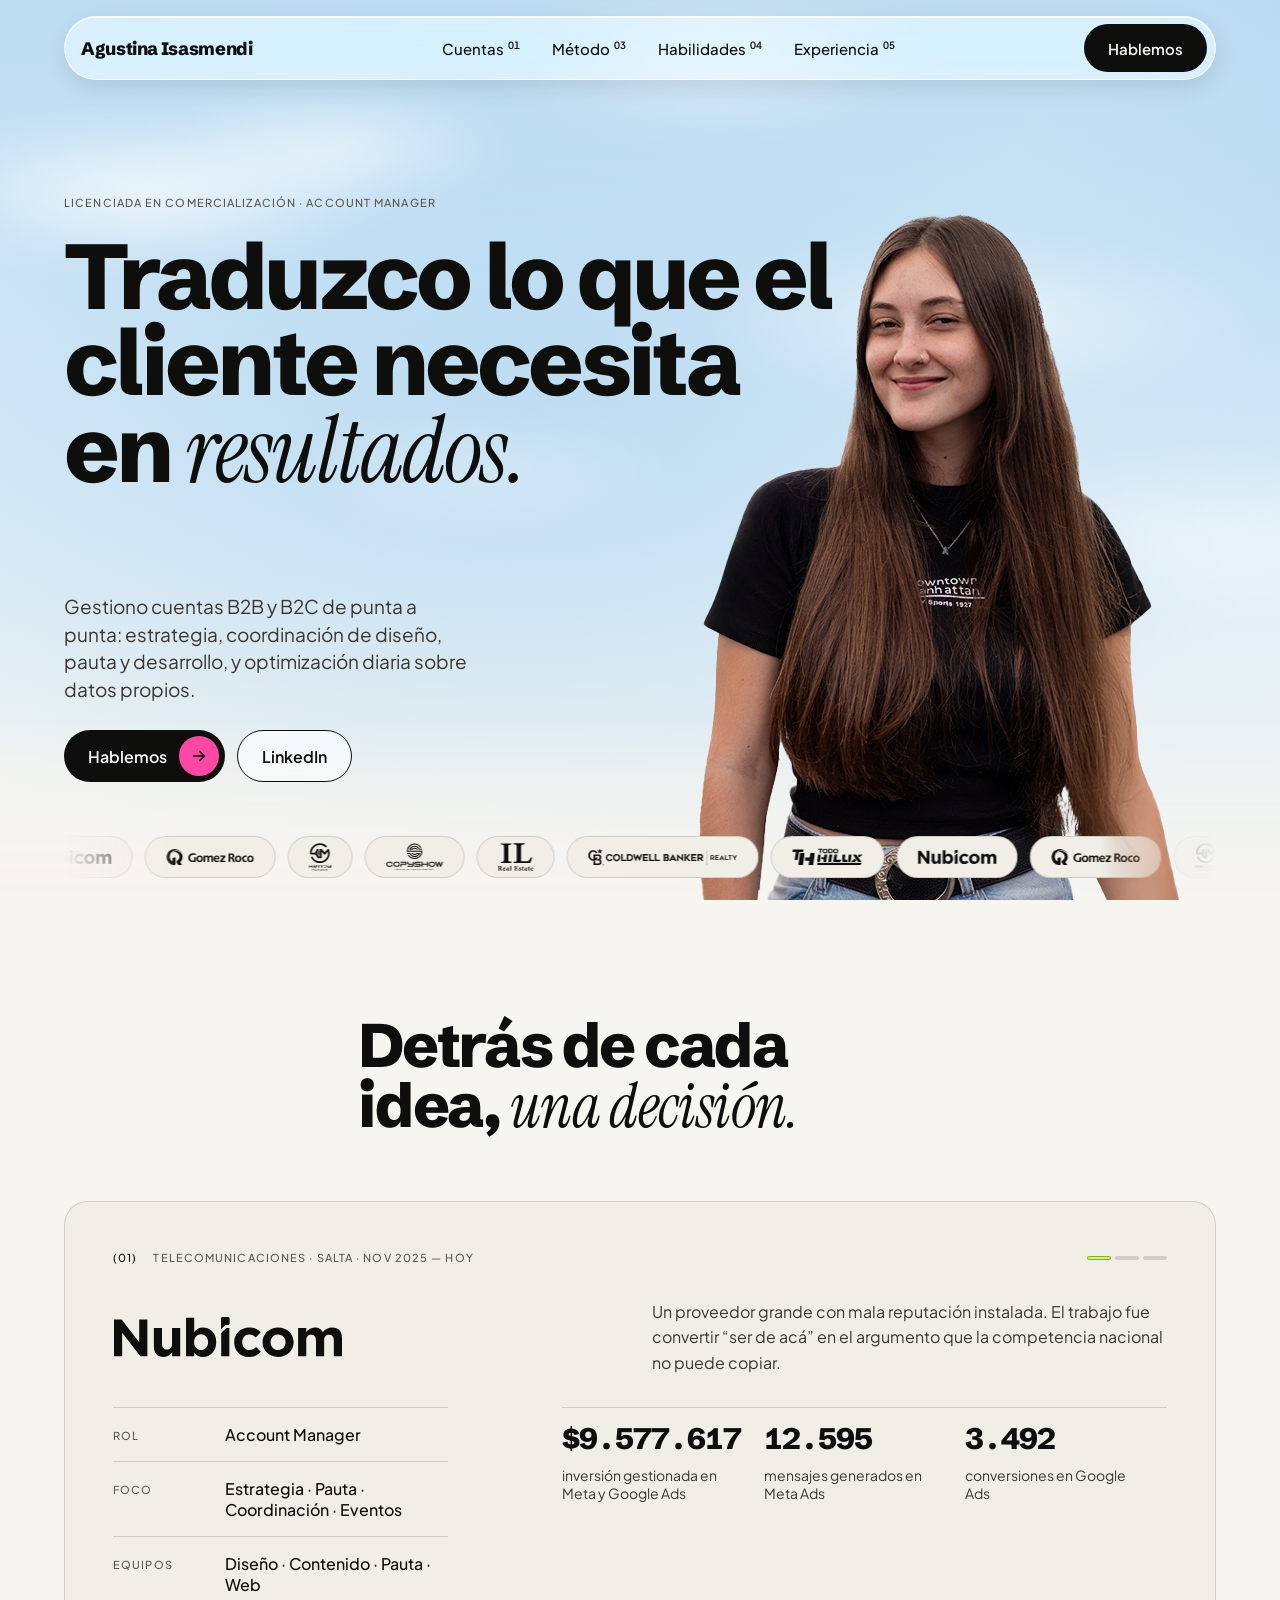
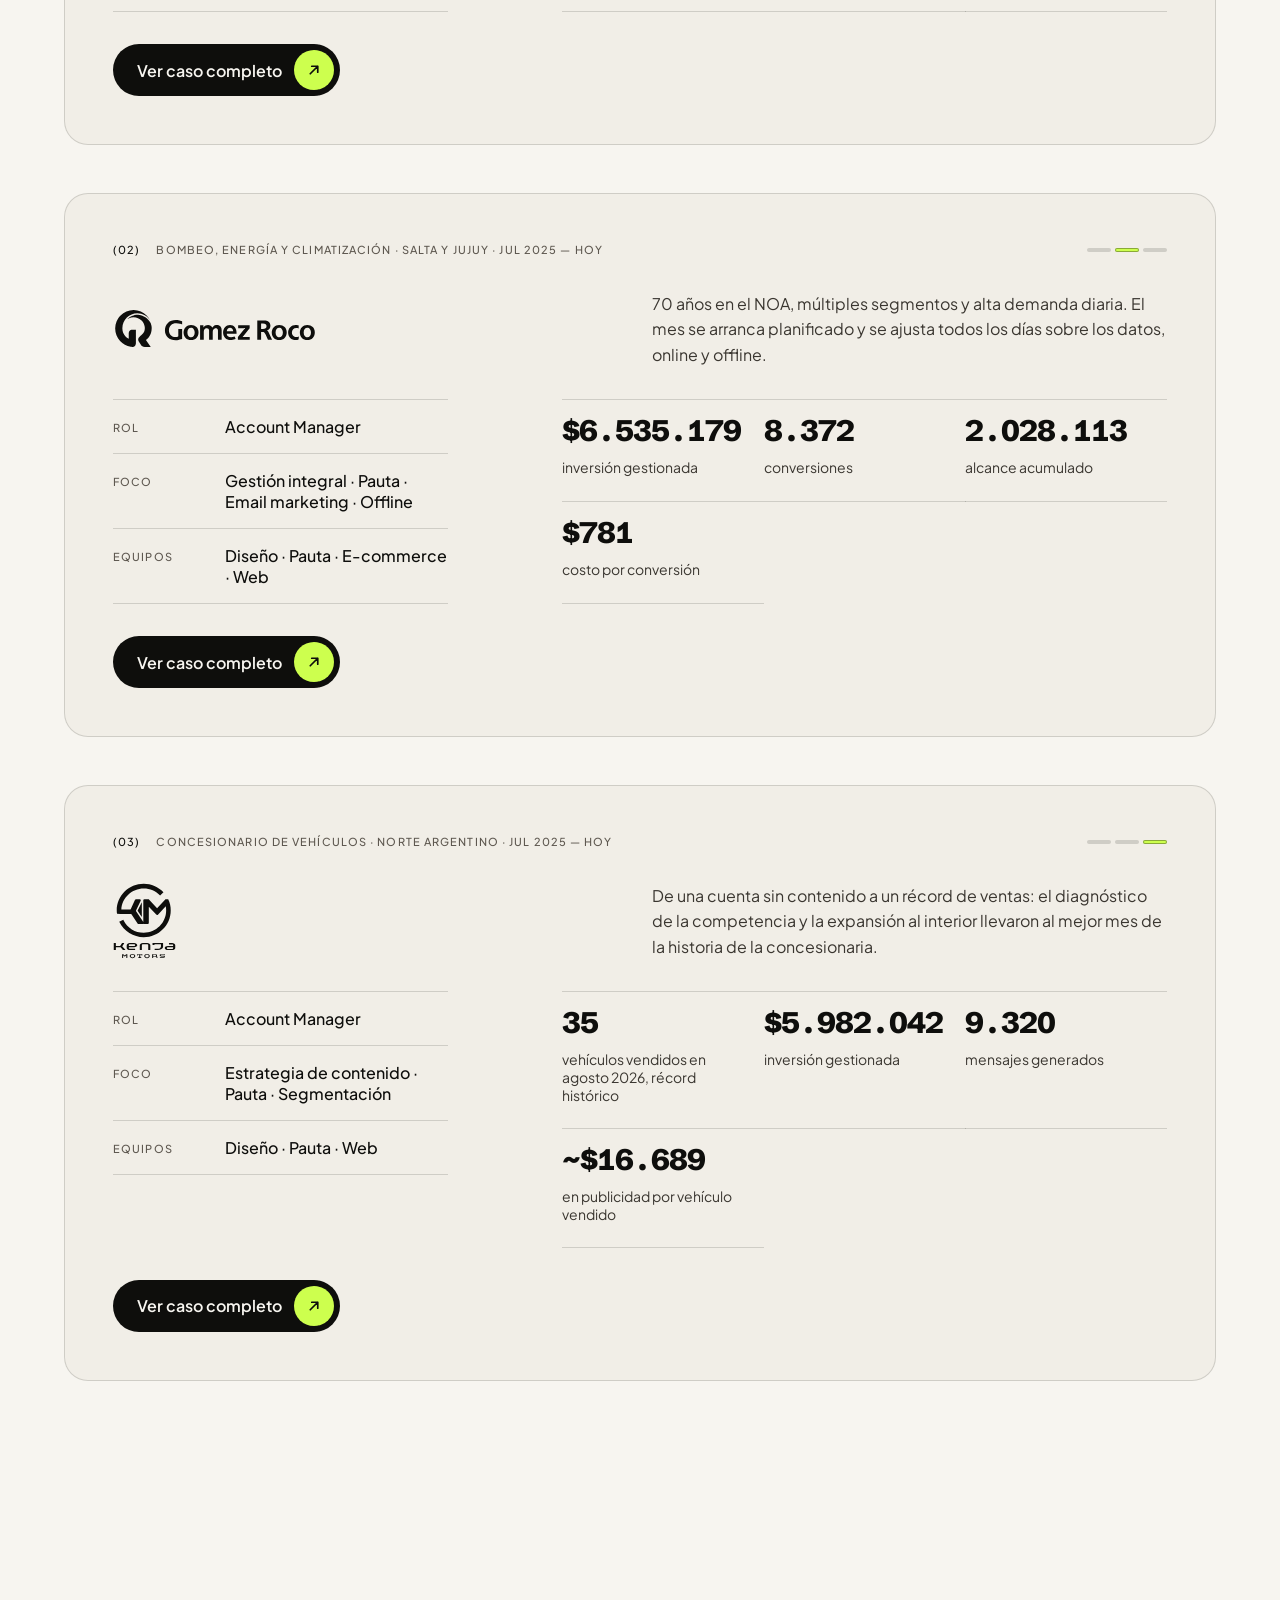
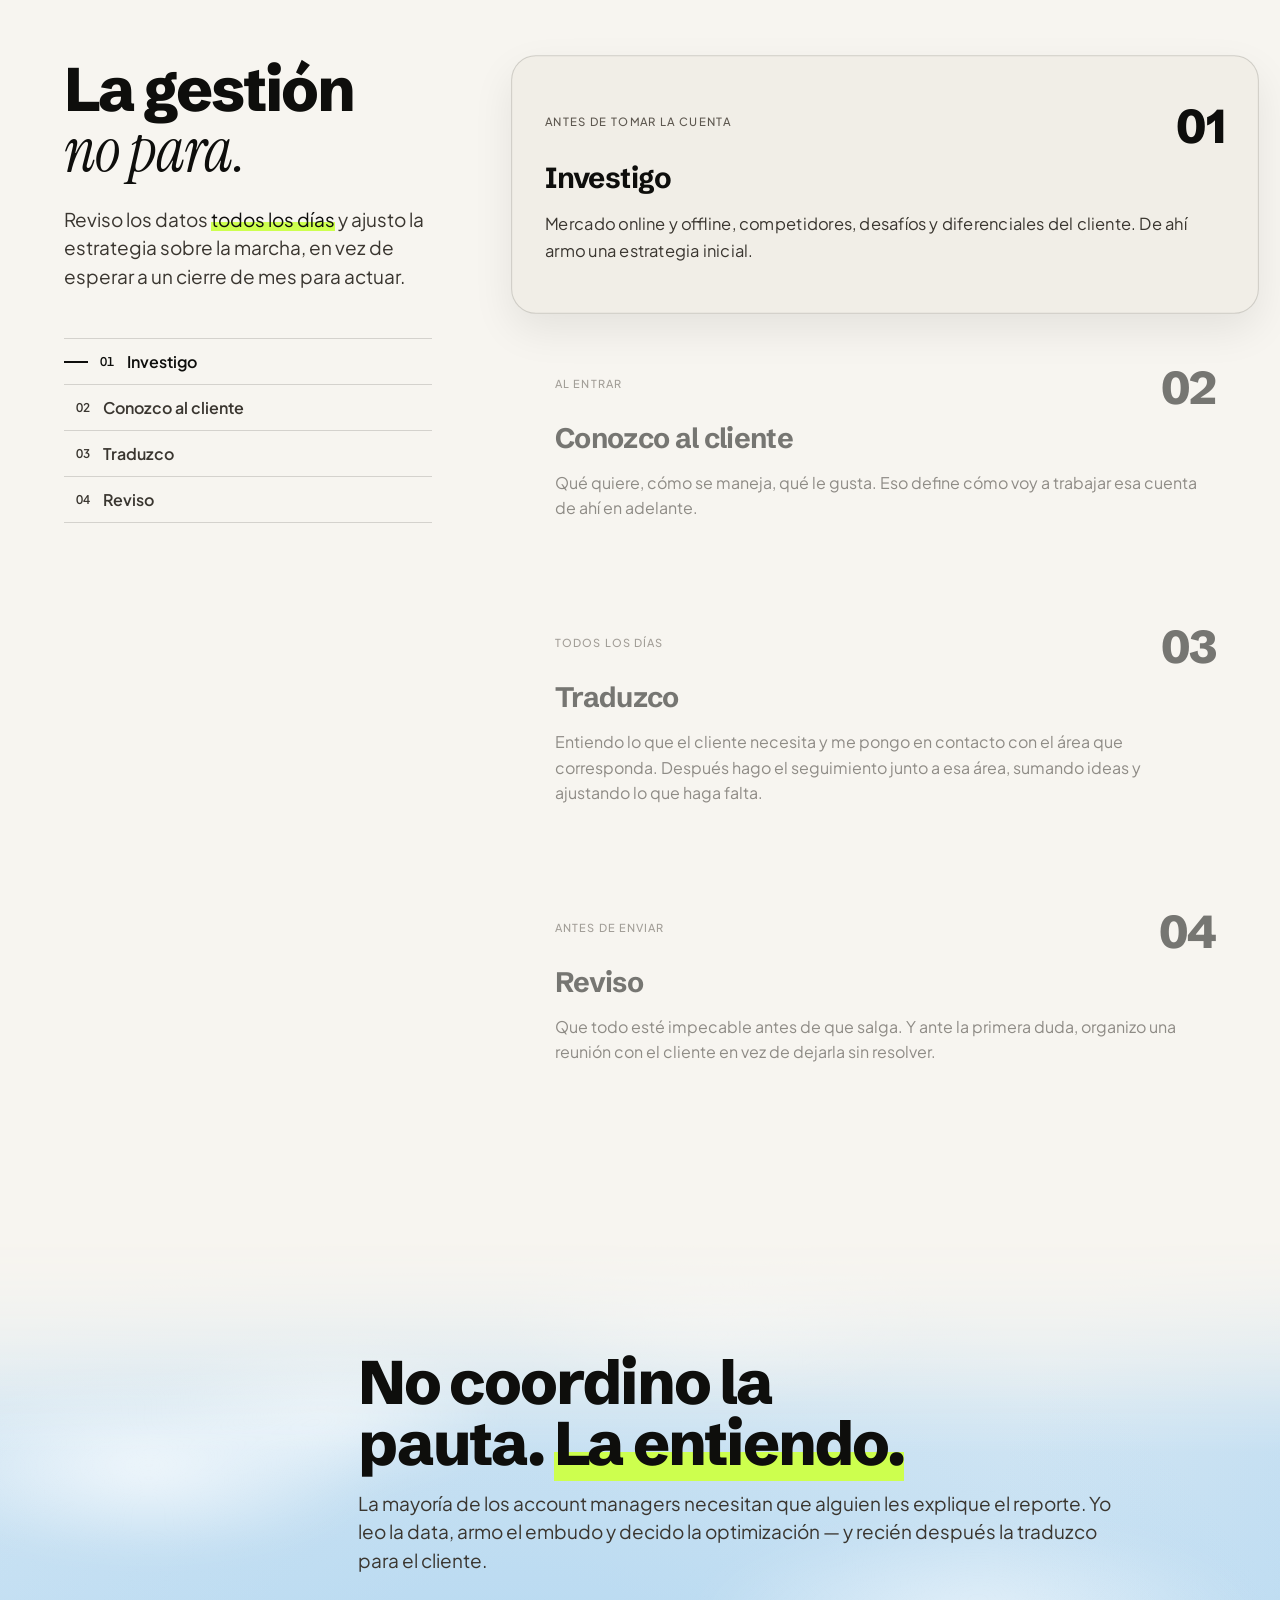
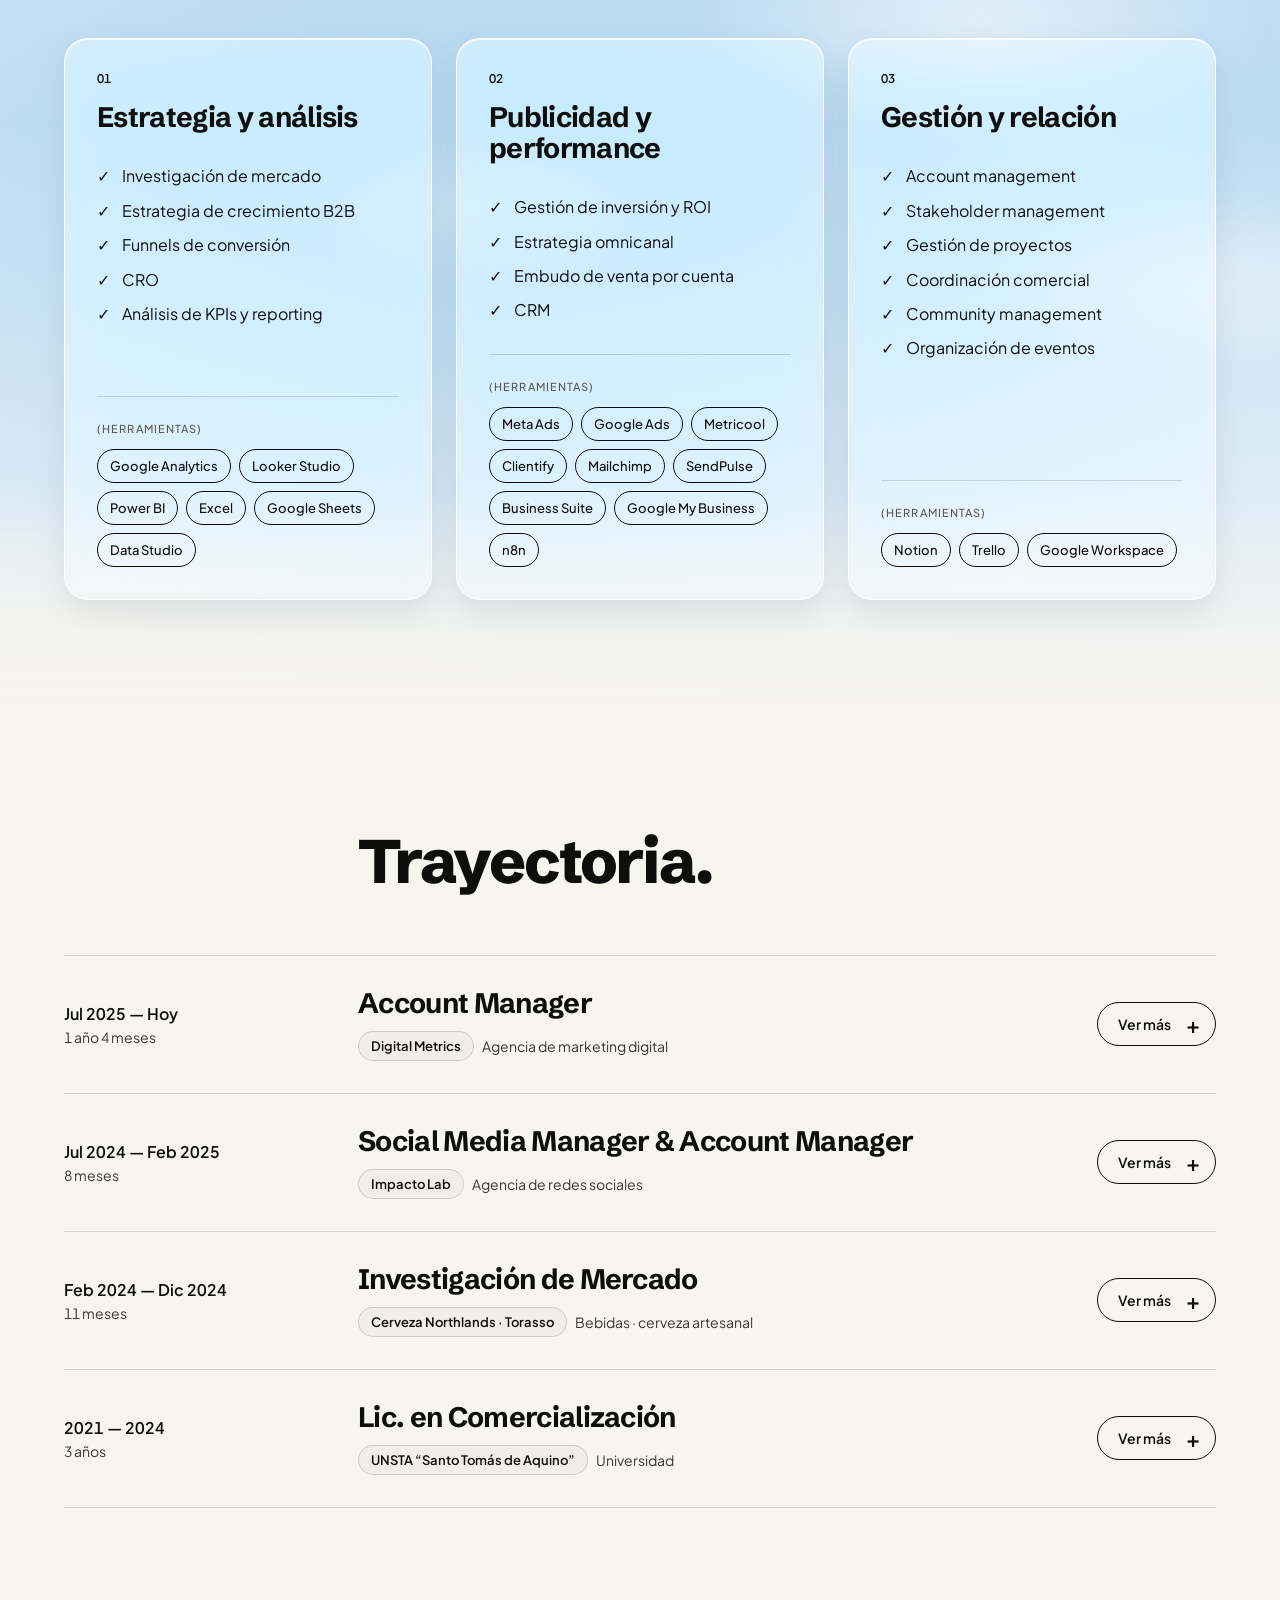
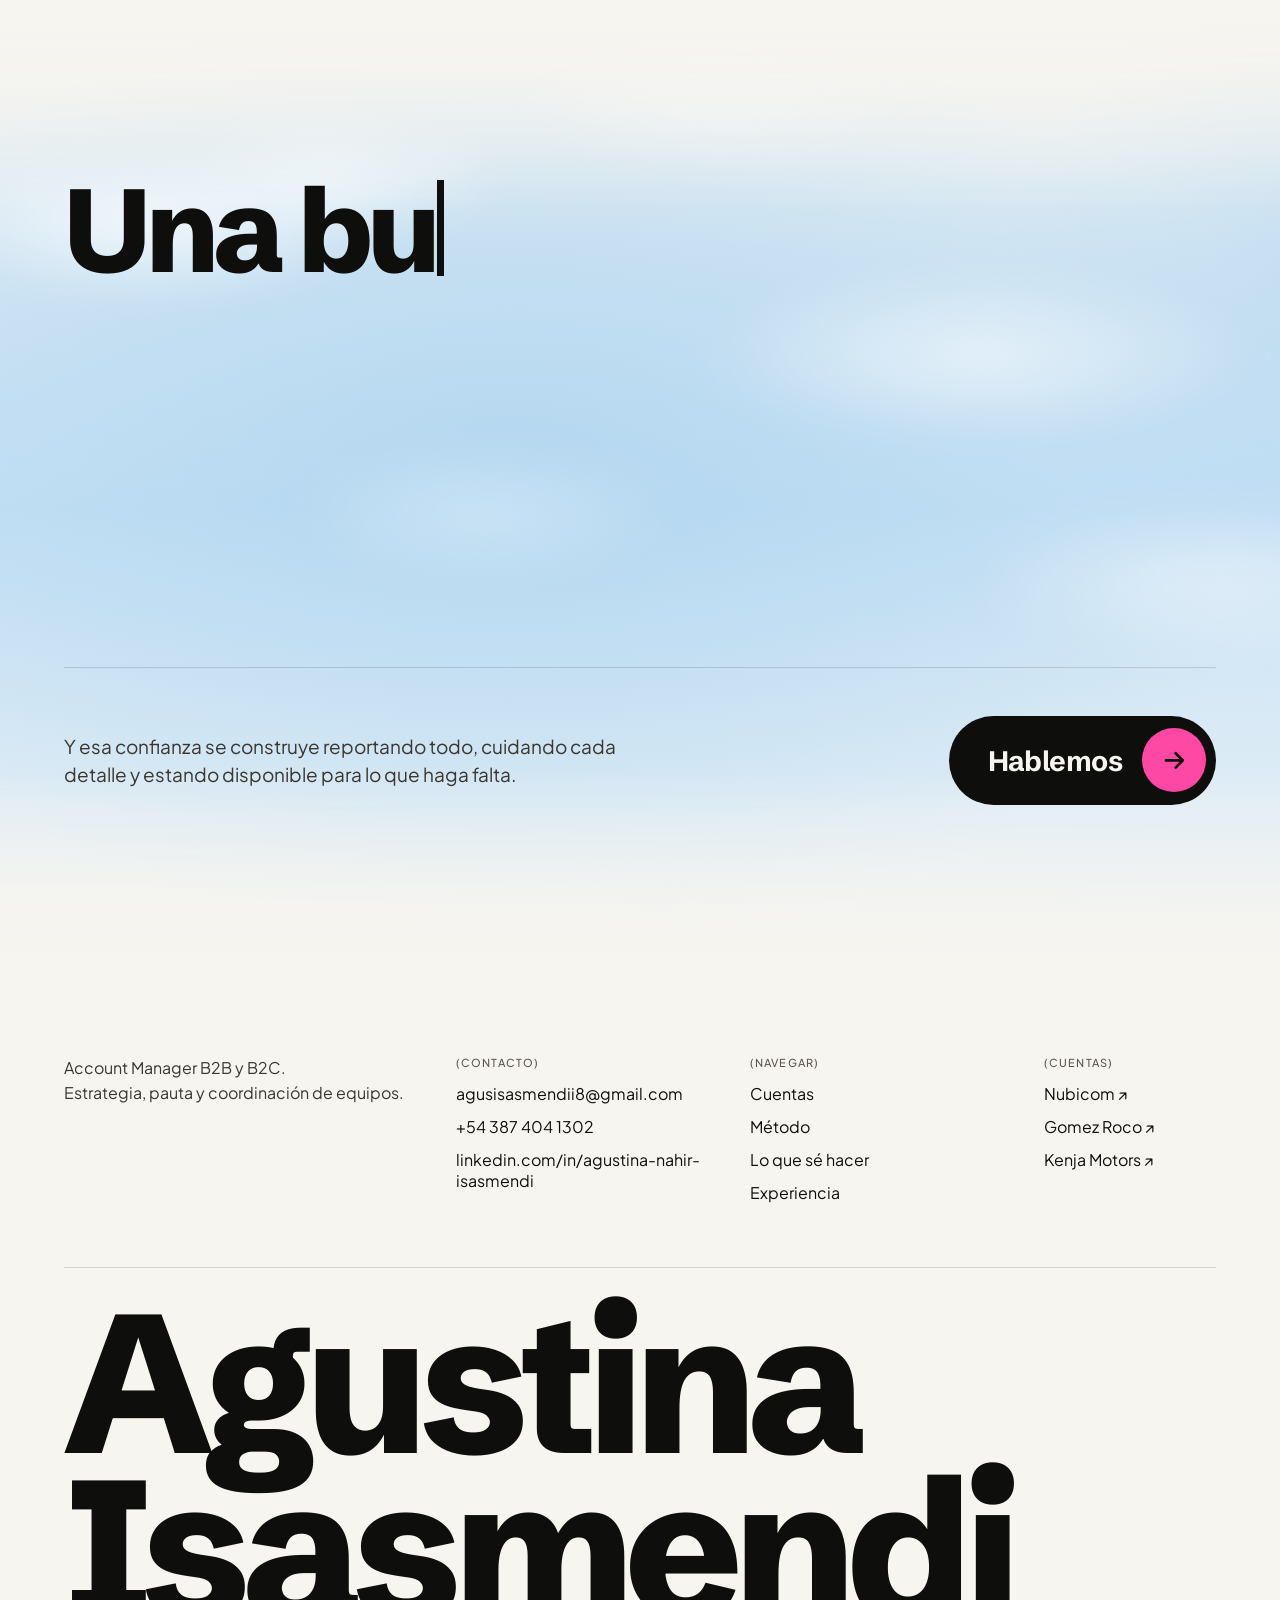
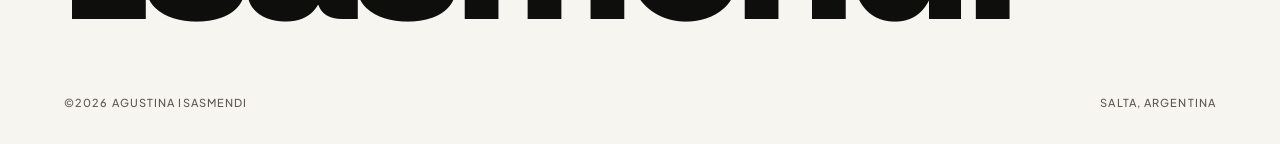
<file: index.html>
<!DOCTYPE html>
<html lang="es-AR">
<head>
<meta charset="utf-8">
<meta name="viewport" content="width=device-width, initial-scale=1">
<title>Agustina Isasmendi — Account Manager</title>
<meta name="description" content="Account Manager B2B y B2C en Salta. Traduzco lo que el cliente necesita en resultados.">
<link rel="canonical" href="https://www.agusisas.lat/">
<meta name="theme-color" content="#F7F5F0">
<link rel="icon" href="favicon.ico" sizes="any">
<link rel="icon" href="favicon.svg" type="image/svg+xml">
<link rel="apple-touch-icon" href="icons/apple-touch-icon.png">
<link rel="manifest" href="site.webmanifest">
<meta property="og:type" content="website">
<meta property="og:site_name" content="Agustina Isasmendi">
<meta property="og:locale" content="es_AR">
<meta property="og:url" content="https://www.agusisas.lat/">
<meta property="og:title" content="Agustina Isasmendi — Account Manager B2B y B2C">
<meta property="og:description" content="Gestión de cuentas B2B y B2C de punta a punta: estrategia, coordinación de diseño, pauta y desarrollo, y optimización diaria sobre datos.">
<meta property="og:image" content="https://www.agusisas.lat/og/home.png">
<meta property="og:image:type" content="image/png">
<meta property="og:image:width" content="1200">
<meta property="og:image:height" content="630">
<meta property="og:image:alt" content="Agustina Isasmendi, Account Manager, con el titular “Traduzco lo que el cliente necesita en resultados”">
<meta name="twitter:card" content="summary_large_image">
<meta name="twitter:title" content="Agustina Isasmendi — Account Manager B2B y B2C">
<meta name="twitter:description" content="Gestión de cuentas B2B y B2C de punta a punta: estrategia, coordinación de diseño, pauta y desarrollo, y optimización diaria sobre datos.">
<meta name="twitter:image" content="https://www.agusisas.lat/og/home.png">
<link rel="stylesheet" href="https://api.fontshare.com/v2/css?f[]=cabinet-grotesk@700,800&amp;f[]=general-sans@400,500,600&amp;f[]=zodiak@401&amp;display=swap">
<link rel="stylesheet" href="https://fonts.googleapis.com/css2?family=Schibsted+Grotesk:wght@700;800&amp;family=Plus+Jakarta+Sans:wght@400;500;600&amp;family=Instrument+Serif:ital@1&amp;display=swap">
<link rel="stylesheet" href="css/styles.css">
<link rel="stylesheet" href="css/portfolio.css">
<script src="js/smooth-scroll.js" defer></script>
<script src="js/count-up.js" defer></script>
<script src="js/portfolio.js" defer></script>
</head>
<body>

<header class="site-header">
  <nav class="nav nav--home" aria-label="Principal">
    <a class="nav__brand" href="#inicio" aria-label="Agustina Isasmendi, inicio">
      <span class="nav__name">Agustina Isasmendi</span>
    </a>
    <div class="nav__links">
      <a href="#cuentas">Cuentas<sup>01</sup></a>
      <a href="#metodo">Método<sup>03</sup></a>
      <a href="#habilidades">Habilidades<sup>04</sup></a>
      <a href="#experiencia">Experiencia<sup>05</sup></a>
    </div>
    <a class="btn btn--primary btn--sm" href="#contacto">Hablemos</a>
  </nav>
</header>

<main>
  <!-- 01 — Hero -->
  <section id="inicio" class="hero">
    <div class="sky sky--hero" aria-hidden="true"><div class="sky__light"></div><div class="sky__clouds"></div><div class="sky__clouds sky__clouds--far"></div></div>
    <img class="hero__photo" src="assets/agustina-hero.png" alt="Agustina Isasmendi" width="1080" height="1350" fetchpriority="high">
    <div class="grid hero__grid">
      <div class="hero__head col-1-10">
        <span class="label hero__eyebrow"><span>Licenciada en Comercialización</span><span class="hero__eyebrow-sep" aria-hidden="true"> · </span><span>Account Manager</span></span>
        <h1 class="hero__title">Traduzco lo que el cliente necesita en <em class="accent">resultados.</em></h1>
      </div>
      <div class="hero__intro col-1-6">
        <p class="hero__lead">Gestiono cuentas B2B y B2C de punta a punta: estrategia, coordinación de diseño, pauta y desarrollo, y optimización diaria sobre datos propios.</p>
        <div class="btn-row">
          <a class="btn btn--primary btn--md btn--arrow" href="mailto:agusisasmendii8@gmail.com">Hablemos <span class="btn__arrow" aria-hidden="true"><svg class="btn__icon" viewBox="0 0 24 24"><path d="M5 12h14M13 6l6 6-6 6"/></svg></span></a>
          <a class="btn btn--outline btn--md btn--glass" href="https://www.linkedin.com/in/agustina-nahir-isasmendi" target="_blank" rel="noopener">LinkedIn</a>
        </div>
      </div>
    </div>
    <div class="marquee" data-marquee>
      <div class="marquee__track" data-marquee-track>
        <div class="marquee__set">
          <div class="brand brand--logo"><img class="logo logo--dense" src="assets/logos/nubicom.svg" alt="Nubicom" height="14"></div>
          <div class="brand brand--logo"><img class="logo" src="assets/logos/gomez-roco.svg" alt="Gomez Roco" height="18"></div>
          <div class="brand brand--logo"><img class="logo logo--stacked" src="assets/logos/kenja-motors.svg" alt="Kenja Motors" height="28"></div>
          <div class="brand brand--logo"><img class="logo logo--stacked" src="assets/logos/copyshow.svg" alt="Copyshow" height="28"></div>
          <div class="brand brand--logo"><img class="logo logo--stacked" src="assets/logos/il-real-estate.svg" alt="IL Real Estate" height="28"></div>
          <div class="brand brand--logo"><img class="logo" src="assets/logos/coldwell-banker.svg" alt="Coldwell Banker Realty" height="18"></div>
          <div class="brand brand--logo"><img class="logo" src="assets/logos/todo-hilux.svg" alt="Todo Hilux" height="18"></div>
        </div>
        <!-- La segunda copia del set la agrega portfolio.js para el loop infinito -->
      </div>
    </div>
  </section>

  <!-- 03 — Cuentas -->
  <section id="cuentas" class="section">
    <div class="container">
      <div class="grid section-head">
        <div class="col-4-11 stack gap-16">
          <h2 class="h2">Detrás de cada idea, <em class="accent">una decisión.</em></h2>
        </div>
      </div>

      <div class="stack-item" data-stack>
        <article class="grid account glow" data-glow>
          <div class="col-1-13 account__head">
            <div class="label account__meta"><span>(01)</span><span>Telecomunicaciones · Salta · Nov 2025 — hoy</span></div>
            <div class="pos" role="img" aria-label="Cuenta 1 de 3"><span class="is-current"></span><span></span><span></span></div>
          </div>
          <h3 class="account__name account__logo col-1-7"><img class="logo" src="assets/logos/nubicom.svg" alt="Nubicom" height="44"></h3>
          <p class="body account__desc col-7-13">Un proveedor grande con mala reputación instalada. El trabajo fue convertir “ser de acá” en el argumento que la competencia nacional no puede copiar.</p>
          <dl class="spec col-1-5">
            <div><dt class="label">Rol</dt><dd>Account Manager</dd></div>
            <div><dt class="label">Foco</dt><dd>Estrategia · Pauta · Coordinación · Eventos</dd></div>
            <div><dt class="label">Equipos</dt><dd>Diseño · Contenido · Pauta · Web</dd></div>
          </dl>
          <div class="account__metrics col-6-13">
            <div><span class="account__value">$9.577.617</span><span class="account__label">inversión gestionada en Meta y Google Ads</span></div>
            <div><span class="account__value">12.595</span><span class="account__label">mensajes generados en Meta Ads</span></div>
            <div><span class="account__value">3.492</span><span class="account__label">conversiones en Google Ads</span></div>
          </div>
          <div class="col-1-13"><a class="btn btn--primary btn--md btn--arrow" href="caso-nubicom.html">Ver caso completo <span class="btn__arrow btn__arrow--lime" aria-hidden="true"><svg class="btn__icon" viewBox="0 0 24 24"><path d="M7 17 17 7M9 7h8v8"/></svg></span></a></div>
        </article>
      </div>

      <div id="cuenta-02" class="stack-item" data-stack>
        <article class="grid account glow" data-glow>
          <div class="col-1-13 account__head">
            <div class="label account__meta"><span>(02)</span><span>Bombeo, energía y climatización · Salta y Jujuy · Jul 2025 — hoy</span></div>
            <div class="pos" role="img" aria-label="Cuenta 2 de 3"><span></span><span class="is-current"></span><span></span></div>
          </div>
          <h3 class="account__name account__logo col-1-7"><img class="logo" src="assets/logos/gomez-roco.svg" alt="Gomez Roco" height="44"></h3>
          <p class="body account__desc col-7-13">70 años en el NOA, múltiples segmentos y alta demanda diaria. El mes se arranca planificado y se ajusta todos los días sobre los datos, online y offline.</p>
          <dl class="spec col-1-5">
            <div><dt class="label">Rol</dt><dd>Account Manager</dd></div>
            <div><dt class="label">Foco</dt><dd>Gestión integral · Pauta · Email marketing · Offline</dd></div>
            <div><dt class="label">Equipos</dt><dd>Diseño · Pauta · E-commerce · Web</dd></div>
          </dl>
          <div class="account__metrics col-6-13">
            <div><span class="account__value">$6.535.179</span><span class="account__label">inversión gestionada</span></div>
            <div><span class="account__value">8.372</span><span class="account__label">conversiones</span></div>
            <div><span class="account__value">2.028.113</span><span class="account__label">alcance acumulado</span></div>
            <div><span class="account__value">$781</span><span class="account__label">costo por conversión</span></div>
          </div>
          <div class="col-1-13"><a class="btn btn--primary btn--md btn--arrow" href="caso-gomez-roco.html">Ver caso completo <span class="btn__arrow btn__arrow--lime" aria-hidden="true"><svg class="btn__icon" viewBox="0 0 24 24"><path d="M7 17 17 7M9 7h8v8"/></svg></span></a></div>
        </article>
      </div>

      <div id="cuenta-03" class="stack-item" data-stack>
        <article class="grid account glow" data-glow>
          <div class="col-1-13 account__head">
            <div class="label account__meta"><span>(03)</span><span>Concesionario de vehículos · Norte argentino · Jul 2025 — hoy</span></div>
            <div class="pos" role="img" aria-label="Cuenta 3 de 3"><span></span><span></span><span class="is-current"></span></div>
          </div>
          <h3 class="account__name account__logo col-1-7"><img class="logo logo--stacked" src="assets/logos/kenja-motors.svg" alt="Kenja Motors" height="88"></h3>
          <p class="body account__desc col-7-13">De una cuenta sin contenido a un récord de ventas: el diagnóstico de la competencia y la expansión al interior llevaron al mejor mes de la historia de la concesionaria.</p>
          <dl class="spec col-1-5">
            <div><dt class="label">Rol</dt><dd>Account Manager</dd></div>
            <div><dt class="label">Foco</dt><dd>Estrategia de contenido · Pauta · Segmentación</dd></div>
            <div><dt class="label">Equipos</dt><dd>Diseño · Pauta · Web</dd></div>
          </dl>
          <div class="account__metrics col-6-13">
            <div><span class="account__value">35</span><span class="account__label">vehículos vendidos en agosto 2026, récord histórico</span></div>
            <div><span class="account__value">$5.982.042</span><span class="account__label">inversión gestionada</span></div>
            <div><span class="account__value">9.320</span><span class="account__label">mensajes generados</span></div>
            <div><span class="account__value">~$16.690</span><span class="account__label">en publicidad por vehículo vendido</span></div>
          </div>
          <div class="col-1-13"><a class="btn btn--primary btn--md btn--arrow" href="caso-kenja-motors.html">Ver caso completo <span class="btn__arrow btn__arrow--lime" aria-hidden="true"><svg class="btn__icon" viewBox="0 0 24 24"><path d="M7 17 17 7M9 7h8v8"/></svg></span></a></div>
        </article>
      </div>
    </div>
  </section>

  <!-- 06 — Método -->
  <section id="metodo" class="section">
    <div class="container">
      <div class="grid method">
        <div class="method__intro col-1-5">
          <h2 class="h2">La gestión <em class="accent">no para.</em></h2>
          <p class="lead">Reviso los datos <span class="marker">todos los días</span> y ajusto la estrategia sobre la marcha, en vez de esperar a un cierre de mes para actuar.</p>
          <ol class="method__index wide-only" aria-hidden="true" data-step-index>
            <li class="is-active"><span class="method__bar"></span><span class="index-num">01</span>Investigo</li>
            <li><span class="method__bar"></span><span class="index-num">02</span>Conozco al cliente</li>
            <li><span class="method__bar"></span><span class="index-num">03</span>Traduzco</li>
            <li><span class="method__bar"></span><span class="index-num">04</span>Reviso</li>
          </ol>
        </div>
        <ol class="steps col-6-13">
          <li class="step is-active" data-step>
            <div class="step__top"><span class="label">Antes de tomar la cuenta</span><span class="step__num" aria-hidden="true">01</span></div>
            <h3 class="h3">Investigo</h3>
            <p class="body">Mercado online y offline, competidores, desafíos y diferenciales del cliente. De ahí armo una estrategia inicial.</p>
          </li>
          <li class="step" data-step>
            <div class="step__top"><span class="label">Al entrar</span><span class="step__num" aria-hidden="true">02</span></div>
            <h3 class="h3">Conozco al cliente</h3>
            <p class="body">Qué quiere, cómo se maneja, qué le gusta. Eso define cómo voy a trabajar esa cuenta de ahí en adelante.</p>
          </li>
          <li class="step" data-step>
            <div class="step__top"><span class="label">Todos los días</span><span class="step__num" aria-hidden="true">03</span></div>
            <h3 class="h3">Traduzco</h3>
            <p class="body">Entiendo lo que el cliente necesita y me pongo en contacto con el área que corresponda. Después hago el seguimiento junto a esa área, sumando ideas y ajustando lo que haga falta.</p>
          </li>
          <li class="step" data-step>
            <div class="step__top"><span class="label">Antes de enviar</span><span class="step__num" aria-hidden="true">04</span></div>
            <h3 class="h3">Reviso</h3>
            <p class="body">Que todo esté impecable antes de que salga. Y ante la primera duda, organizo una reunión con el cliente en vez de dejarla sin resolver.</p>
          </li>
        </ol>
      </div>
    </div>
  </section>

  <!-- 07 — Lo que sé hacer -->
  <section id="habilidades" class="section skills-section">
    <div class="sky sky--skills" aria-hidden="true"><div class="sky__light"></div><div class="sky__clouds"></div><div class="sky__clouds sky__clouds--far"></div></div>
    <div class="container section-body">
      <div class="grid" style="align-items:end">
        <div class="col-4-12 stack gap-16">
          <h2 class="h2">No coordino la pauta. <span class="marker">La entiendo.</span></h2>
          <p class="lead">La mayoría de los account managers necesitan que alguien les explique el reporte. Yo leo la data, armo el embudo y decido la optimización — y recién después la traduzco para el cliente.</p>
        </div>
      </div>
      <ul class="skills">
        <li class="skill glow" data-glow>
          <div class="skill__head"><span class="index-num">01</span><h3 class="h3">Estrategia y análisis</h3></div>
          <ul class="skill__items">
            <li>Investigación de mercado</li>
            <li>Estrategia de crecimiento B2B</li>
            <li>Funnels de conversión</li>
            <li>CRO</li>
            <li>Análisis de KPIs y reporting</li>
          </ul>
          <div class="skill__tools">
            <span class="label">(Herramientas)</span>
            <div class="chips"><span class="chip">Google Analytics</span><span class="chip">Looker Studio</span><span class="chip">Power BI</span><span class="chip">Excel</span><span class="chip">Google Sheets</span><span class="chip">Data Studio</span></div>
          </div>
        </li>
        <li class="skill glow" data-glow>
          <div class="skill__head"><span class="index-num">02</span><h3 class="h3">Publicidad y performance</h3></div>
          <ul class="skill__items">
            <li>Gestión de inversión y ROI</li>
            <li>Estrategia omnicanal</li>
            <li>Embudo de venta por cuenta</li>
            <li>CRM</li>
          </ul>
          <div class="skill__tools">
            <span class="label">(Herramientas)</span>
            <div class="chips"><span class="chip">Meta Ads</span><span class="chip">Google Ads</span><span class="chip">Metricool</span><span class="chip">Clientify</span><span class="chip">Mailchimp</span><span class="chip">SendPulse</span><span class="chip">Business Suite</span><span class="chip">Google My Business</span><span class="chip">n8n</span></div>
          </div>
        </li>
        <li class="skill glow" data-glow>
          <div class="skill__head"><span class="index-num">03</span><h3 class="h3">Gestión y relación</h3></div>
          <ul class="skill__items">
            <li>Account management</li>
            <li>Stakeholder management</li>
            <li>Gestión de proyectos</li>
            <li>Coordinación comercial</li>
            <li>Community management</li>
            <li>Organización de eventos</li>
          </ul>
          <div class="skill__tools">
            <span class="label">(Herramientas)</span>
            <div class="chips"><span class="chip">Notion</span><span class="chip">Trello</span><span class="chip">Google Workspace</span></div>
          </div>
        </li>
      </ul>
    </div>
  </section>

  <!-- 08 — Experiencia -->
  <section id="experiencia" class="section">
    <div class="container section-body">
      <div class="grid" style="align-items:end">
        <h2 class="h2 col-4-11">Trayectoria.</h2>
      </div>
      <div class="jobs">
        <details class="job" data-job>
          <summary class="job__summary">
            <span class="job__when"><span class="job__date">Jul 2025 — Hoy</span><span class="job__dur">1 año 4 meses</span></span>
            <span class="job__what"><span class="h3">Account Manager</span><span class="job__co"><span class="job__chip">Digital Metrics</span><span class="job__sector">Agencia de marketing digital</span></span></span>
            <span class="job__more">Ver más <span class="job__plus" aria-hidden="true">+</span></span>
            <span class="job__chev" aria-hidden="true"><span></span></span>
          </summary>
          <div class="job__body" data-job-body>
            <div class="grid job__content">
              <div class="job__place col-1-4"><span class="job__place-label">Ciudad · modalidad</span><span class="job__place-value">Salta Capital · Híbrido</span></div>
              <div class="col-4-11 stack gap-24">
                <p class="body">Dirección estratégica de cuentas B2B, gestión de relación con clientes y coordinación con áreas especializadas. Foco en crecimiento, rentabilidad y eficiencia a través de datos. Diseño de dashboards y seguimiento de proyectos end-to-end.</p>
              </div>
            </div>
          </div>
        </details>
        <details class="job" data-job>
          <summary class="job__summary">
            <span class="job__when"><span class="job__date">Jul 2024 — Feb 2025</span><span class="job__dur">8 meses</span></span>
            <span class="job__what"><span class="h3">Social Media Manager &amp; Account Manager</span><span class="job__co"><span class="job__chip">Impacto Lab</span><span class="job__sector">Agencia de redes sociales</span></span></span>
            <span class="job__more">Ver más <span class="job__plus" aria-hidden="true">+</span></span>
            <span class="job__chev" aria-hidden="true"><span></span></span>
          </summary>
          <div class="job__body" data-job-body>
            <div class="grid job__content">
              <div class="job__place col-1-4"><span class="job__place-label">Ciudad · modalidad</span><span class="job__place-value">San Miguel de Tucumán · Híbrido</span></div>
              <div class="col-4-11 stack gap-24">
                <p class="body">Gestión y planificación estratégica de redes sociales para múltiples marcas. Nexo entre clientes y equipo de diseño, coordinando calendarios, aprobaciones y campañas de storytelling.</p>
              </div>
            </div>
          </div>
        </details>
        <details class="job" data-job>
          <summary class="job__summary">
            <span class="job__when"><span class="job__date">Feb 2024 — Dic 2024</span><span class="job__dur">11 meses</span></span>
            <span class="job__what"><span class="h3">Investigación de Mercado</span><span class="job__co"><span class="job__chip">Cerveza Northlands · Torasso</span><span class="job__sector">Bebidas · cerveza artesanal</span></span></span>
            <span class="job__more">Ver más <span class="job__plus" aria-hidden="true">+</span></span>
            <span class="job__chev" aria-hidden="true"><span></span></span>
          </summary>
          <div class="job__body" data-job-body>
            <div class="grid job__content">
              <div class="job__place col-1-4"><span class="job__place-label">Ciudad · modalidad</span><span class="job__place-value">San Miguel de Tucumán · Presencial</span></div>
              <div class="col-4-11 stack gap-24">
                <p class="body">Dirección estratégica del lanzamiento de una cerveza artesanal con producción industrial: investigación y validación de oportunidad, branding, propuesta de valor y plan de go-to-market.</p>
              </div>
            </div>
          </div>
        </details>
        <details class="job" data-job>
          <summary class="job__summary">
            <span class="job__when"><span class="job__date">2021 — 2024</span><span class="job__dur">3 años</span></span>
            <span class="job__what"><span class="h3">Lic. en Comercialización</span><span class="job__co"><span class="job__chip">UNSTA “Santo Tomás de Aquino”</span><span class="job__sector">Universidad</span></span></span>
            <span class="job__more">Ver más <span class="job__plus" aria-hidden="true">+</span></span>
            <span class="job__chev" aria-hidden="true"><span></span></span>
          </summary>
          <div class="job__body" data-job-body>
            <div class="grid job__content">
              <div class="job__place col-1-4"><span class="job__place-label">Ciudad · modalidad</span><span class="job__place-value">San Miguel de Tucumán · Presencial</span></div>
              <div class="col-4-11 stack gap-24">
                <p class="body">Licenciatura en Comercialización.</p>
              </div>
            </div>
          </div>
        </details>
      </div>
    </div>
  </section>

  <!-- 09 — Cierre -->
  <section id="contacto" class="cta">
    <div class="sky sky--cta" aria-hidden="true"><div class="sky__light"></div><div class="sky__clouds"></div><div class="sky__clouds sky__clouds--far"></div></div>
    <div class="container cta__inner">
      <h2 class="cta__title" aria-label="Una buena cuenta se sostiene en la confianza." data-typer><span aria-hidden="true">Una buena cuenta se sostiene en la <em class="accent">confianza.</em></span></h2>
      <div class="cta__row">
        <p class="lead">Y esa confianza se construye reportando todo, cuidando cada detalle y estando disponible para lo que haga falta.</p>
        <a class="btn btn--primary btn--xl" href="mailto:agusisasmendii8@gmail.com">Hablemos <span class="btn__arrow" aria-hidden="true"><svg class="btn__icon" viewBox="0 0 24 24"><path d="M5 12h14M13 6l6 6-6 6"/></svg></span></a>
      </div>
    </div>
  </section>
</main>

<footer class="site-footer site-footer--home">
  <div class="container">
    <div class="grid footer-cols">
      <p class="body col-1-5">Account Manager B2B y B2C.<br>Estrategia, pauta y coordinación de equipos.</p>
      <div class="footer-col col-5-8">
        <span class="label">(Contacto)</span>
        <a href="mailto:agusisasmendii8@gmail.com">agusisasmendii8@gmail.com</a>
        <a href="tel:+543874041302">+54 387 404 1302</a>
        <a href="https://www.linkedin.com/in/agustina-nahir-isasmendi" target="_blank" rel="noopener">linkedin.com/in/agustina-nahir-isasmendi</a>
      </div>
      <div class="footer-col col-8-11">
        <span class="label">(Navegar)</span>
        <a href="#cuentas">Cuentas</a>
        <a href="#metodo">Método</a>
        <a href="#habilidades">Lo que sé hacer</a>
        <a href="#experiencia">Experiencia</a>
      </div>
      <div class="footer-col col-11-13">
        <span class="label">(Cuentas)</span>
        <a href="caso-nubicom.html">Nubicom ↗</a>
        <a href="caso-gomez-roco.html">Gomez Roco ↗</a>
        <a href="caso-kenja-motors.html">Kenja Motors ↗</a>
      </div>
    </div>
    <div class="site-footer__name" aria-hidden="true">Agustina<br>Isasmendi</div>
    <div class="label site-footer__legal"><span>©2026 Agustina Isasmendi</span><span>Salta, Argentina</span></div>
  </div>
</footer>

</body>
</html>
</file>
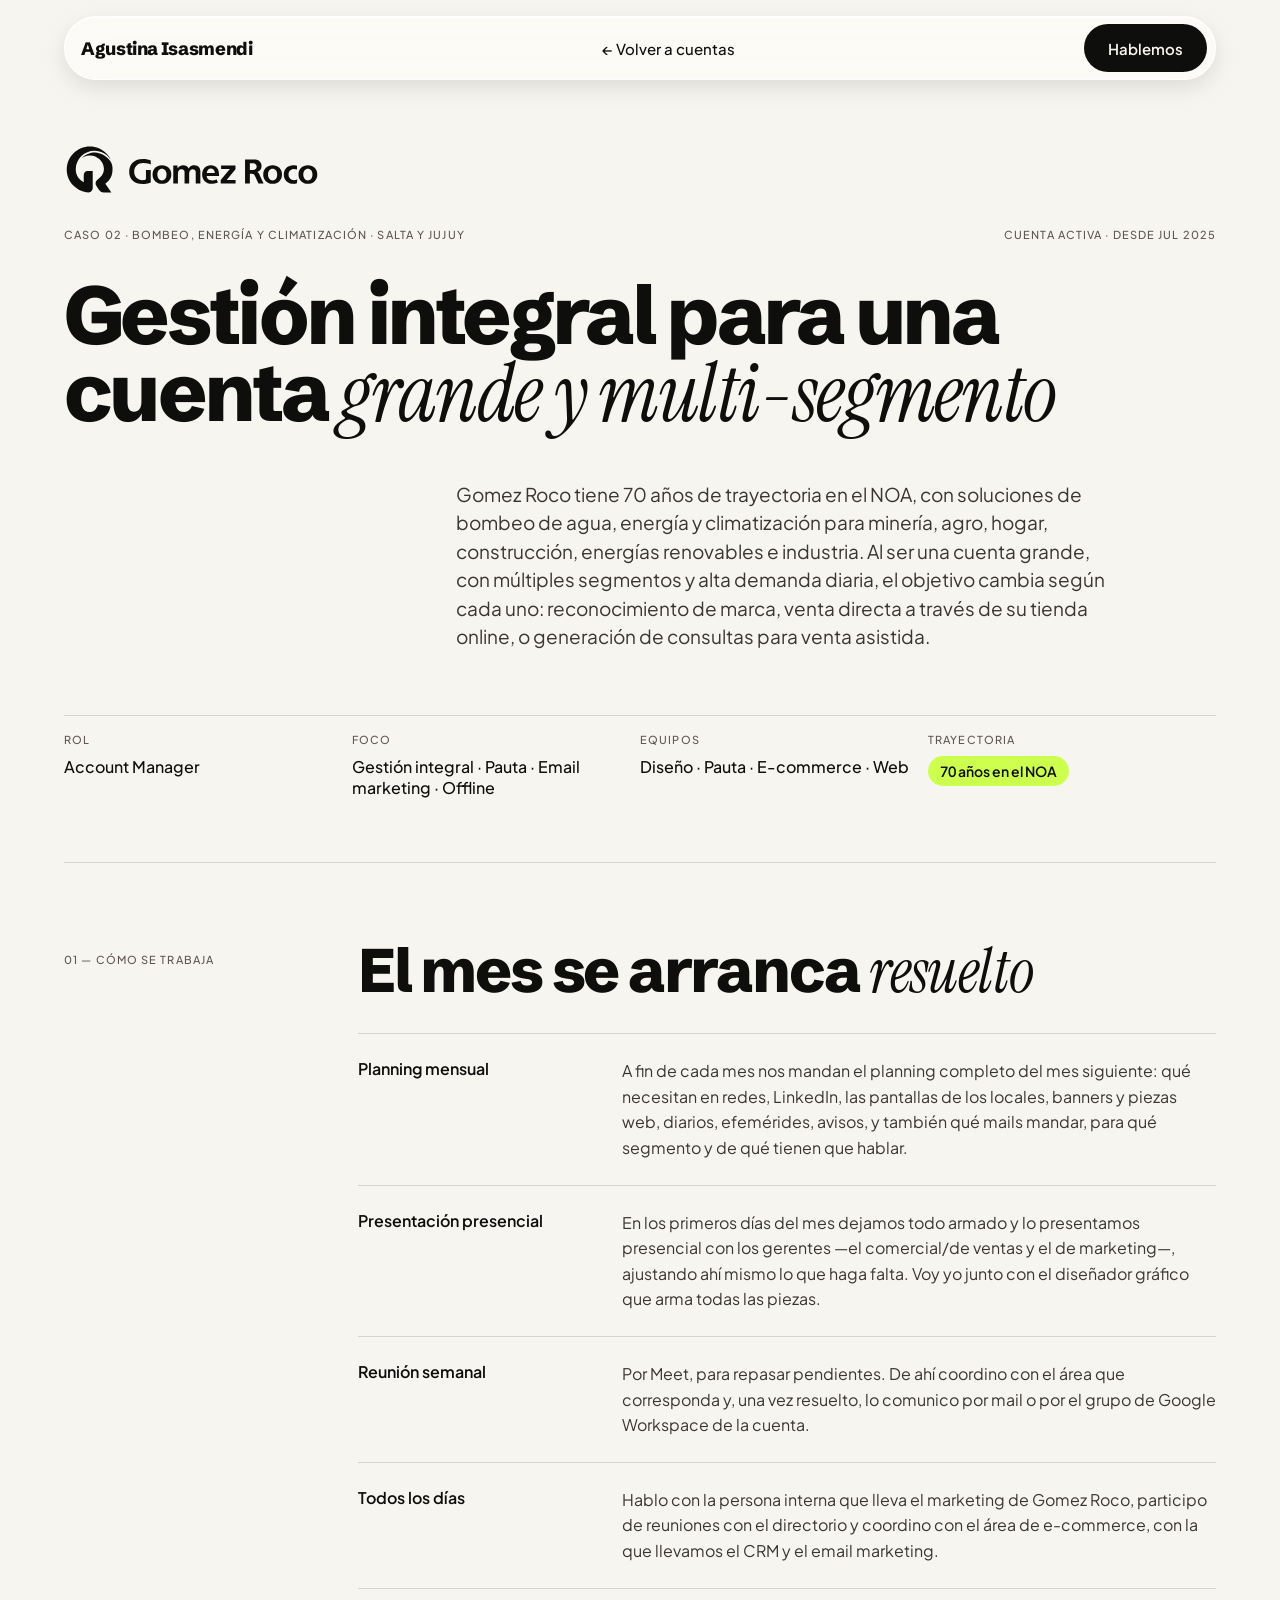
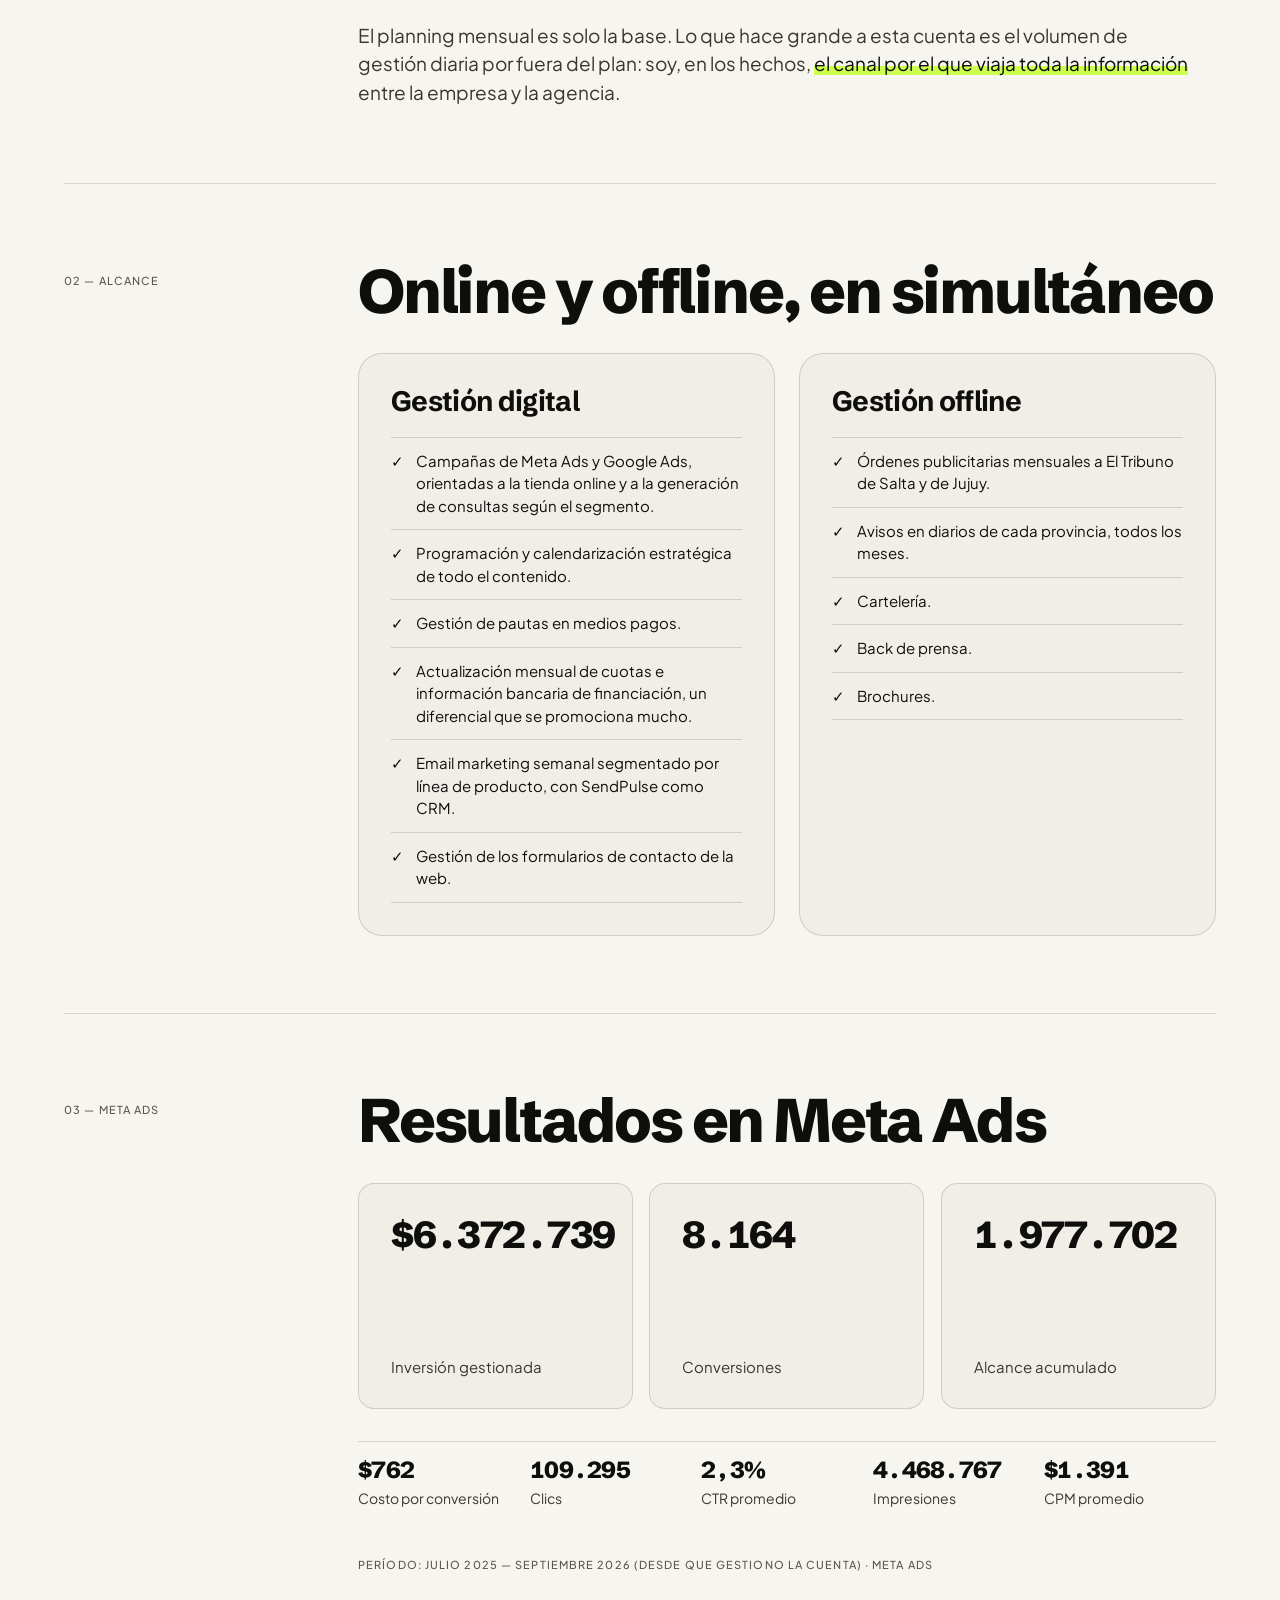
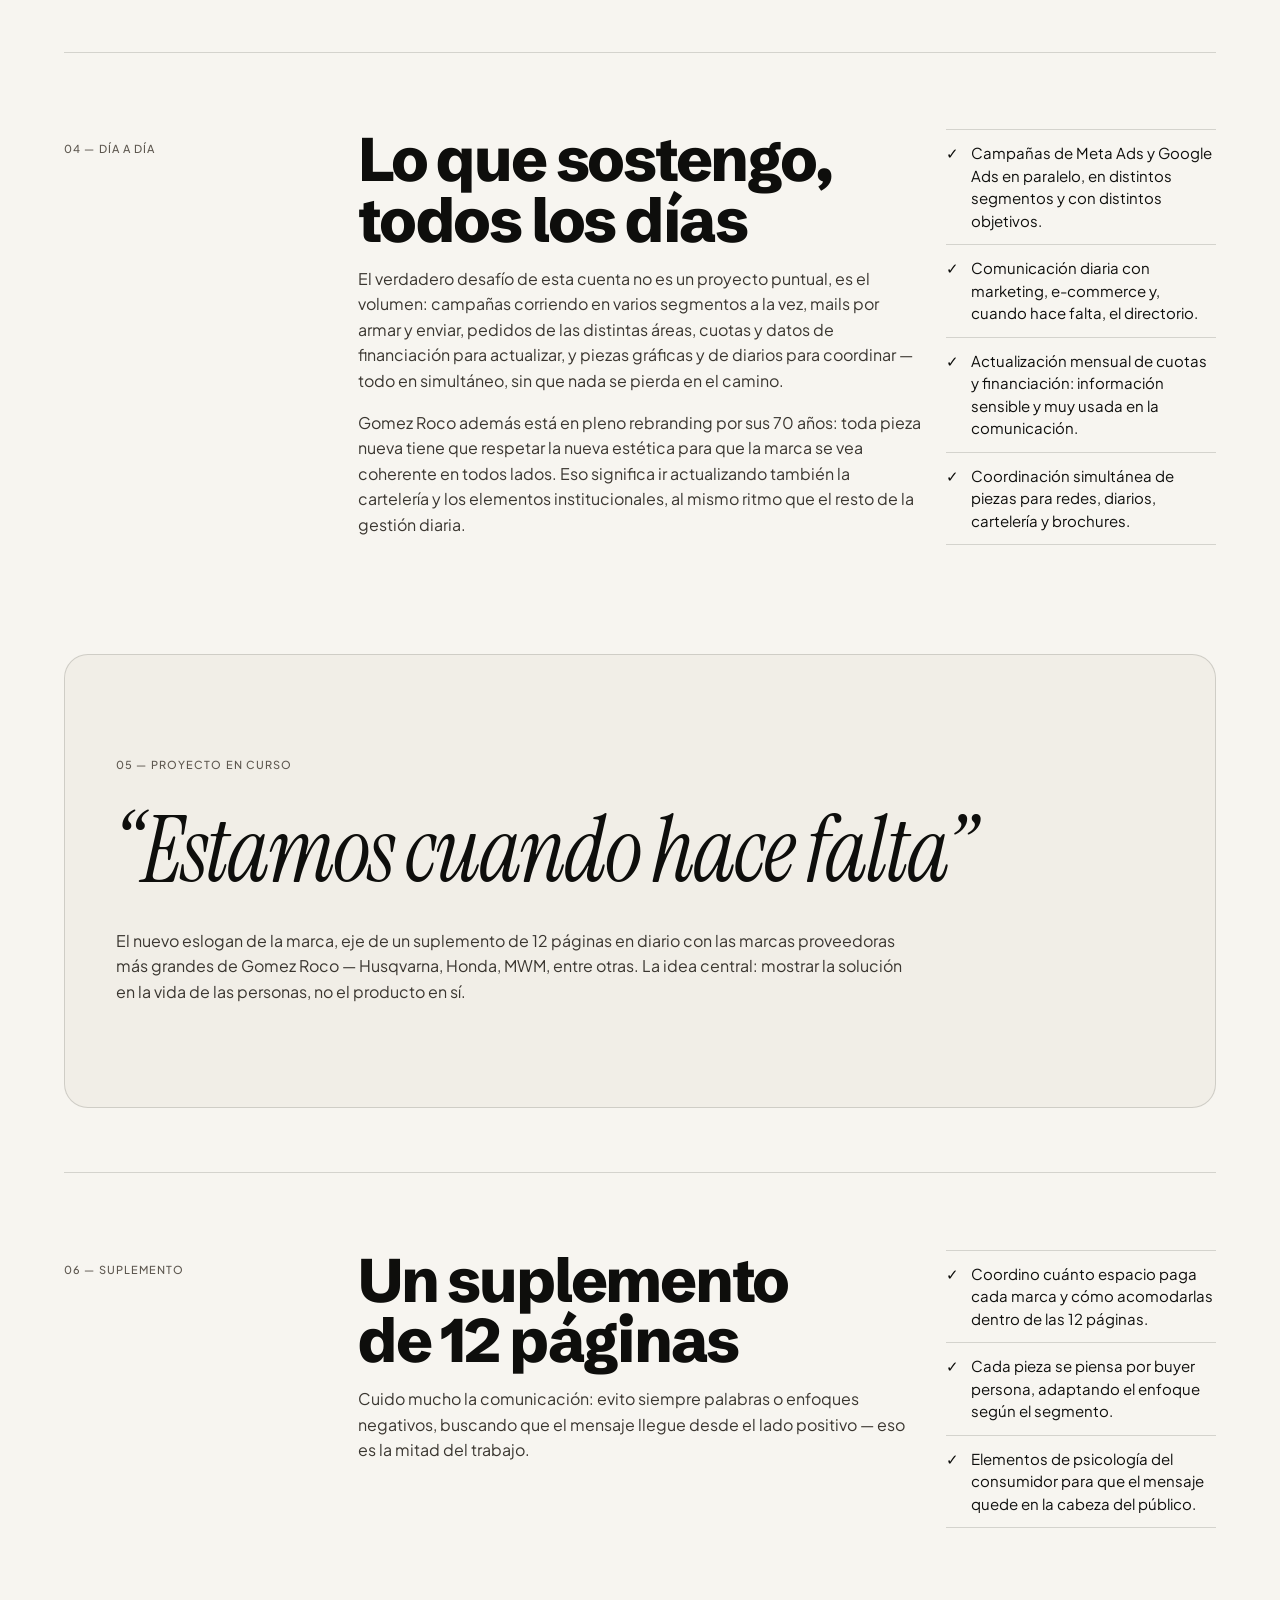
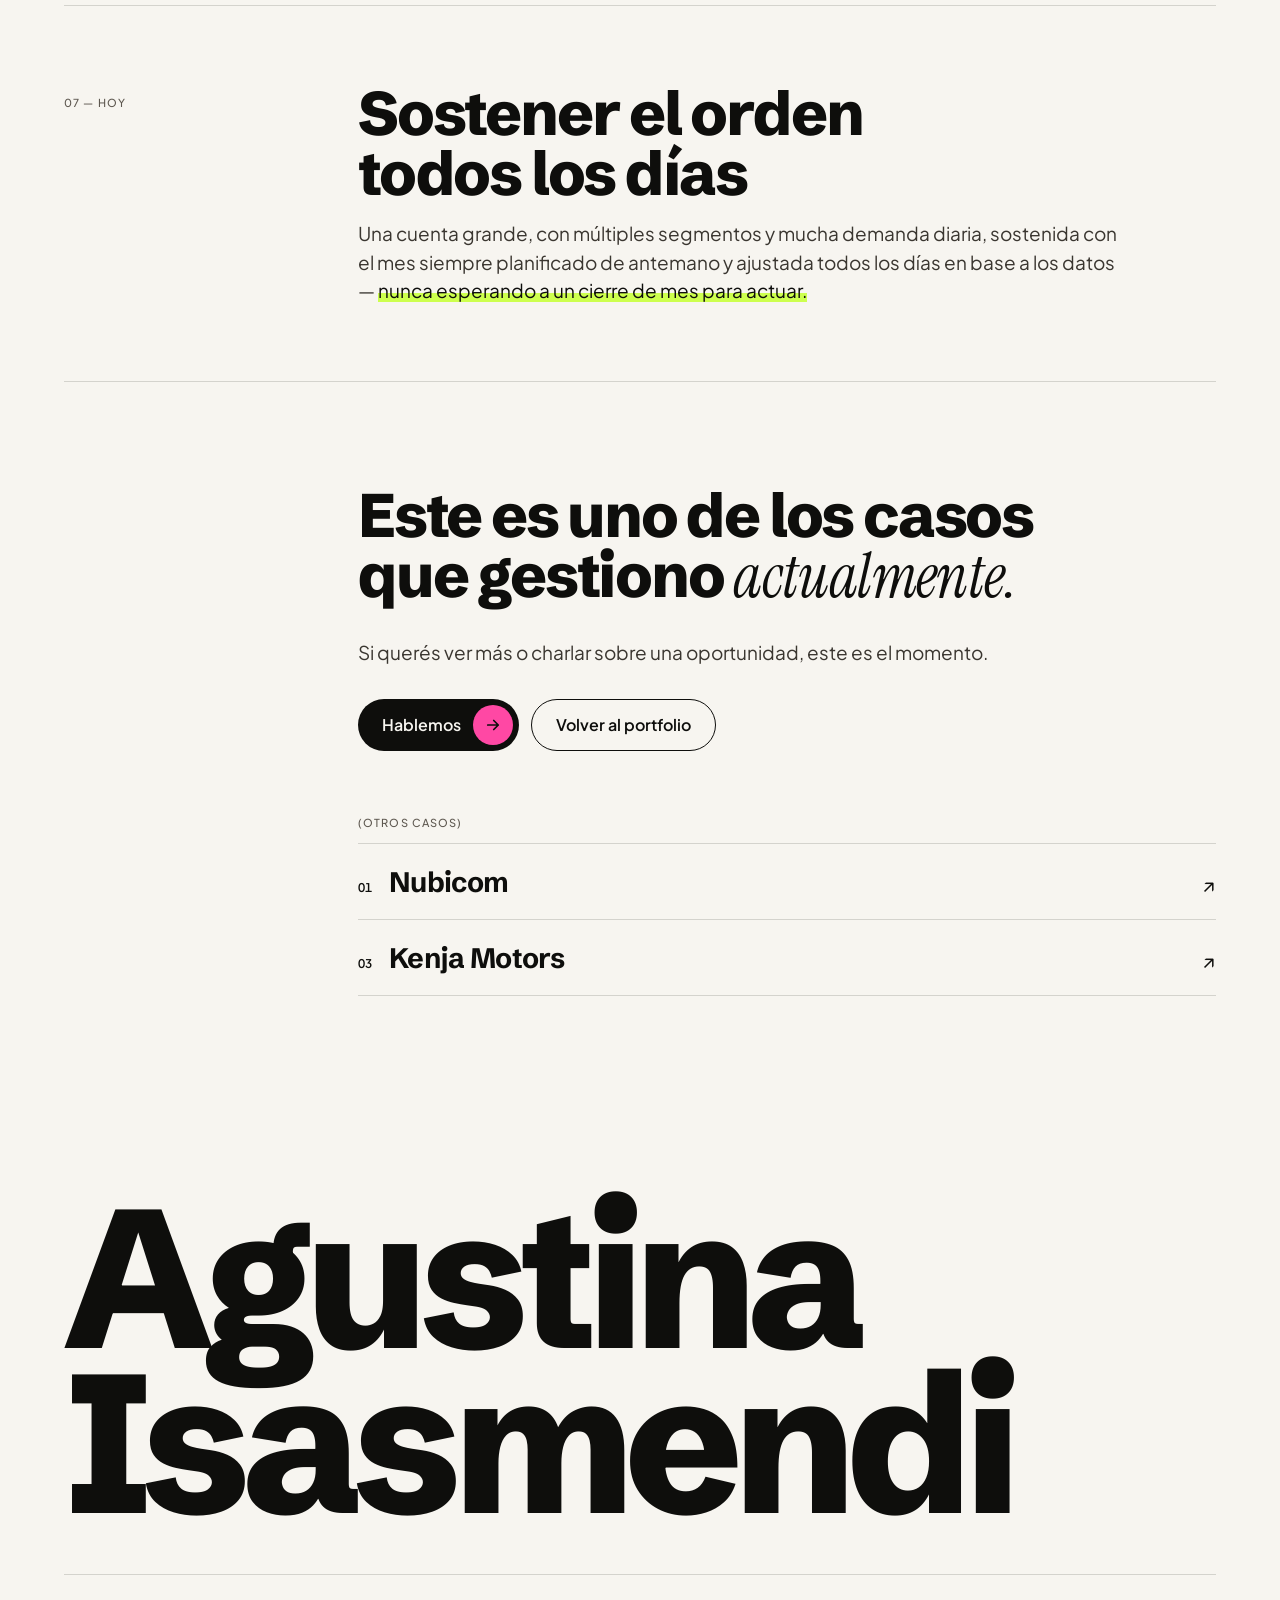
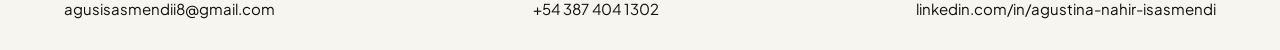
<file: caso-gomez-roco.html>
<!DOCTYPE html>
<html lang="es-AR">
<head>
<meta charset="utf-8">
<meta name="viewport" content="width=device-width, initial-scale=1">
<title>Caso Gomez Roco — Agustina Isasmendi</title>
<meta name="description" content="Gomez Roco: gestión integral online y offline para una cuenta grande y multi-segmento del NOA.">
<link rel="canonical" href="https://www.agusisas.lat/caso-gomez-roco.html">
<meta name="theme-color" content="#F7F5F0">
<link rel="icon" href="favicon.ico" sizes="any">
<link rel="icon" href="favicon.svg" type="image/svg+xml">
<link rel="apple-touch-icon" href="icons/apple-touch-icon.png">
<link rel="manifest" href="site.webmanifest">
<meta property="og:type" content="article">
<meta property="og:site_name" content="Agustina Isasmendi">
<meta property="og:locale" content="es_AR">
<meta property="og:url" content="https://www.agusisas.lat/caso-gomez-roco.html">
<meta property="og:title" content="Caso Gomez Roco — Agustina Isasmendi, Account Manager">
<meta property="og:description" content="Gomez Roco: gestión integral online y offline para una cuenta grande y multi-segmento del NOA.">
<meta property="og:image" content="https://www.agusisas.lat/og/gomez-roco.png">
<meta property="og:image:type" content="image/png">
<meta property="og:image:width" content="1200">
<meta property="og:image:height" content="630">
<meta property="og:image:alt" content="Caso Gomez Roco: gestión integral para una cuenta grande y multi-segmento, por Agustina Isasmendi">
<meta name="twitter:card" content="summary_large_image">
<meta name="twitter:title" content="Caso Gomez Roco — Agustina Isasmendi, Account Manager">
<meta name="twitter:description" content="Gomez Roco: gestión integral online y offline para una cuenta grande y multi-segmento del NOA.">
<meta name="twitter:image" content="https://www.agusisas.lat/og/gomez-roco.png">
<link rel="stylesheet" href="https://api.fontshare.com/v2/css?f[]=cabinet-grotesk@700,800&amp;f[]=general-sans@400,500,600&amp;f[]=zodiak@401&amp;display=swap">
<link rel="stylesheet" href="https://fonts.googleapis.com/css2?family=Schibsted+Grotesk:wght@700;800&amp;family=Plus+Jakarta+Sans:wght@400;500;600&amp;family=Instrument+Serif:ital@1&amp;display=swap">
<link rel="stylesheet" href="css/styles.css">
<script src="js/smooth-scroll.js" defer></script>
<script src="js/count-up.js" defer></script>
</head>
<body>

<header class="site-header">
  <nav class="nav" aria-label="Principal">
    <a class="nav__brand" href="index.html" aria-label="Agustina Isasmendi, inicio">
      <span class="nav__name">Agustina Isasmendi</span>
    </a>
    <a class="nav__back" href="index.html#cuentas">← Volver a cuentas</a>
    <a class="btn btn--primary btn--sm" href="mailto:agusisasmendii8@gmail.com">Hablemos</a>
  </nav>
</header>

<main>
  <section class="case-cover container">
    <div class="grid">
      <div class="col-1-13 case-cover__logo"><img class="logo" src="assets/logos/gomez-roco.svg" alt="Gomez Roco" height="48"></div>
      <div class="col-1-13 case-cover__meta label">
        <span>Caso 02 · Bombeo, energía y climatización · Salta y Jujuy</span>
        <span>Cuenta activa · desde jul 2025</span>
      </div>
      <h1 class="h1 col-1-12">Gestión integral para una cuenta <em class="accent">grande y multi-segmento</em></h1>
      <p class="lead col-5-12 case-cover__lead">Gomez Roco tiene 70 años de trayectoria en el NOA, con soluciones de bombeo de agua, energía y climatización para minería, agro, hogar, construcción, energías renovables e industria. Al ser una cuenta grande, con múltiples segmentos y alta demanda diaria, el objetivo cambia según cada uno: reconocimiento de marca, venta directa a través de su tienda online, o generación de consultas para venta asistida.</p>
      <dl class="facts col-1-13">
        <div class="facts__item"><dt class="label">Rol</dt><dd>Account Manager</dd></div>
        <div class="facts__item"><dt class="label">Foco</dt><dd>Gestión integral · Pauta · Email marketing · Offline</dd></div>
        <div class="facts__item"><dt class="label">Equipos</dt><dd>Diseño · Pauta · E-commerce · Web</dd></div>
        <div class="facts__item"><dt class="label">Trayectoria</dt><dd class="chip-figure">70 años en el NOA</dd></div>
      </dl>
    </div>
  </section>

  <article class="container">
    <section class="grid case-section">
      <span class="label case-section__label col-1-4">01 — Cómo se trabaja</span>
      <div class="col-4-13 stack gap-32">
        <h2 class="h2">El mes se arranca <em class="accent">resuelto</em></h2>
        <div class="rows">
          <div class="rows__item">
            <span class="rows__title">Planning mensual</span>
            <p class="body">A fin de cada mes nos mandan el planning completo del mes siguiente: qué necesitan en redes, LinkedIn, las pantallas de los locales, banners y piezas web, diarios, efemérides, avisos, y también qué mails mandar, para qué segmento y de qué tienen que hablar.</p>
          </div>
          <div class="rows__item">
            <span class="rows__title">Presentación presencial</span>
            <p class="body">En los primeros días del mes dejamos todo armado y lo presentamos presencial con los gerentes —el comercial/de ventas y el de marketing—, ajustando ahí mismo lo que haga falta. Voy yo junto con el diseñador gráfico que arma todas las piezas.</p>
          </div>
          <div class="rows__item">
            <span class="rows__title">Reunión semanal</span>
            <p class="body">Por Meet, para repasar pendientes. De ahí coordino con el área que corresponda y, una vez resuelto, lo comunico por mail o por el grupo de Google Workspace de la cuenta.</p>
          </div>
          <div class="rows__item">
            <span class="rows__title">Todos los días</span>
            <p class="body">Hablo con la persona interna que lleva el marketing de Gomez Roco, participo de reuniones con el directorio y coordino con el área de e-commerce, con la que llevamos el CRM y el email marketing.</p>
          </div>
        </div>
        <p class="lead">El planning mensual es solo la base. Lo que hace grande a esta cuenta es el volumen de gestión diaria por fuera del plan: soy, en los hechos, <span class="marker">el canal por el que viaja toda la información</span> entre la empresa y la agencia.</p>
      </div>
    </section>

    <section class="grid case-section">
      <span class="label case-section__label col-1-4">02 — Alcance</span>
      <div class="col-4-13 stack gap-32">
        <h2 class="h2">Online y offline, en simultáneo</h2>
        <div class="card-grid">
          <div class="card">
            <h3 class="h3">Gestión digital</h3>
            <ul class="checklist">
              <li>Campañas de Meta Ads y Google Ads, orientadas a la tienda online y a la generación de consultas según el segmento.</li>
              <li>Programación y calendarización estratégica de todo el contenido.</li>
              <li>Gestión de pautas en medios pagos.</li>
              <li>Actualización mensual de cuotas e información bancaria de financiación, un diferencial que se promociona mucho.</li>
              <li>Email marketing semanal segmentado por línea de producto, con SendPulse como CRM.</li>
              <li>Gestión de los formularios de contacto de la web.</li>
            </ul>
          </div>
          <div class="card">
            <h3 class="h3">Gestión offline</h3>
            <ul class="checklist">
              <li>Órdenes publicitarias mensuales a El Tribuno de Salta y de Jujuy.</li>
              <li>Avisos en diarios de cada provincia, todos los meses.</li>
              <li>Cartelería.</li>
              <li>Back de prensa.</li>
              <li>Brochures.</li>
            </ul>
          </div>
        </div>
      </div>
    </section>

    <section class="grid case-section">
      <span class="label case-section__label col-1-4">03 — Meta Ads</span>
      <div class="col-4-13 stack gap-32">
        <h2 class="h2">Resultados en Meta Ads</h2>
        <div class="metrics">
          <div class="metric"><span class="metric__value">$6.535.179</span><span class="metric__label">Inversión gestionada</span></div>
          <div class="metric"><span class="metric__value">8.372</span><span class="metric__label">Conversiones</span></div>
          <div class="metric"><span class="metric__value">2.028.113</span><span class="metric__label">Alcance acumulado</span></div>
        </div>
        <div class="metrics-minor">
          <div class="metrics-minor__item"><span class="metrics-minor__value">$781</span><span class="metrics-minor__label">Costo por conversión</span></div>
          <div class="metrics-minor__item"><span class="metrics-minor__value">112.081</span><span class="metrics-minor__label">Clics</span></div>
          <div class="metrics-minor__item"><span class="metrics-minor__value">2,4%</span><span class="metrics-minor__label">CTR promedio</span></div>
          <div class="metrics-minor__item"><span class="metrics-minor__value">4.582.675</span><span class="metrics-minor__label">Impresiones</span></div>
          <div class="metrics-minor__item"><span class="metrics-minor__value">$1.426</span><span class="metrics-minor__label">CPM promedio</span></div>
        </div>
        <p class="label source">Período: julio 2025 — septiembre 2026 (desde que gestiono la cuenta) · Meta Ads</p>
      </div>
    </section>

    <section class="grid case-section">
      <span class="label case-section__label col-1-4">04 — Día a día</span>
      <div class="col-4-10 stack gap-16">
        <h2 class="h2">Lo que sostengo, todos los días</h2>
        <p class="body">El verdadero desafío de esta cuenta no es un proyecto puntual, es el volumen: campañas corriendo en varios segmentos a la vez, mails por armar y enviar, pedidos de las distintas áreas, cuotas y datos de financiación para actualizar, y piezas gráficas y de diarios para coordinar — todo en simultáneo, sin que nada se pierda en el camino.</p>
        <p class="body">Gomez Roco además está en pleno rebranding por sus 70 años: toda pieza nueva tiene que respetar la nueva estética para que la marca se vea coherente en todos lados. Eso significa ir actualizando también la cartelería y los elementos institucionales, al mismo ritmo que el resto de la gestión diaria.</p>
      </div>
      <div class="col-10-13 align-end">
        <ul class="checklist">
          <li>Campañas de Meta Ads y Google Ads en paralelo, en distintos segmentos y con distintos objetivos.</li>
          <li>Comunicación diaria con marketing, e-commerce y, cuando hace falta, el directorio.</li>
          <li>Actualización mensual de cuotas y financiación: información sensible y muy usada en la comunicación.</li>
          <li>Coordinación simultánea de piezas para redes, diarios, cartelería y brochures.</li>
        </ul>
      </div>
    </section>

    <section class="quote-block">
      <span class="label">05 — Proyecto en curso</span>
      <p class="quote-block__text">“Estamos cuando hace falta”</p>
      <p class="body">El nuevo eslogan de la marca, eje de un suplemento de 12 páginas en diario con las marcas proveedoras más grandes de Gomez Roco — Husqvarna, Honda, MWM, entre otras. La idea central: mostrar la solución en la vida de las personas, no el producto en sí.</p>
    </section>

    <section class="grid case-section">
      <span class="label case-section__label col-1-4">06 — Suplemento</span>
      <div class="col-4-10 stack gap-16">
        <h2 class="h2">Un suplemento de 12 páginas</h2>
        <p class="body">Cuido mucho la comunicación: evito siempre palabras o enfoques negativos, buscando que el mensaje llegue desde el lado positivo — eso es la mitad del trabajo.</p>
      </div>
      <div class="col-10-13 align-end">
        <ul class="checklist">
          <li>Coordino cuánto espacio paga cada marca y cómo acomodarlas dentro de las 12 páginas.</li>
          <li>Cada pieza se piensa por buyer persona, adaptando el enfoque según el segmento.</li>
          <li>Elementos de psicología del consumidor para que el mensaje quede en la cabeza del público.</li>
        </ul>
      </div>
    </section>

    <section class="grid case-section">
      <span class="label case-section__label col-1-4">07 — Hoy</span>
      <div class="col-4-12 stack gap-16">
        <h2 class="h2">Sostener el orden todos los días</h2>
        <p class="lead">Una cuenta grande, con múltiples segmentos y mucha demanda diaria, sostenida con el mes siempre planificado de antemano y ajustada todos los días en base a los datos — <span class="marker">nunca esperando a un cierre de mes para actuar.</span></p>
      </div>
    </section>

    <section class="grid case-section case-section--close">
      <div class="col-4-13 stack gap-32 close__content">
        <h2 class="h2 close__title">Este es uno de los casos que gestiono <em class="accent">actualmente.</em></h2>
        <p class="lead">Si querés ver más o charlar sobre una oportunidad, este es el momento.</p>
        <div class="btn-row">
          <a class="btn btn--primary btn--md btn--arrow" href="mailto:agusisasmendii8@gmail.com">Hablemos <span class="btn__arrow" aria-hidden="true"><svg class="btn__icon" viewBox="0 0 24 24"><path d="M5 12h14M13 6l6 6-6 6"/></svg></span></a>
          <a class="btn btn--outline btn--md" href="index.html#cuentas">Volver al portfolio</a>
        </div>
        <nav class="other-cases" aria-label="Otros casos">
          <span class="label">(Otros casos)</span>
          <a class="other-cases__link" href="caso-nubicom.html"><span class="index-num">01</span><span class="other-cases__name">Nubicom</span><span class="other-cases__arrow" aria-hidden="true">↗</span></a>
          <a class="other-cases__link" href="caso-kenja-motors.html"><span class="index-num">03</span><span class="other-cases__name">Kenja Motors</span><span class="other-cases__arrow" aria-hidden="true">↗</span></a>
        </nav>
      </div>
    </section>
  </article>
</main>

<footer class="site-footer">
  <div class="container">
    <div class="site-footer__name" aria-hidden="true">Agustina<br>Isasmendi</div>
    <div class="site-footer__contact">
      <a href="mailto:agusisasmendii8@gmail.com">agusisasmendii8@gmail.com</a>
      <a href="tel:+543874041302">+54 387 404 1302</a>
      <a href="https://www.linkedin.com/in/agustina-nahir-isasmendi" target="_blank" rel="noopener">linkedin.com/in/agustina-nahir-isasmendi</a>
    </div>
  </div>
</footer>

</body>
</html>
</file>
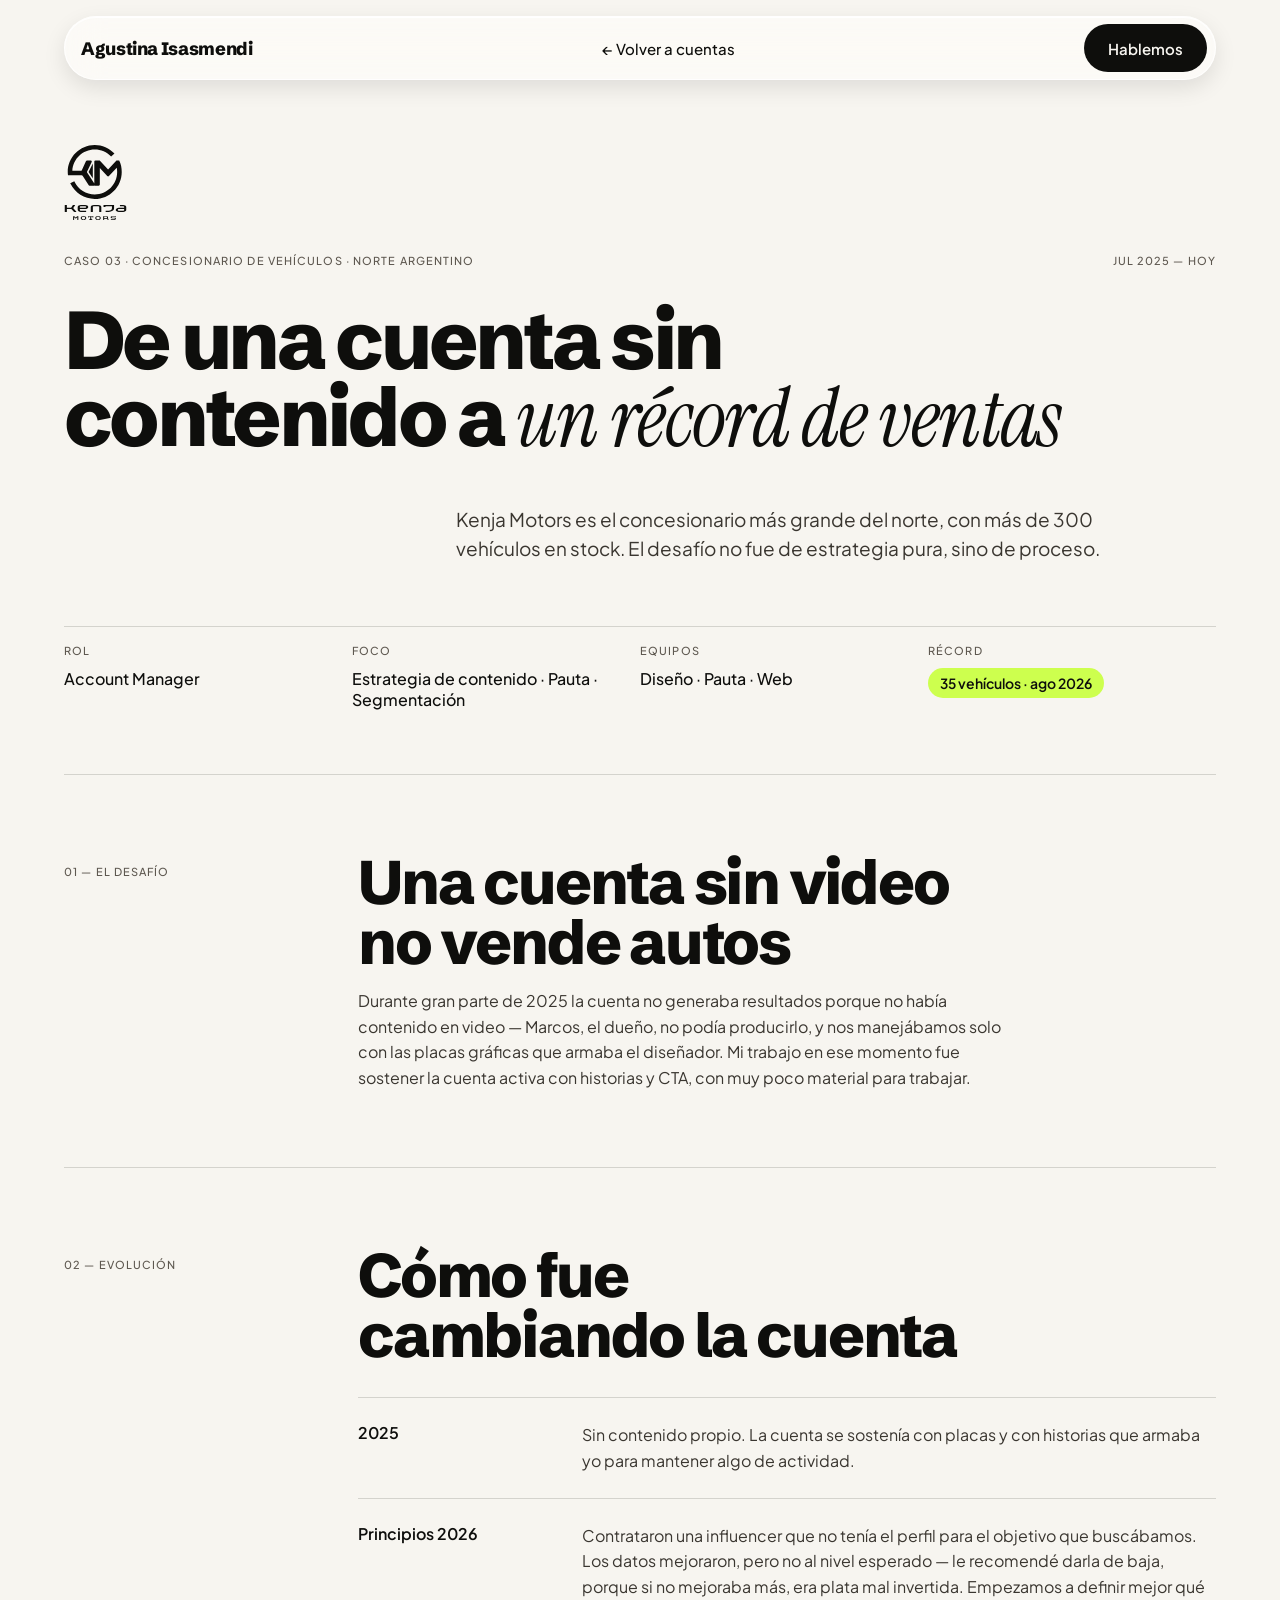
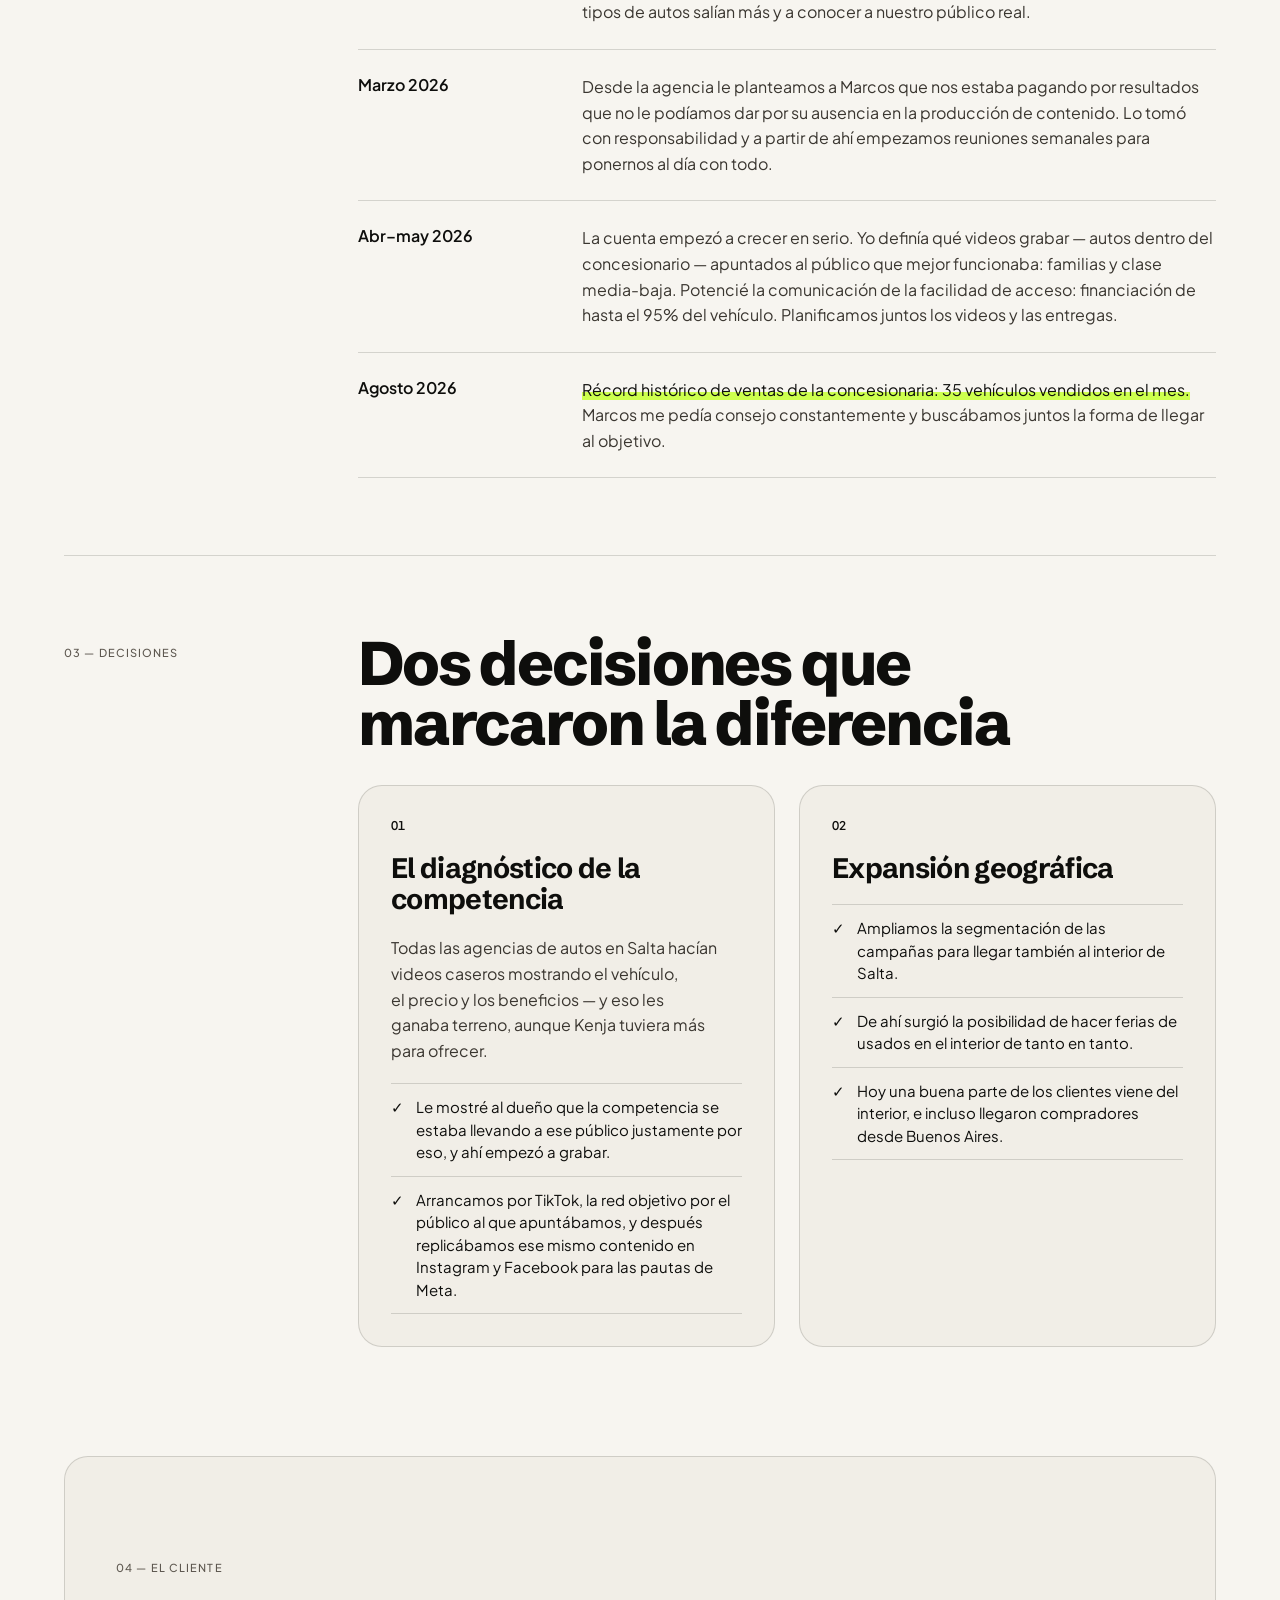
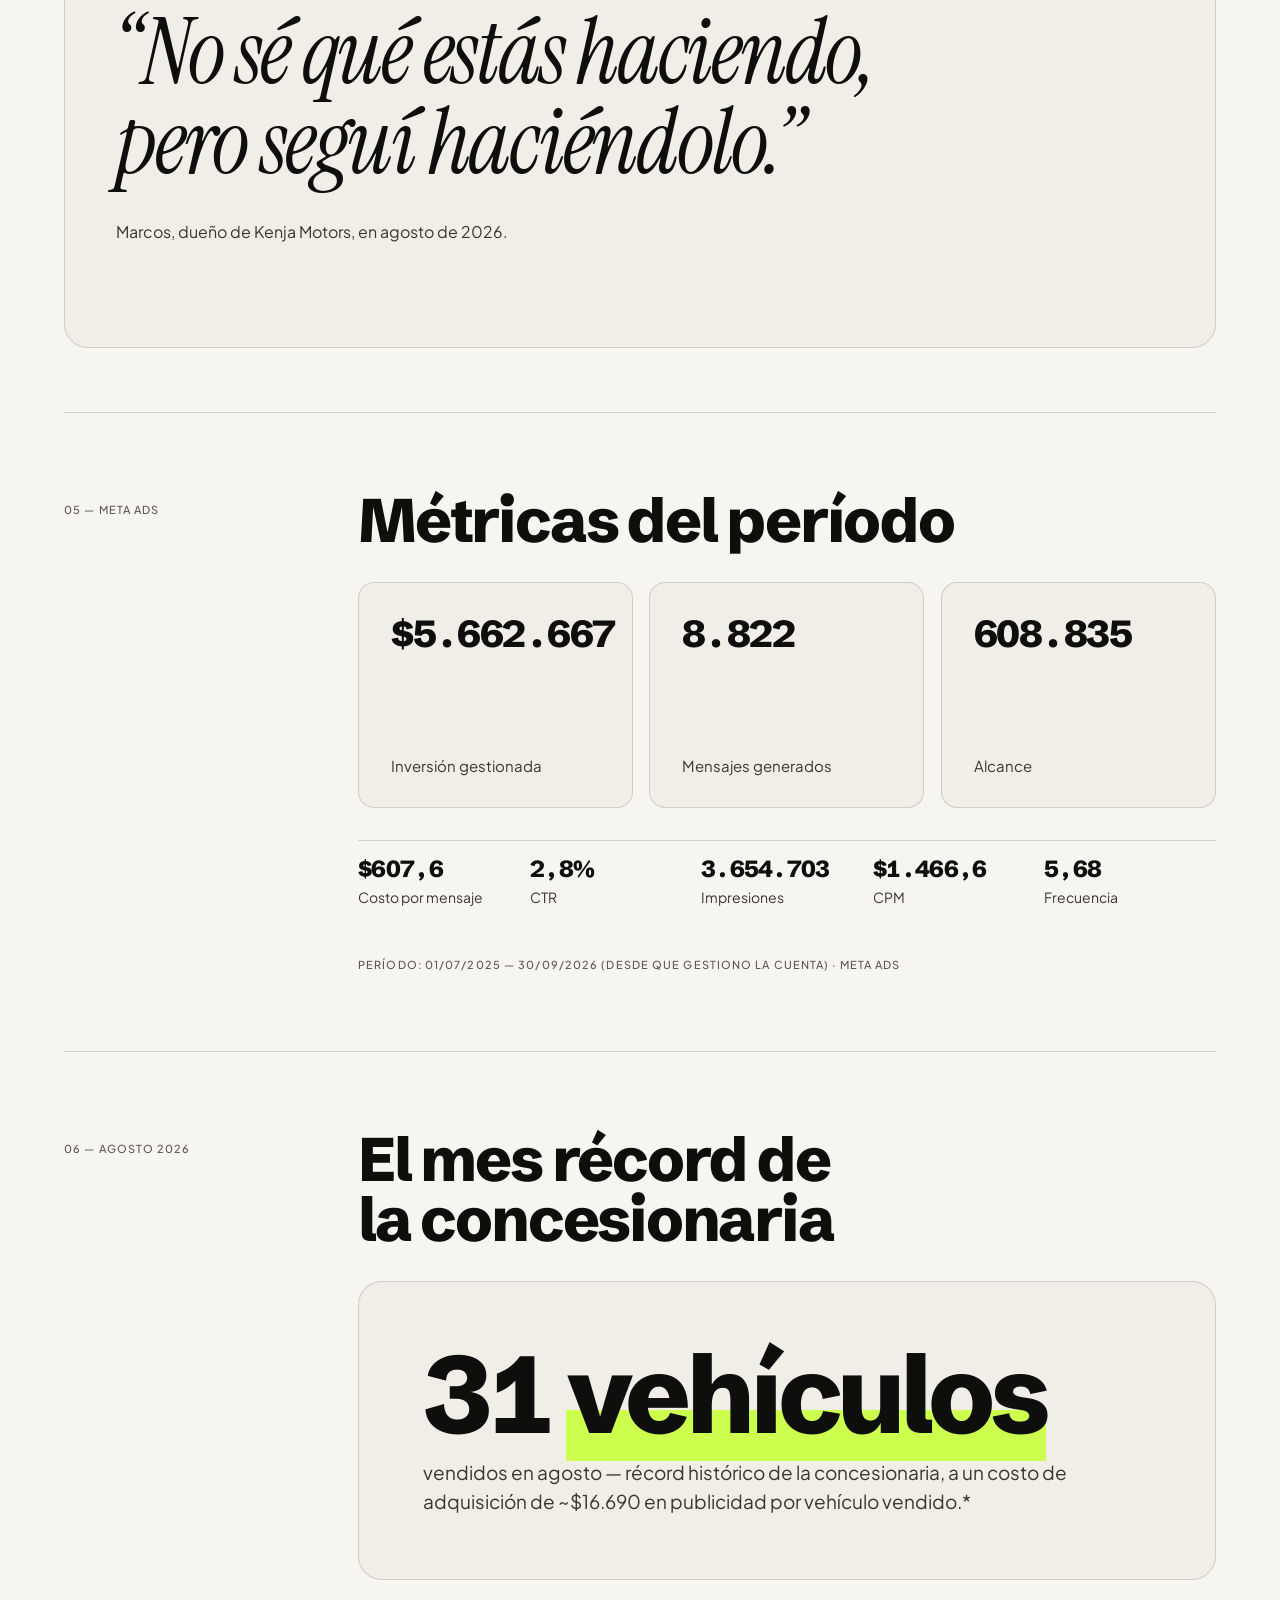
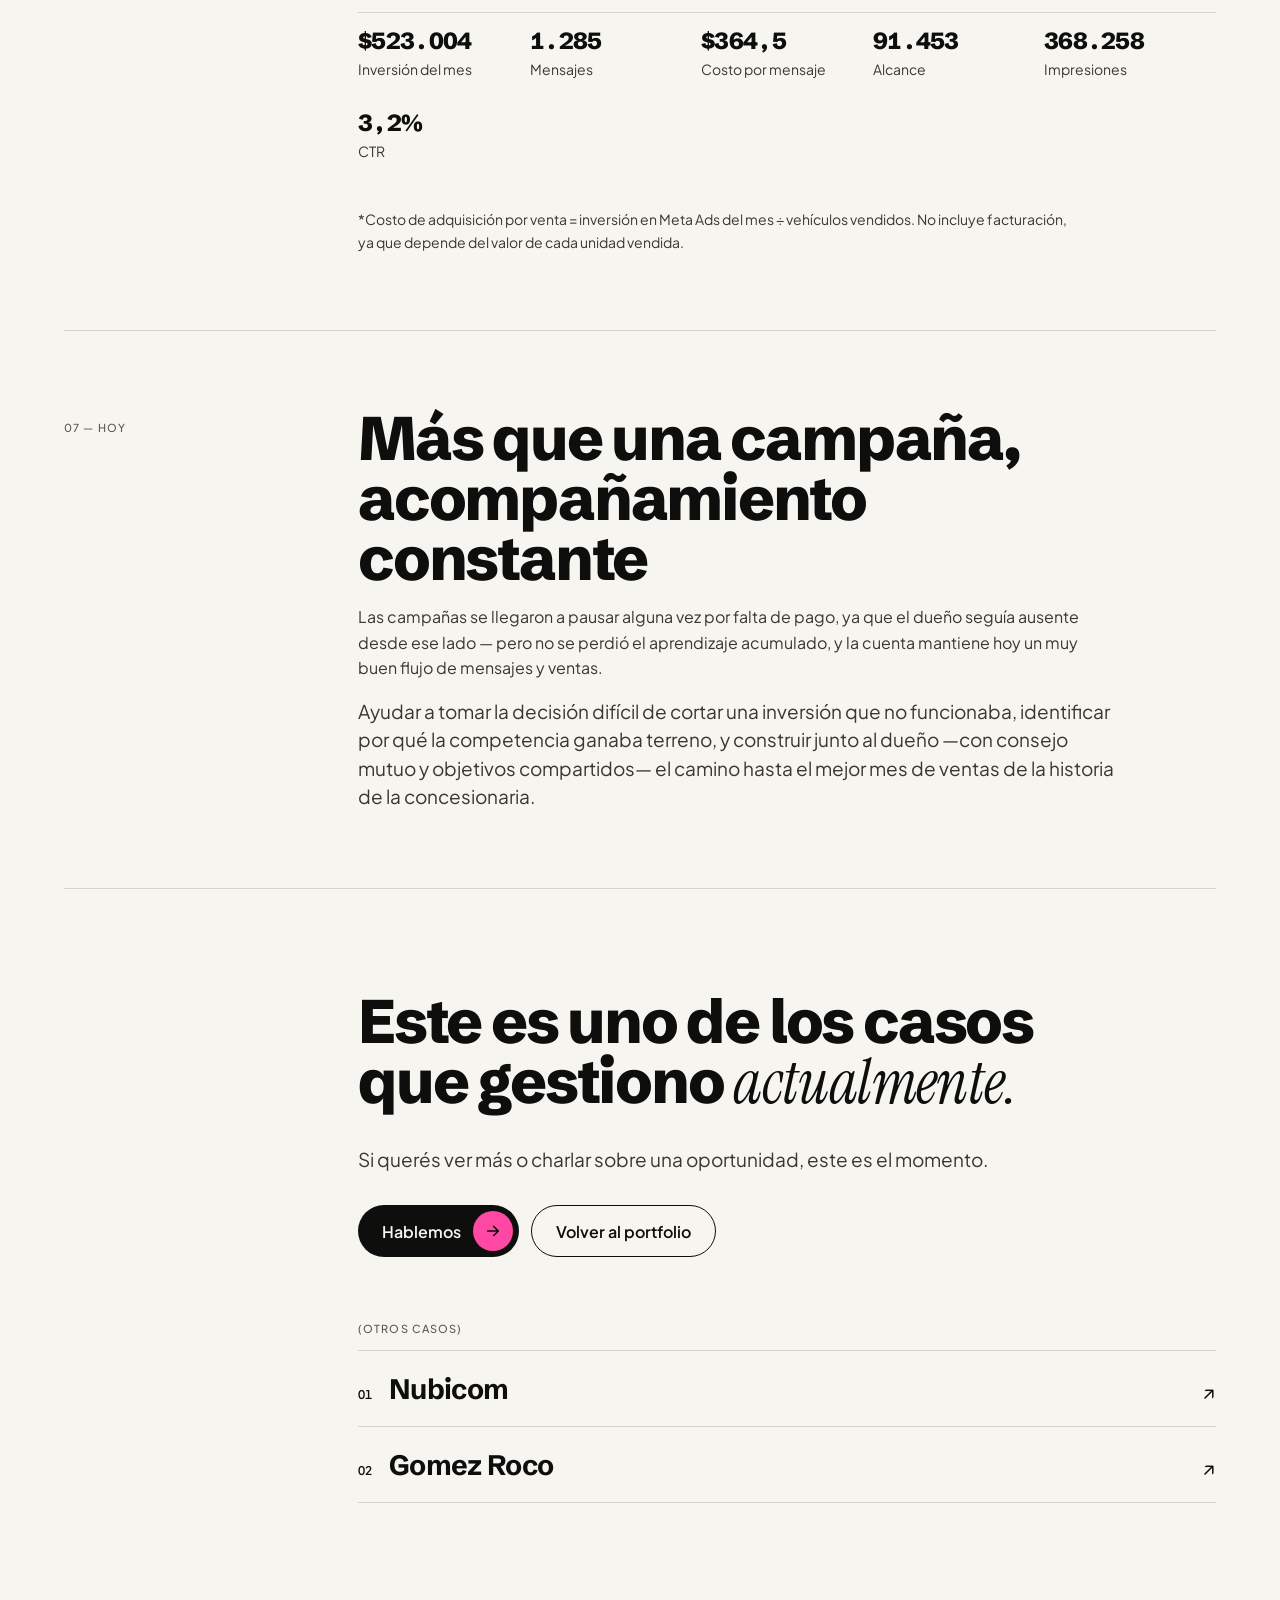
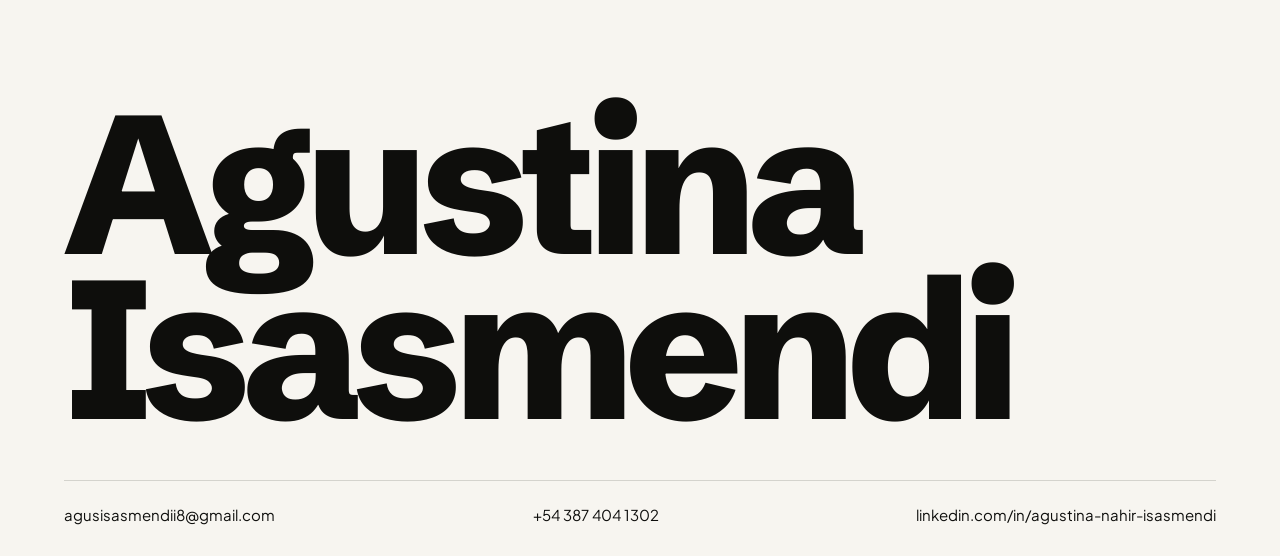
<file: caso-kenja-motors.html>
<!DOCTYPE html>
<html lang="es-AR">
<head>
<meta charset="utf-8">
<meta name="viewport" content="width=device-width, initial-scale=1">
<title>Caso Kenja Motors — Agustina Isasmendi</title>
<meta name="description" content="Kenja Motors: de una cuenta sin contenido a un récord de 35 vehículos vendidos en un mes.">
<link rel="canonical" href="https://www.agusisas.lat/caso-kenja-motors.html">
<meta name="theme-color" content="#F7F5F0">
<link rel="icon" href="favicon.ico" sizes="any">
<link rel="icon" href="favicon.svg" type="image/svg+xml">
<link rel="apple-touch-icon" href="icons/apple-touch-icon.png">
<link rel="manifest" href="site.webmanifest">
<meta property="og:type" content="article">
<meta property="og:site_name" content="Agustina Isasmendi">
<meta property="og:locale" content="es_AR">
<meta property="og:url" content="https://www.agusisas.lat/caso-kenja-motors.html">
<meta property="og:title" content="Caso Kenja Motors — Agustina Isasmendi, Account Manager">
<meta property="og:description" content="Kenja Motors: de una cuenta sin contenido a un récord de 35 vehículos vendidos en un mes.">
<meta property="og:image" content="https://www.agusisas.lat/og/kenja-motors.png">
<meta property="og:image:type" content="image/png">
<meta property="og:image:width" content="1200">
<meta property="og:image:height" content="630">
<meta property="og:image:alt" content="Caso Kenja Motors: de una cuenta sin contenido a un récord de ventas, por Agustina Isasmendi">
<meta name="twitter:card" content="summary_large_image">
<meta name="twitter:title" content="Caso Kenja Motors — Agustina Isasmendi, Account Manager">
<meta name="twitter:description" content="Kenja Motors: de una cuenta sin contenido a un récord de 35 vehículos vendidos en un mes.">
<meta name="twitter:image" content="https://www.agusisas.lat/og/kenja-motors.png">
<link rel="stylesheet" href="https://api.fontshare.com/v2/css?f[]=cabinet-grotesk@700,800&amp;f[]=general-sans@400,500,600&amp;f[]=zodiak@401&amp;display=swap">
<link rel="stylesheet" href="https://fonts.googleapis.com/css2?family=Schibsted+Grotesk:wght@700;800&amp;family=Plus+Jakarta+Sans:wght@400;500;600&amp;family=Instrument+Serif:ital@1&amp;display=swap">
<link rel="stylesheet" href="css/styles.css">
<script src="js/smooth-scroll.js" defer></script>
<script src="js/count-up.js" defer></script>
</head>
<body>

<header class="site-header">
  <nav class="nav" aria-label="Principal">
    <a class="nav__brand" href="index.html" aria-label="Agustina Isasmendi, inicio">
      <span class="nav__name">Agustina Isasmendi</span>
    </a>
    <a class="nav__back" href="index.html#cuentas">← Volver a cuentas</a>
    <a class="btn btn--primary btn--sm" href="mailto:agusisasmendii8@gmail.com">Hablemos</a>
  </nav>
</header>

<main>
  <section class="case-cover container">
    <div class="grid">
      <div class="col-1-13 case-cover__logo"><img class="logo logo--stacked" src="assets/logos/kenja-motors.svg" alt="Kenja Motors" height="80"></div>
      <div class="col-1-13 case-cover__meta label">
        <span>Caso 03 · Concesionario de vehículos · Norte argentino</span>
        <span>Jul 2025 — hoy</span>
      </div>
      <h1 class="h1 col-1-12">De una cuenta sin contenido a <em class="accent">un récord de ventas</em></h1>
      <p class="lead col-5-12 case-cover__lead">Kenja Motors es el concesionario más grande del norte, con más de 300 vehículos en stock. El desafío no fue de estrategia pura, sino de proceso.</p>
      <dl class="facts col-1-13">
        <div class="facts__item"><dt class="label">Rol</dt><dd>Account Manager</dd></div>
        <div class="facts__item"><dt class="label">Foco</dt><dd>Estrategia de contenido · Pauta · Segmentación</dd></div>
        <div class="facts__item"><dt class="label">Equipos</dt><dd>Diseño · Pauta · Web</dd></div>
        <div class="facts__item"><dt class="label">Récord</dt><dd class="chip-figure">35 vehículos · ago 2026</dd></div>
      </dl>
    </div>
  </section>

  <article class="container">
    <section class="grid case-section">
      <span class="label case-section__label col-1-4">01 — El desafío</span>
      <div class="col-4-11 stack gap-16">
        <h2 class="h2">Una cuenta sin video no vende autos</h2>
        <p class="body">Durante gran parte de 2025 la cuenta no generaba resultados porque no había contenido en video — Marcos, el dueño, no podía producirlo, y nos manejábamos solo con las placas gráficas que armaba el diseñador. Mi trabajo en ese momento fue sostener la cuenta activa con historias y CTA, con muy poco material para trabajar.</p>
      </div>
    </section>

    <section class="grid case-section">
      <span class="label case-section__label col-1-4">02 — Evolución</span>
      <div class="col-4-13 stack gap-32">
        <h2 class="h2">Cómo fue cambiando la cuenta</h2>
        <ol class="rows rows--narrow rows--list">
          <li class="rows__item">
            <span class="rows__title">2025</span>
            <p class="body">Sin contenido propio. La cuenta se sostenía con placas y con historias que armaba yo para mantener algo de actividad.</p>
          </li>
          <li class="rows__item">
            <span class="rows__title">Principios 2026</span>
            <p class="body">Contrataron una influencer que no tenía el perfil para el objetivo que buscábamos. Los datos mejoraron, pero no al nivel esperado — le recomendé darla de baja, porque si no mejoraba más, era plata mal invertida. Empezamos a definir mejor qué tipos de autos salían más y a conocer a nuestro público real.</p>
          </li>
          <li class="rows__item">
            <span class="rows__title">Marzo 2026</span>
            <p class="body">Desde la agencia le planteamos a Marcos que nos estaba pagando por resultados que no le podíamos dar por su ausencia en la producción de contenido. Lo tomó con responsabilidad y a partir de ahí empezamos reuniones semanales para ponernos al día con todo.</p>
          </li>
          <li class="rows__item">
            <span class="rows__title">Abr–may 2026</span>
            <p class="body">La cuenta empezó a crecer en serio. Yo definía qué videos grabar — autos dentro del concesionario — apuntados al público que mejor funcionaba: familias y clase media-baja. Potencié la comunicación de la facilidad de acceso: financiación de hasta el 95% del vehículo. Planificamos juntos los videos y las entregas.</p>
          </li>
          <li class="rows__item">
            <span class="rows__title">Agosto 2026</span>
            <p class="body"><span class="marker">Récord histórico de ventas de la concesionaria: 35 vehículos vendidos en el mes.</span> Marcos me pedía consejo constantemente y buscábamos juntos la forma de llegar al objetivo.</p>
          </li>
        </ol>
      </div>
    </section>

    <section class="grid case-section">
      <span class="label case-section__label col-1-4">03 — Decisiones</span>
      <div class="col-4-13 stack gap-32">
        <h2 class="h2">Dos decisiones que marcaron la diferencia</h2>
        <div class="card-grid">
          <div class="card">
            <span class="index-num">01</span>
            <h3 class="h3">El diagnóstico de la competencia</h3>
            <p class="body">Todas las agencias de autos en Salta hacían videos caseros mostrando el vehículo, el precio y los beneficios — y eso les ganaba terreno, aunque Kenja tuviera más para ofrecer.</p>
            <ul class="checklist">
              <li>Le mostré al dueño que la competencia se estaba llevando a ese público justamente por eso, y ahí empezó a grabar.</li>
              <li>Arrancamos por TikTok, la red objetivo por el público al que apuntábamos, y después replicábamos ese mismo contenido en Instagram y Facebook para las pautas de Meta.</li>
            </ul>
          </div>
          <div class="card">
            <span class="index-num">02</span>
            <h3 class="h3">Expansión geográfica</h3>
            <ul class="checklist">
              <li>Ampliamos la segmentación de las campañas para llegar también al interior de Salta.</li>
              <li>De ahí surgió la posibilidad de hacer ferias de usados en el interior de tanto en tanto.</li>
              <li>Hoy una buena parte de los clientes viene del interior, e incluso llegaron compradores desde Buenos Aires.</li>
            </ul>
          </div>
        </div>
      </div>
    </section>

    <section class="quote-block">
      <span class="label">04 — El cliente</span>
      <p class="quote-block__text">“No sé qué estás haciendo, pero seguí haciéndolo.”</p>
      <p class="body">Marcos, dueño de Kenja Motors, en agosto de 2026.</p>
    </section>

    <section class="grid case-section">
      <span class="label case-section__label col-1-4">05 — Meta Ads</span>
      <div class="col-4-13 stack gap-32">
        <h2 class="h2">Métricas del período</h2>
        <div class="metrics">
          <div class="metric"><span class="metric__value">$5.982.042</span><span class="metric__label">Inversión gestionada</span></div>
          <div class="metric"><span class="metric__value">9.320</span><span class="metric__label">Mensajes generados</span></div>
          <div class="metric"><span class="metric__value">643.192</span><span class="metric__label">Alcance</span></div>
        </div>
        <div class="metrics-minor">
          <div class="metrics-minor__item"><span class="metrics-minor__value">$641,9</span><span class="metrics-minor__label">Costo por mensaje</span></div>
          <div class="metrics-minor__item"><span class="metrics-minor__value">3,0%</span><span class="metrics-minor__label">CTR</span></div>
          <div class="metrics-minor__item"><span class="metrics-minor__value">3.860.942</span><span class="metrics-minor__label">Impresiones</span></div>
          <div class="metrics-minor__item"><span class="metrics-minor__value">$1.549,4</span><span class="metrics-minor__label">CPM</span></div>
          <div class="metrics-minor__item"><span class="metrics-minor__value">6,00</span><span class="metrics-minor__label">Frecuencia</span></div>
        </div>
        <p class="label source">Período: 01/07/2025 — 30/09/2026 (desde que gestiono la cuenta) · Meta Ads</p>
      </div>
    </section>

    <section class="grid case-section">
      <span class="label case-section__label col-1-4">06 — Agosto 2026</span>
      <div class="col-4-13 stack gap-32">
        <h2 class="h2">El mes récord de la concesionaria</h2>
        <div class="record">
          <span class="record__value"><span data-count>35</span> <span class="marker">vehículos</span></span>
          <p class="lead">vendidos en agosto — récord histórico de la concesionaria, a un costo de adquisición de ~$16.690 en publicidad por vehículo vendido.*</p>
        </div>
        <div class="metrics-minor">
          <div class="metrics-minor__item"><span class="metrics-minor__value">$584.155</span><span class="metrics-minor__label">Inversión del mes</span></div>
          <div class="metrics-minor__item"><span class="metrics-minor__value">1.435</span><span class="metrics-minor__label">Mensajes</span></div>
          <div class="metrics-minor__item"><span class="metrics-minor__value">$407,1</span><span class="metrics-minor__label">Costo por mensaje</span></div>
          <div class="metrics-minor__item"><span class="metrics-minor__value">102.151</span><span class="metrics-minor__label">Alcance</span></div>
          <div class="metrics-minor__item"><span class="metrics-minor__value">411.337</span><span class="metrics-minor__label">Impresiones</span></div>
          <div class="metrics-minor__item"><span class="metrics-minor__value">3,6%</span><span class="metrics-minor__label">CTR</span></div>
        </div>
        <p class="footnote">*Costo de adquisición por venta = inversión en Meta Ads del mes ÷ vehículos vendidos. No incluye facturación, ya que depende del valor de cada unidad vendida.</p>
      </div>
    </section>

    <section class="grid case-section">
      <span class="label case-section__label col-1-4">07 — Hoy</span>
      <div class="col-4-12 stack gap-16">
        <h2 class="h2">Más que una campaña, acompañamiento constante</h2>
        <p class="body">Las campañas se llegaron a pausar alguna vez por falta de pago, ya que el dueño seguía ausente desde ese lado — pero no se perdió el aprendizaje acumulado, y la cuenta mantiene hoy un muy buen flujo de mensajes y ventas.</p>
        <p class="lead">Ayudar a tomar la decisión difícil de cortar una inversión que no funcionaba, identificar por qué la competencia ganaba terreno, y construir junto al dueño —con consejo mutuo y objetivos compartidos— el camino hasta el mejor mes de ventas de la historia de la concesionaria.</p>
      </div>
    </section>

    <section class="grid case-section case-section--close">
      <div class="col-4-13 stack gap-32 close__content">
        <h2 class="h2 close__title">Este es uno de los casos que gestiono <em class="accent">actualmente.</em></h2>
        <p class="lead">Si querés ver más o charlar sobre una oportunidad, este es el momento.</p>
        <div class="btn-row">
          <a class="btn btn--primary btn--md btn--arrow" href="mailto:agusisasmendii8@gmail.com">Hablemos <span class="btn__arrow" aria-hidden="true"><svg class="btn__icon" viewBox="0 0 24 24"><path d="M5 12h14M13 6l6 6-6 6"/></svg></span></a>
          <a class="btn btn--outline btn--md" href="index.html#cuentas">Volver al portfolio</a>
        </div>
        <nav class="other-cases" aria-label="Otros casos">
          <span class="label">(Otros casos)</span>
          <a class="other-cases__link" href="caso-nubicom.html"><span class="index-num">01</span><span class="other-cases__name">Nubicom</span><span class="other-cases__arrow" aria-hidden="true">↗</span></a>
          <a class="other-cases__link" href="caso-gomez-roco.html"><span class="index-num">02</span><span class="other-cases__name">Gomez Roco</span><span class="other-cases__arrow" aria-hidden="true">↗</span></a>
        </nav>
      </div>
    </section>
  </article>
</main>

<footer class="site-footer">
  <div class="container">
    <div class="site-footer__name" aria-hidden="true">Agustina<br>Isasmendi</div>
    <div class="site-footer__contact">
      <a href="mailto:agusisasmendii8@gmail.com">agusisasmendii8@gmail.com</a>
      <a href="tel:+543874041302">+54 387 404 1302</a>
      <a href="https://www.linkedin.com/in/agustina-nahir-isasmendi" target="_blank" rel="noopener">linkedin.com/in/agustina-nahir-isasmendi</a>
    </div>
  </div>
</footer>

</body>
</html>
</file>
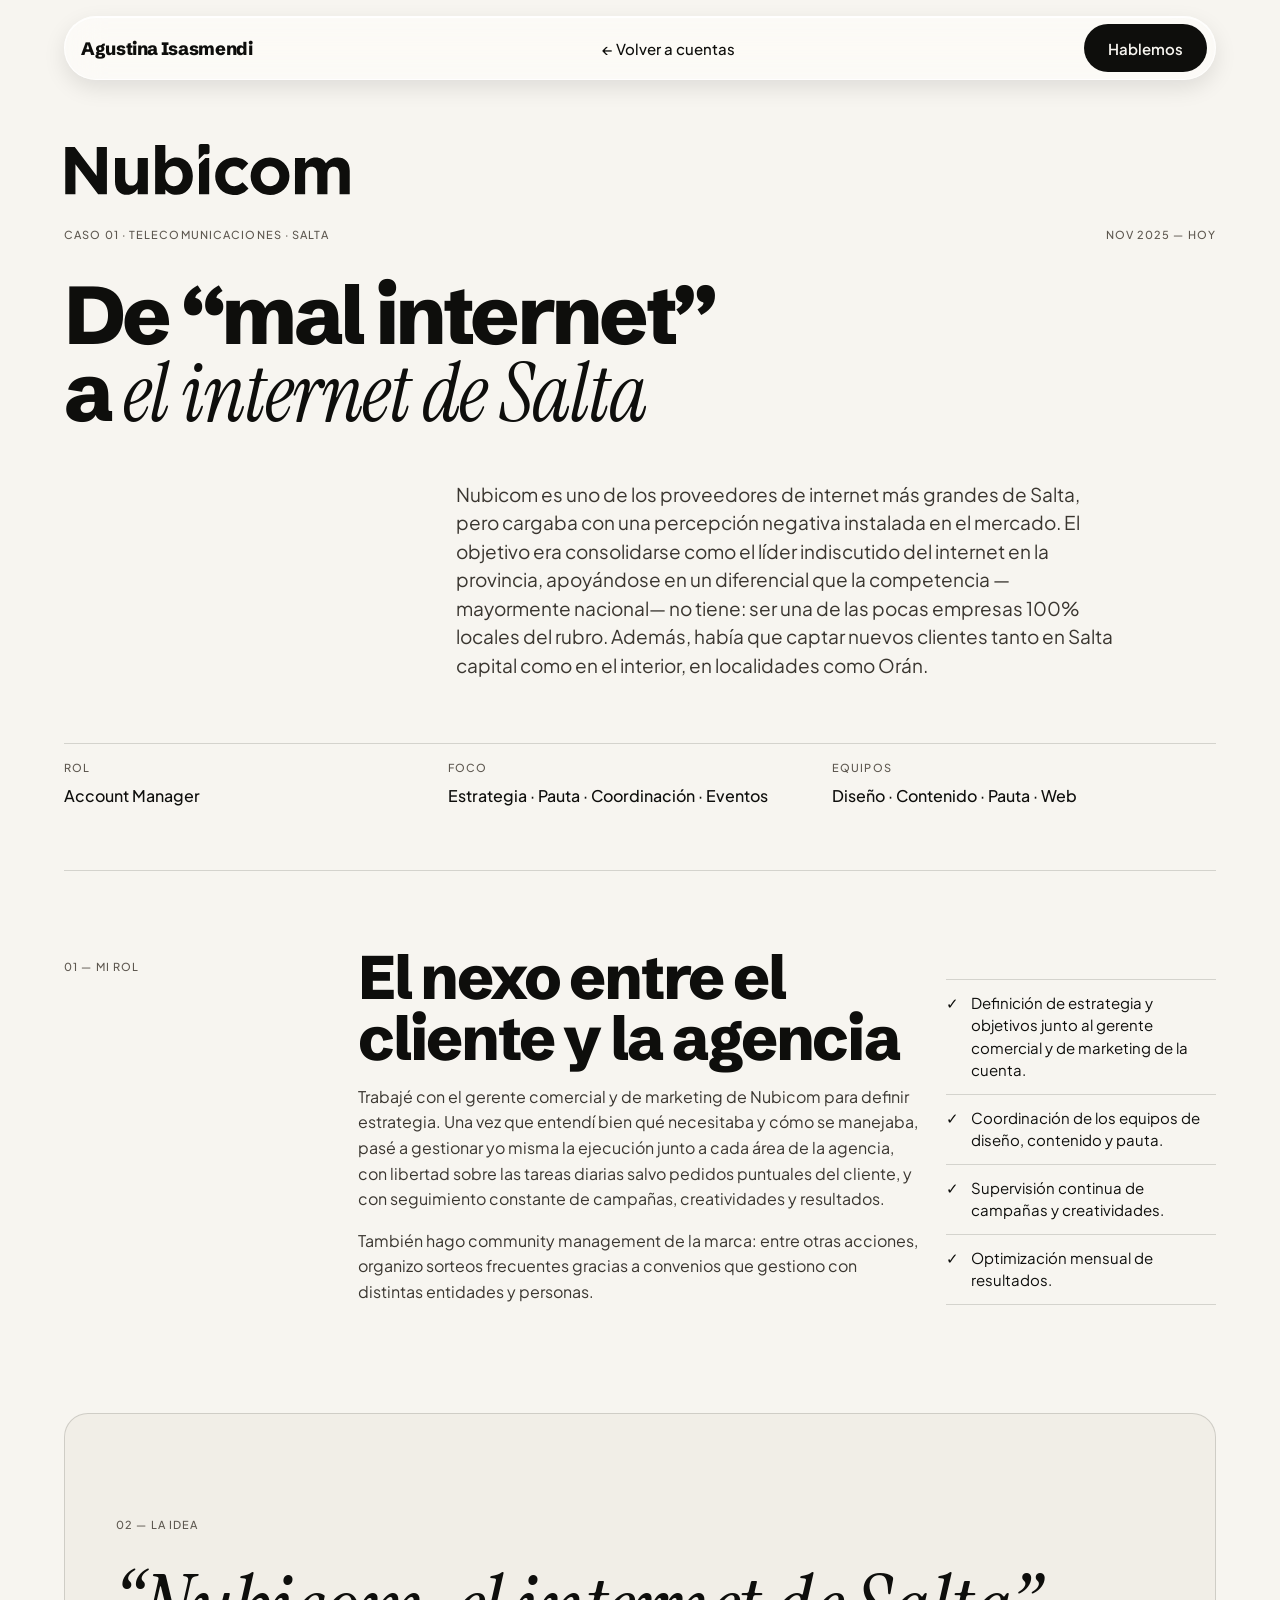
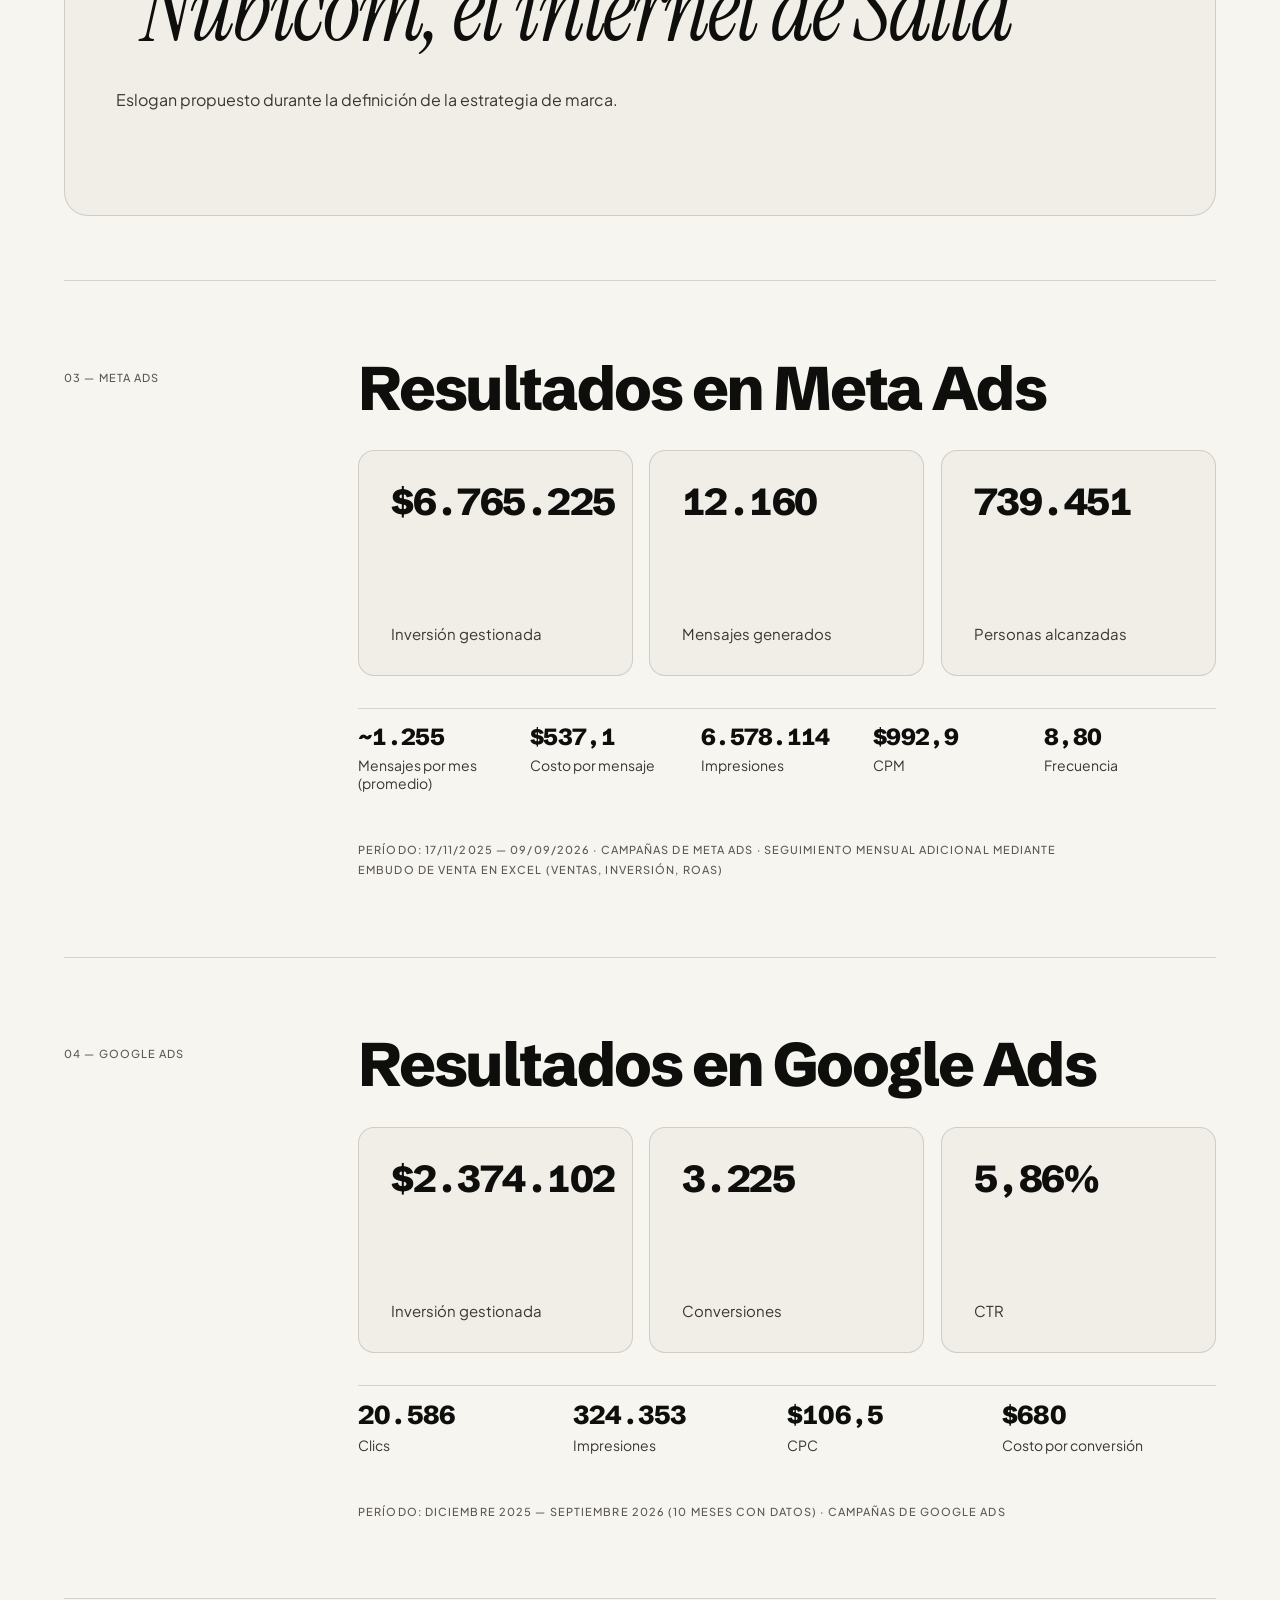
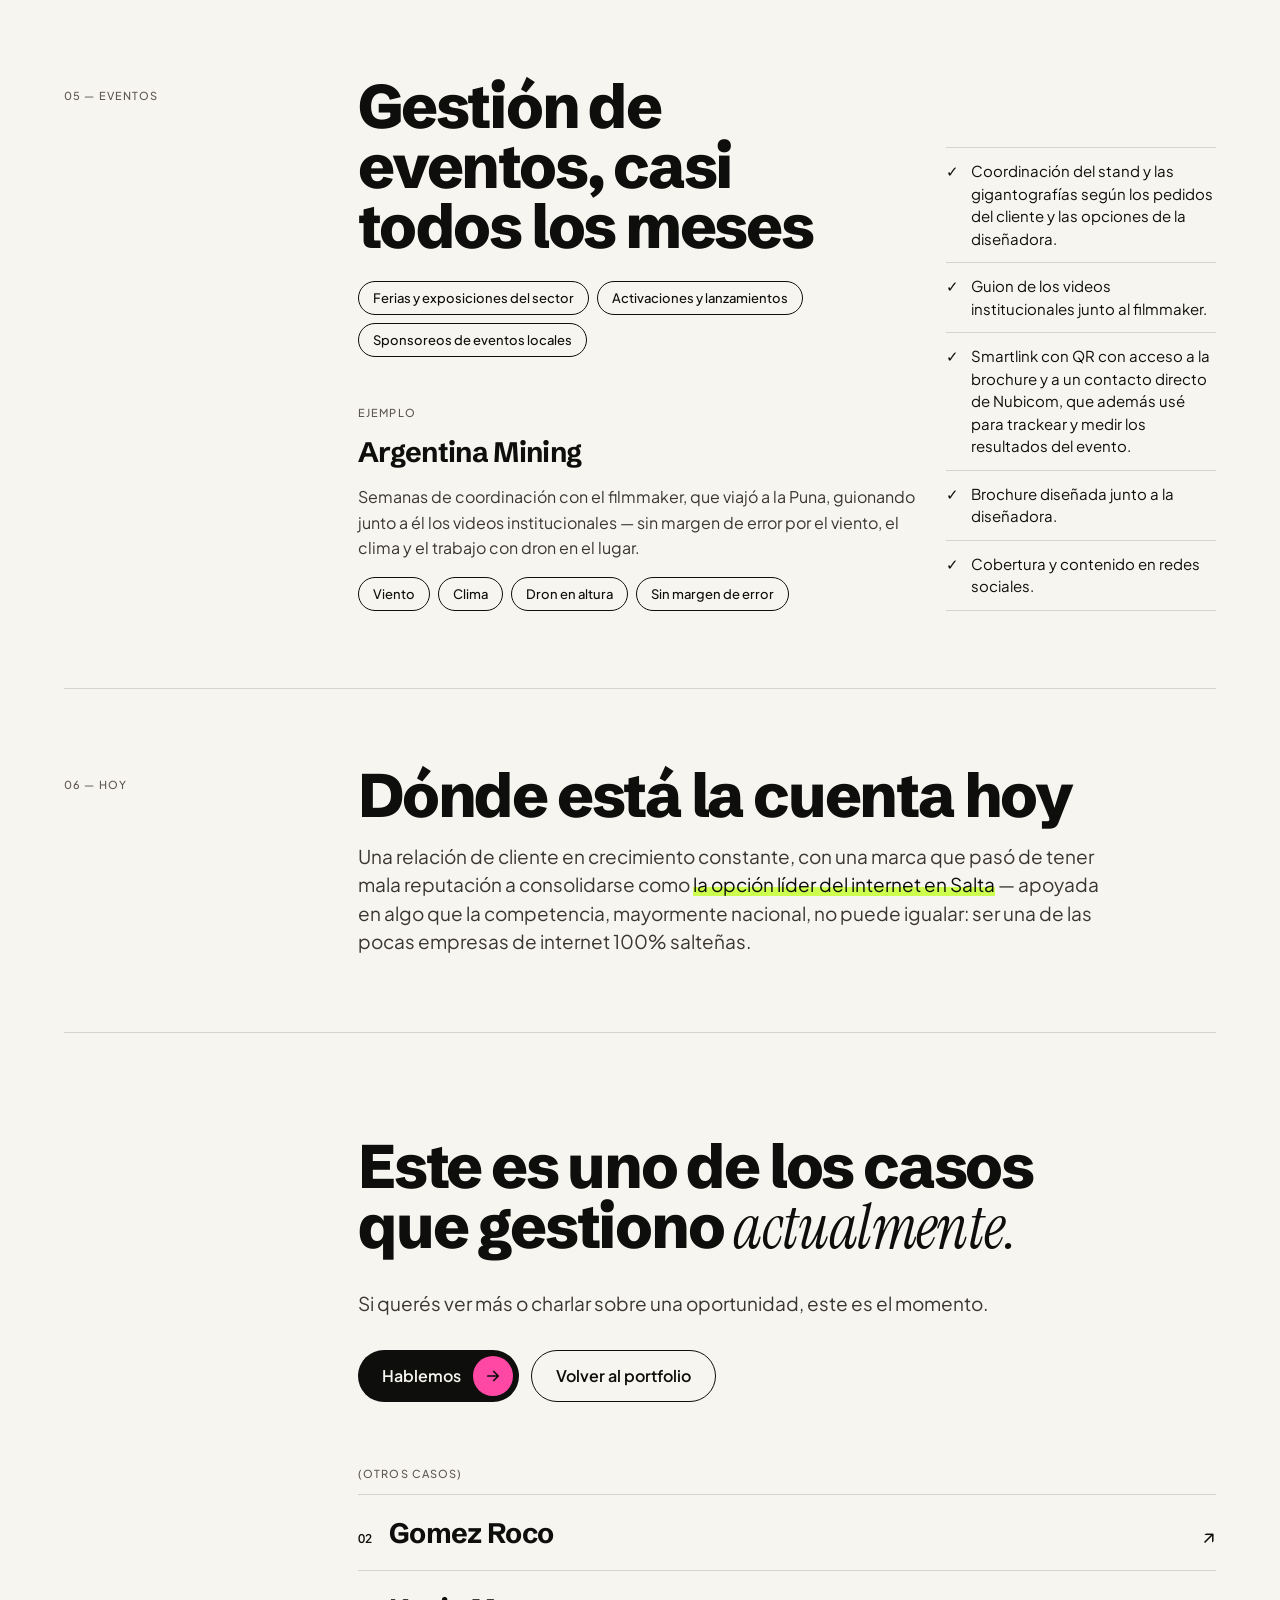
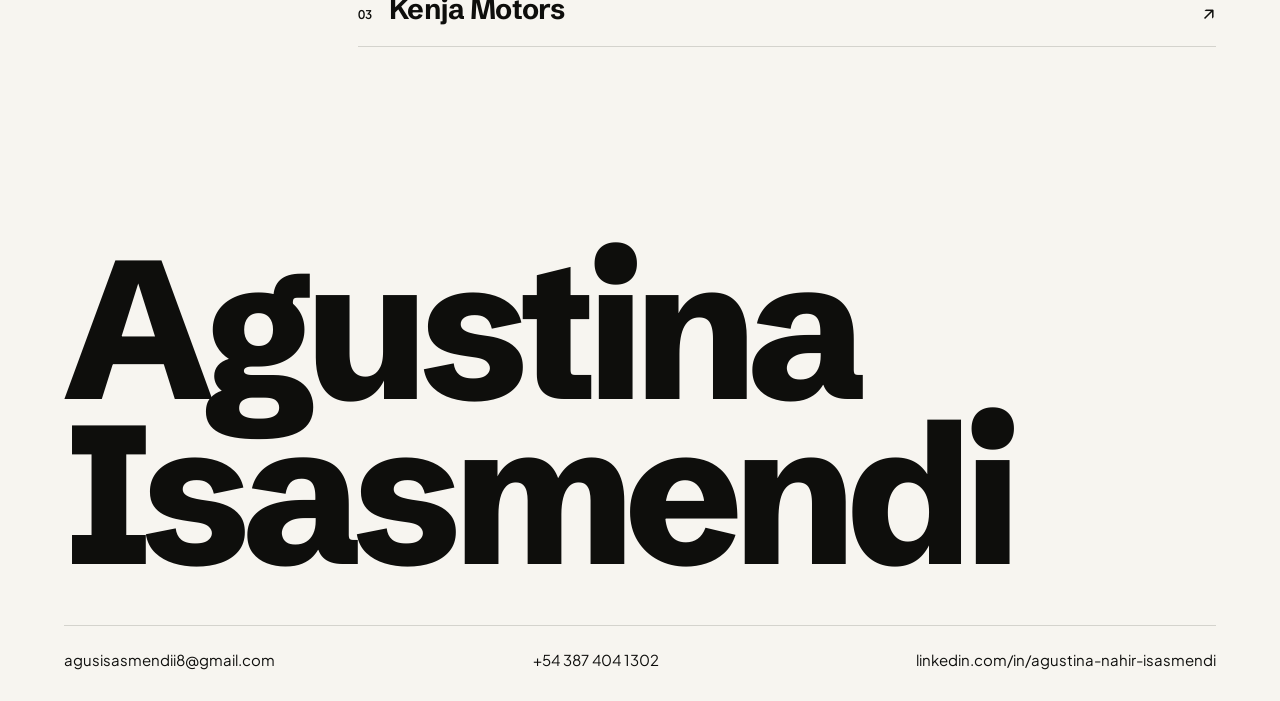
<file: caso-nubicom.html>
<!DOCTYPE html>
<html lang="es-AR">
<head>
<meta charset="utf-8">
<meta name="viewport" content="width=device-width, initial-scale=1">
<title>Caso Nubicom — Agustina Isasmendi</title>
<meta name="description" content="Nubicom: de “mal internet” a el internet de Salta. Estrategia, pauta y eventos para una cuenta de telecomunicaciones.">
<link rel="canonical" href="https://www.agusisas.lat/caso-nubicom.html">
<meta name="theme-color" content="#F7F5F0">
<link rel="icon" href="favicon.ico" sizes="any">
<link rel="icon" href="favicon.svg" type="image/svg+xml">
<link rel="apple-touch-icon" href="icons/apple-touch-icon.png">
<link rel="manifest" href="site.webmanifest">
<meta property="og:type" content="article">
<meta property="og:site_name" content="Agustina Isasmendi">
<meta property="og:locale" content="es_AR">
<meta property="og:url" content="https://www.agusisas.lat/caso-nubicom.html">
<meta property="og:title" content="Caso Nubicom — Agustina Isasmendi, Account Manager">
<meta property="og:description" content="Nubicom: de “mal internet” a el internet de Salta. Estrategia, pauta y eventos para una cuenta de telecomunicaciones.">
<meta property="og:image" content="https://www.agusisas.lat/og/nubicom.png">
<meta property="og:image:type" content="image/png">
<meta property="og:image:width" content="1200">
<meta property="og:image:height" content="630">
<meta property="og:image:alt" content="Caso Nubicom: de “mal internet” a el internet de Salta, por Agustina Isasmendi">
<meta name="twitter:card" content="summary_large_image">
<meta name="twitter:title" content="Caso Nubicom — Agustina Isasmendi, Account Manager">
<meta name="twitter:description" content="Nubicom: de “mal internet” a el internet de Salta. Estrategia, pauta y eventos para una cuenta de telecomunicaciones.">
<meta name="twitter:image" content="https://www.agusisas.lat/og/nubicom.png">
<link rel="stylesheet" href="https://api.fontshare.com/v2/css?f[]=cabinet-grotesk@700,800&amp;f[]=general-sans@400,500,600&amp;f[]=zodiak@401&amp;display=swap">
<link rel="stylesheet" href="https://fonts.googleapis.com/css2?family=Schibsted+Grotesk:wght@700;800&amp;family=Plus+Jakarta+Sans:wght@400;500;600&amp;family=Instrument+Serif:ital@1&amp;display=swap">
<link rel="stylesheet" href="css/styles.css">
<script src="js/smooth-scroll.js" defer></script>
<script src="js/count-up.js" defer></script>
</head>
<body>

<header class="site-header">
  <nav class="nav" aria-label="Principal">
    <a class="nav__brand" href="index.html" aria-label="Agustina Isasmendi, inicio">
      <span class="nav__name">Agustina Isasmendi</span>
    </a>
    <a class="nav__back" href="index.html#cuentas">← Volver a cuentas</a>
    <a class="btn btn--primary btn--sm" href="mailto:agusisasmendii8@gmail.com">Hablemos</a>
  </nav>
</header>

<main>
  <section class="case-cover container">
    <div class="grid">
      <div class="col-1-13 case-cover__logo"><img class="logo" src="assets/logos/nubicom.svg" alt="Nubicom" height="48"></div>
      <div class="col-1-13 case-cover__meta label">
        <span>Caso 01 · Telecomunicaciones · Salta</span>
        <span>Nov 2025 — hoy</span>
      </div>
      <h1 class="h1 col-1-12">De “mal internet” a <em class="accent">el internet de Salta</em></h1>
      <p class="lead col-5-12 case-cover__lead">Nubicom es uno de los proveedores de internet más grandes de Salta, pero cargaba con una percepción negativa instalada en el mercado. El objetivo era consolidarse como el líder indiscutido del internet en la provincia, apoyándose en un diferencial que la competencia —mayormente nacional— no tiene: ser una de las pocas empresas 100% locales del rubro. Además, había que captar nuevos clientes tanto en Salta capital como en el interior, en localidades como Orán.</p>
      <dl class="facts col-1-13">
        <div class="facts__item"><dt class="label">Rol</dt><dd>Account Manager</dd></div>
        <div class="facts__item"><dt class="label">Foco</dt><dd>Estrategia · Pauta · Coordinación · Eventos</dd></div>
        <div class="facts__item"><dt class="label">Equipos</dt><dd>Diseño · Contenido · Pauta · Web</dd></div>
      </dl>
    </div>
  </section>

  <article class="container">
    <section class="grid case-section">
      <span class="label case-section__label col-1-4">01 — Mi rol</span>
      <div class="col-4-10 stack gap-16">
        <h2 class="h2">El nexo entre el cliente y la agencia</h2>
        <p class="body">Trabajé con el gerente comercial y de marketing de Nubicom para definir estrategia. Una vez que entendí bien qué necesitaba y cómo se manejaba, pasé a gestionar yo misma la ejecución junto a cada área de la agencia, con libertad sobre las tareas diarias salvo pedidos puntuales del cliente, y con seguimiento constante de campañas, creatividades y resultados.</p>
        <p class="body">También hago community management de la marca: entre otras acciones, organizo sorteos frecuentes gracias a convenios que gestiono con distintas entidades y personas.</p>
      </div>
      <div class="col-10-13 align-end">
        <ul class="checklist">
          <li>Definición de estrategia y objetivos junto al gerente comercial y de marketing de la cuenta.</li>
          <li>Coordinación de los equipos de diseño, contenido y pauta.</li>
          <li>Supervisión continua de campañas y creatividades.</li>
          <li>Optimización mensual de resultados.</li>
        </ul>
      </div>
    </section>

    <section class="quote-block">
      <span class="label">02 — La idea</span>
      <p class="quote-block__text">“Nubicom, el internet de Salta”</p>
      <p class="body">Eslogan propuesto durante la definición de la estrategia de marca.</p>
    </section>

    <section class="grid case-section">
      <span class="label case-section__label col-1-4">03 — Meta Ads</span>
      <div class="col-4-13 stack gap-32">
        <h2 class="h2">Resultados en Meta Ads</h2>
        <div class="metrics">
          <div class="metric"><span class="metric__value">$7.007.017</span><span class="metric__label">Inversión gestionada</span></div>
          <div class="metric"><span class="metric__value">12.595</span><span class="metric__label">Mensajes generados</span></div>
          <div class="metric"><span class="metric__value">765.895</span><span class="metric__label">Personas alcanzadas</span></div>
        </div>
        <div class="metrics-minor">
          <div class="metrics-minor__item"><span class="metrics-minor__value">~1.300</span><span class="metrics-minor__label">Mensajes por mes (promedio)</span></div>
          <div class="metrics-minor__item"><span class="metrics-minor__value">$556,3</span><span class="metrics-minor__label">Costo por mensaje</span></div>
          <div class="metrics-minor__item"><span class="metrics-minor__value">6.813.360</span><span class="metrics-minor__label">Impresiones</span></div>
          <div class="metrics-minor__item"><span class="metrics-minor__value">$1.028,4</span><span class="metrics-minor__label">CPM</span></div>
          <div class="metrics-minor__item"><span class="metrics-minor__value">9,11</span><span class="metrics-minor__label">Frecuencia</span></div>
        </div>
        <p class="label source">Período: 17/11/2025 — 09/09/2026 · Campañas de Meta Ads · Seguimiento mensual adicional mediante embudo de venta en Excel (ventas, inversión, ROAS)</p>
      </div>
    </section>

    <section class="grid case-section">
      <span class="label case-section__label col-1-4">04 — Google Ads</span>
      <div class="col-4-13 stack gap-32">
        <h2 class="h2">Resultados en Google Ads</h2>
        <div class="metrics">
          <div class="metric"><span class="metric__value">$2.570.600</span><span class="metric__label">Inversión gestionada</span></div>
          <div class="metric"><span class="metric__value">3.492</span><span class="metric__label">Conversiones</span></div>
          <div class="metric"><span class="metric__value">6,35%</span><span class="metric__label">CTR</span></div>
        </div>
        <div class="metrics-minor">
          <div class="metrics-minor__item"><span class="metrics-minor__value">22.291</span><span class="metrics-minor__label">Clics</span></div>
          <div class="metrics-minor__item"><span class="metrics-minor__value">351.213</span><span class="metrics-minor__label">Impresiones</span></div>
          <div class="metrics-minor__item"><span class="metrics-minor__value">$115,3</span><span class="metrics-minor__label">CPC</span></div>
          <div class="metrics-minor__item"><span class="metrics-minor__value">$736</span><span class="metrics-minor__label">Costo por conversión</span></div>
        </div>
        <p class="label source">Período: diciembre 2025 — septiembre 2026 (10 meses con datos) · Campañas de Google Ads</p>
      </div>
    </section>

    <section class="grid case-section">
      <span class="label case-section__label col-1-4">05 — Eventos</span>
      <div class="col-4-10 stack gap-24">
        <h2 class="h2">Gestión de eventos, casi todos los meses</h2>
        <div class="chips">
          <span class="chip">Ferias y exposiciones del sector</span>
          <span class="chip">Activaciones y lanzamientos</span>
          <span class="chip">Sponsoreos de eventos locales</span>
        </div>
        <div class="stack gap-16 case-subblock">
          <span class="label">Ejemplo</span>
          <h3 class="h3">Argentina Mining</h3>
          <p class="body">Semanas de coordinación con el filmmaker, que viajó a la Puna, guionando junto a él los videos institucionales — sin margen de error por el viento, el clima y el trabajo con dron en el lugar.</p>
          <div class="chips">
            <span class="chip">Viento</span>
            <span class="chip">Clima</span>
            <span class="chip">Dron en altura</span>
            <span class="chip">Sin margen de error</span>
          </div>
        </div>
      </div>
      <div class="col-10-13 align-end">
        <ul class="checklist">
          <li>Coordinación del stand y las gigantografías según los pedidos del cliente y las opciones de la diseñadora.</li>
          <li>Guion de los videos institucionales junto al filmmaker.</li>
          <li>Smartlink con QR con acceso a la brochure y a un contacto directo de Nubicom, que además usé para trackear y medir los resultados del evento.</li>
          <li>Brochure diseñada junto a la diseñadora.</li>
          <li>Cobertura y contenido en redes sociales.</li>
        </ul>
      </div>
    </section>

    <section class="grid case-section">
      <span class="label case-section__label col-1-4">06 — Hoy</span>
      <div class="col-4-12 stack gap-16">
        <h2 class="h2">Dónde está la cuenta hoy</h2>
        <p class="lead">Una relación de cliente en crecimiento constante, con una marca que pasó de tener mala reputación a consolidarse como <span class="marker">la opción líder del internet en Salta</span> — apoyada en algo que la competencia, mayormente nacional, no puede igualar: ser una de las pocas empresas de internet 100% salteñas.</p>
      </div>
    </section>

    <section class="grid case-section case-section--close">
      <div class="col-4-13 stack gap-32 close__content">
        <h2 class="h2 close__title">Este es uno de los casos que gestiono <em class="accent">actualmente.</em></h2>
        <p class="lead">Si querés ver más o charlar sobre una oportunidad, este es el momento.</p>
        <div class="btn-row">
          <a class="btn btn--primary btn--md btn--arrow" href="mailto:agusisasmendii8@gmail.com">Hablemos <span class="btn__arrow" aria-hidden="true"><svg class="btn__icon" viewBox="0 0 24 24"><path d="M5 12h14M13 6l6 6-6 6"/></svg></span></a>
          <a class="btn btn--outline btn--md" href="index.html#cuentas">Volver al portfolio</a>
        </div>
        <nav class="other-cases" aria-label="Otros casos">
          <span class="label">(Otros casos)</span>
          <a class="other-cases__link" href="caso-gomez-roco.html"><span class="index-num">02</span><span class="other-cases__name">Gomez Roco</span><span class="other-cases__arrow" aria-hidden="true">↗</span></a>
          <a class="other-cases__link" href="caso-kenja-motors.html"><span class="index-num">03</span><span class="other-cases__name">Kenja Motors</span><span class="other-cases__arrow" aria-hidden="true">↗</span></a>
        </nav>
      </div>
    </section>
  </article>
</main>

<footer class="site-footer">
  <div class="container">
    <div class="site-footer__name" aria-hidden="true">Agustina<br>Isasmendi</div>
    <div class="site-footer__contact">
      <a href="mailto:agusisasmendii8@gmail.com">agusisasmendii8@gmail.com</a>
      <a href="tel:+543874041302">+54 387 404 1302</a>
      <a href="https://www.linkedin.com/in/agustina-nahir-isasmendi" target="_blank" rel="noopener">linkedin.com/in/agustina-nahir-isasmendi</a>
    </div>
  </div>
</footer>

</body>
</html>
</file>
<file: css/styles.css>
/* Portfolio — Agustina Isasmendi
 * Fuentes: Fontshare (Cabinet Grotesk, General Sans, Zodiak). Las etiquetas usan General Sans, la misma del texto.
 * Fallback Google Fonts si Fontshare no carga: Schibsted Grotesk, Plus Jakarta Sans, Instrument Serif. */

:root {
  --paper: #F7F5F0;
  --paper-2: #F1EEE7;
  --paper-3: #E8E4DA;
  --ink: #0E0E0C;
  --ink-2: #3A3630;
  --ink-3: #5E5850;   /* etiquetas: más suave que ink-2, AA en papel, tarjetas y cielo (≥4.9:1) */
  --ink-hover: #2A2824;
  --pink: #FF48A4;
  --lime: #CDFF4E;
  --hairline: rgba(14, 14, 12, .15);

  --font-display: 'Cabinet Grotesk', 'Schibsted Grotesk', sans-serif;
  --font-text: 'General Sans', 'Plus Jakarta Sans', sans-serif;
  --font-serif: 'Zodiak', 'Instrument Serif', serif;
  --font-label: var(--font-text);

  --ease: cubic-bezier(.2, .7, .3, 1);
}

html { scroll-behavior: smooth; overflow-x: clip; }
body {
  margin: 0;
  background: var(--paper);
  color: var(--ink);
  font-family: var(--font-text);
  -webkit-font-smoothing: antialiased;
  overflow-x: clip;
}
a { color: var(--ink); text-underline-offset: 3px; }
a:hover { color: var(--ink-2); }
:focus-visible { outline: 2px solid var(--ink); outline-offset: 3px; border-radius: 8px; }

.container { width: 90%; margin: 0 auto; }

/* ---------- Tipografía ---------- */

.label {
  /* Un solo estilo de eyebrow en todo el sitio, igual en mobile y desktop: chico y liviano */
  font-family: var(--font-label);
  font-weight: 500;
  font-size: 11px;
  line-height: 1.5;
  letter-spacing: .1em;
  text-transform: uppercase;
  color: var(--ink-3);
}
.accent { font-family: var(--font-serif); font-weight: 400; font-style: italic; letter-spacing: -.01em; }
.h1 {
  margin: 0;
  font-family: var(--font-display);
  font-weight: 800;
  font-size: clamp(40px, 6.4vw, 104px);
  letter-spacing: -.045em;
  line-height: .94;
  text-wrap: balance;
}
.h1 .accent { letter-spacing: -.02em; }
.h2 {
  margin: 0;
  font-family: var(--font-display);
  font-weight: 800;
  font-size: clamp(36px, 4.8vw, 68px);
  letter-spacing: -.036em;
  line-height: .98;
  text-wrap: balance;
}
.h3 {
  margin: 0;
  font-family: var(--font-display);
  font-weight: 700;
  font-size: clamp(22px, 2.2vw, 32px);
  letter-spacing: -.024em;
  line-height: 1.1;
}
.lead { margin: 0; font-size: 19px; line-height: 1.5; color: var(--ink-2); max-width: 60ch; text-wrap: pretty; }
.body { margin: 0; font-size: 16px; line-height: 1.6; color: var(--ink-2); max-width: 66ch; text-wrap: pretty; }
.marker { background: linear-gradient(to bottom, transparent 62%, var(--lime) 62%); color: var(--ink); }

/* ---------- Grilla 12 columnas (una sola columna debajo de 900px) ---------- */

.grid { display: grid; grid-template-columns: minmax(0, 1fr); column-gap: 24px; }
@media (min-width: 900px) {
  .grid { grid-template-columns: repeat(12, minmax(0, 1fr)); }
  .col-1-12 { grid-column: 1 / 12; }
  .col-1-13 { grid-column: 1 / 13; }
  .col-1-4 { grid-column: 1 / 4; }
  .col-4-10 { grid-column: 4 / 10; }
  .col-4-11 { grid-column: 4 / 11; }
  .col-4-12 { grid-column: 4 / 12; }
  .col-4-13 { grid-column: 4 / 13; }
  .col-5-12 { grid-column: 5 / 12; }
  .col-10-13 { grid-column: 10 / 13; }
}
.stack { display: flex; flex-direction: column; }
.gap-16 { gap: 16px; }
.gap-24 { gap: 24px; }
.gap-32 { gap: 32px; }

/* ---------- Navbar ---------- */

.site-header {
  position: fixed;
  top: 16px;
  left: 0;
  right: 0;
  z-index: 50;
  display: flex;
  justify-content: center;
  pointer-events: none;
}
.nav {
  pointer-events: auto;
  width: 90%;
  box-sizing: border-box;
  height: 64px;
  display: flex;
  align-items: center;
  justify-content: space-between;
  gap: 16px;
  padding: 0 8px 0 16px;
  background: rgba(255, 255, 255, .5);
  -webkit-backdrop-filter: blur(18px) saturate(180%);
  backdrop-filter: blur(18px) saturate(180%);
  border: 1px solid rgba(255, 255, 255, .8);
  box-shadow: 0 1px 0 rgba(255, 255, 255, .9) inset, 0 8px 22px rgba(14, 14, 12, .1);
  border-radius: 100px;
}
@supports not ((backdrop-filter: blur(1px)) or (-webkit-backdrop-filter: blur(1px))) {
  .nav { background: var(--paper); }
}
.nav__brand { display: flex; align-items: center; gap: 12px; text-decoration: none; color: var(--ink); }
.nav__name {
  font-family: var(--font-display);
  font-weight: 800;
  font-size: 18px;
  letter-spacing: -.02em;
  white-space: nowrap;
}
.nav__back { white-space: nowrap; font-size: 15px; font-weight: 500; text-decoration: none; }
/* Sin monograma, el nombre es la marca: se ve siempre. El link de volver se oculta debajo de 900px. */
/* Mobile: navbar más baja para dejarle lugar al hero */
@media (max-width: 899.98px) {
  .site-header { top: 12px; }
  .nav { height: 56px; padding: 0 6px 0 18px; }
  .nav__back { display: none; }
  .nav__name { font-size: 16px; }
  .nav .btn--sm { height: 44px; font-size: 14px; }
}
/* Celulares angostos: nombre y botón más compactos para que entren los dos en la píldora */
@media (max-width: 399.98px) {
  .nav { padding-left: 16px; gap: 12px; }
  .nav__name { font-size: 15px; }
  .nav .btn--sm { padding: 0 16px; }
}

/* ---------- Botones ---------- */

.btn {
  display: inline-flex;
  flex: none;
  align-items: center;
  box-sizing: border-box;
  border-radius: 100px;
  text-decoration: none;
  font-weight: 600;
  transition: background 300ms var(--ease), color 300ms var(--ease), transform 300ms var(--ease), box-shadow 300ms var(--ease);
}
.btn--primary { background: var(--ink); color: var(--paper); }
.btn--primary:hover {
  background: var(--ink-hover);
  color: var(--paper);
  transform: translateY(-2px);
  box-shadow: 0 10px 24px rgba(14, 14, 12, .2);
}
.btn--outline { border: 1.5px solid var(--ink); color: var(--ink); }
.btn--outline:hover { background: var(--ink); color: var(--paper); transform: translateY(-2px); }
.btn--sm { height: 48px; padding: 0 24px; font-size: 15px; }
.btn--md { height: 52px; padding: 0 24px; font-size: 16px; }
.btn--arrow { gap: 12px; padding: 0 6px 0 24px; }
.btn__arrow {
  width: 40px;
  height: 40px;
  border-radius: 50%;
  background: var(--pink);
  color: var(--ink);
  display: grid;
  place-items: center;
  font-size: 18px;
}
/* Flecha dibujada (no un carácter de texto): mismo trazo en todos los botones, escala con el círculo */
.btn__icon { width: 45%; height: 45%; fill: none; stroke: currentColor; stroke-width: 2.25; stroke-linecap: round; stroke-linejoin: round; }
.btn-row { display: flex; flex-wrap: wrap; gap: 12px; }

/* ---------- Portada ---------- */

.case-cover { padding: calc(96px + 48px) 0 64px; }
.case-cover > .grid { row-gap: 32px; }
.case-cover__meta { display: flex; flex-wrap: wrap; justify-content: space-between; gap: 12px; }
.case-cover__lead { margin-top: 16px; }

.facts {
  margin: 32px 0 0;
  display: grid;
  grid-template-columns: repeat(auto-fit, minmax(min(100%, 200px), 1fr));
  border-top: 1px solid var(--hairline);
}
.facts__item { display: flex; flex-direction: column; gap: 8px; padding: 16px 16px 0 0; align-items: flex-start; }
.facts__item dd { margin: 0; font-size: 16px; font-weight: 500; }
.chip-figure {
  display: inline-flex;
  padding: 6px 12px;
  border-radius: 100px;
  background: var(--lime);
  color: var(--ink);
}
.facts__item dd.chip-figure { font-size: 14px; font-weight: 600; }

/* Chip de contorno (rubros, restricciones) */
.chips { display: flex; flex-wrap: wrap; gap: 8px; }
.chip { padding: 8px 14px; border-radius: 100px; border: 1px solid var(--ink); font-size: 13px; font-weight: 500; }

/* ---------- Secciones del caso ---------- */

.case-section {
  row-gap: 24px;
  padding: clamp(48px, 6vw, 96px) 0;
  border-top: 1px solid var(--hairline);
}
.case-section__label { padding-top: 12px; }
.case-section--close { row-gap: 32px; padding: clamp(64px, 8vw, 128px) 0; }
.align-end { align-self: end; }
.case-subblock { padding-top: 24px; }

/* Filas tipo línea de tiempo */
.rows { display: flex; flex-direction: column; border-bottom: 1px solid var(--hairline); }
.rows__item {
  display: grid;
  grid-template-columns: minmax(0, 1fr);
  column-gap: 24px;
  row-gap: 8px;
  padding: 24px 0;
  border-top: 1px solid var(--hairline);
}
@media (min-width: 900px) {
  .rows__item { grid-template-columns: 240px minmax(0, 1fr); }
  .rows--narrow .rows__item { grid-template-columns: 200px minmax(0, 1fr); }
}
.rows--list { list-style: none; margin: 0; padding: 0; }
.rows__title { font-size: 16px; font-weight: 600; color: var(--ink); }

/* Número de índice en mono (tarjetas, otros casos) */
.index-num { font-family: var(--font-label); font-weight: 600; font-size: 12px; letter-spacing: .04em; font-variant-numeric: tabular-nums; }

/* Dato récord a gran tamaño */
.record {
  background: var(--paper-2);
  border: 1px solid var(--hairline);
  border-radius: 24px;
  padding: clamp(32px, 5vw, 64px);
  display: flex;
  flex-direction: column;
  gap: 16px;
  container-type: inline-size;
}
.record__value {
  font-family: var(--font-display);
  font-weight: 800;
  font-size: clamp(40px, 15cqi, 160px);
  letter-spacing: -.05em;
  line-height: .88;
}
.footnote { margin: 0; font-size: 14px; line-height: 1.6; color: var(--ink-2); max-width: 72ch; }

/* Tarjetas */
.card-grid { display: grid; grid-template-columns: repeat(auto-fit, minmax(min(100%, 320px), 1fr)); gap: 24px; }
.card {
  background: var(--paper-2);
  border: 1px solid var(--hairline);
  border-radius: 24px;
  padding: 32px;
  display: flex;
  flex-direction: column;
  gap: 20px;
}

/* Checklist */
.checklist { list-style: none; margin: 0; padding: 0; display: flex; flex-direction: column; }
.checklist li {
  display: flex;
  gap: 12px;
  padding: 12px 0;
  border-top: 1px solid var(--hairline);
  font-size: 15px;
  line-height: 1.5;
}
.checklist li:last-child { border-bottom: 1px solid var(--hairline); }
/* Tilde decorativo: el texto alternativo vacío evita que el lector de pantalla lo lea. */
.checklist li::before { content: "✓"; content: "✓" / ""; }

/* Métricas */
.metrics { display: grid; grid-template-columns: repeat(auto-fit, minmax(min(100%, 220px), 1fr)); gap: 16px; }
.metric {
  background: var(--paper-2);
  border: 1px solid var(--hairline);
  border-radius: 16px;
  padding: 32px;
  display: flex;
  flex-direction: column;
  gap: 24px;
  justify-content: space-between;
  min-height: 160px;
  /* Las cifras se dimensionan según el ancho de su tarjeta, no de la pantalla: nunca se salen */
  container-type: inline-size;
}
.metric__value {
  font-family: var(--font-display);
  font-weight: 800;
  font-size: clamp(24px, 18cqi, 52px);
  letter-spacing: -.04em;
  line-height: 1;
  white-space: nowrap;
}
.metric__label { font-size: 15px; color: var(--ink-2); }

.metrics-minor {
  display: grid;
  grid-template-columns: repeat(auto-fit, minmax(min(100%, 150px), 1fr));
  border-top: 1px solid var(--hairline);
}
.metrics-minor__item { display: flex; flex-direction: column; gap: 8px; padding: 16px 16px 16px 0; container-type: inline-size; }
.metrics-minor__value {
  font-family: var(--font-display);
  font-weight: 800;
  font-size: clamp(18px, 15cqi, 26px);
  letter-spacing: -.03em;
  line-height: 1;
}
.metrics-minor__label { font-size: 14px; color: var(--ink-2); }
.source { margin: 0; line-height: 1.8; max-width: 90ch; }

/* Bloque de cita */
.quote-block {
  background: var(--paper-2);
  border: 1px solid var(--hairline);
  border-radius: 24px;
  padding: clamp(48px, 8vw, 128px) clamp(24px, 4vw, 64px);
  display: flex;
  flex-direction: column;
  gap: 32px;
  margin: 32px 0 64px;
}
.quote-block__text {
  margin: 0;
  font-family: var(--font-serif);
  font-weight: 400;
  font-style: italic;
  font-size: clamp(40px, 7vw, 112px);
  line-height: 1;
  letter-spacing: -.025em;
  text-wrap: balance;
}

/* Cierre */
.close__content { align-items: flex-start; }
.close__title { max-width: 18ch; }
.other-cases { display: flex; flex-direction: column; width: 100%; margin-top: 32px; }
.other-cases > .label { padding-bottom: 12px; }
.other-cases__link {
  display: flex;
  align-items: baseline;
  gap: 16px;
  padding: 20px 0;
  border-top: 1px solid var(--hairline);
  text-decoration: none;
}
.other-cases__link:last-child { border-bottom: 1px solid var(--hairline); }
.other-cases__name {
  font-family: var(--font-display);
  font-weight: 700;
  font-size: clamp(22px, 2.2vw, 32px);
  letter-spacing: -.024em;
  flex: 1;
}
.other-cases__arrow { font-size: 20px; }

/* ---------- Footer ---------- */

.site-footer { background: var(--paper); padding: clamp(64px, 8vw, 96px) 0 32px; }
.site-footer .container { display: flex; flex-direction: column; gap: 48px; }
.site-footer__name {
  font-family: var(--font-display);
  font-weight: 800;
  font-size: clamp(64px, 15.4vw, 224px);
  letter-spacing: -.055em;
  line-height: .84;
}
.site-footer__contact {
  display: flex;
  flex-wrap: wrap;
  justify-content: space-between;
  gap: 16px;
  border-top: 1px solid var(--hairline);
  padding-top: 24px;
  font-size: 15px;
}
.site-footer__contact a { text-decoration: none; }

/* ---------- Movimiento reducido ---------- */

@media (prefers-reduced-motion: reduce) {
  html { scroll-behavior: auto; }
  *, *::before, *::after { animation: none !important; transition: none !important; }
}

/* ---------- Logos de cuentas (SVG a una tinta, en el color del texto) ---------- */

/* object-fit mantiene la proporción si max-width achica el ancho en pantallas angostas */
.logo { display: block; width: auto; height: var(--logo-h, 32px); max-width: 100%; object-fit: contain; object-position: left center; }
/* Los logos apilados (ícono arriba, nombre abajo) necesitan más alto para pesar lo mismo que los horizontales */
.logo--stacked { --logo-h: 44px; }
/* Marcador de dato faltante: nunca se inventa un dato, se marca en naranja */
.missing {
  display: inline-flex;
  align-items: center;
  background: #FF5A25;
  color: var(--ink);
  font-family: var(--font-label);
  font-weight: 600;
  font-size: 11px;
  letter-spacing: .08em;
  text-transform: uppercase;
  padding: 6px 10px;
  border-radius: 100px;
  line-height: 1;
}
/* Hueco de logo pendiente: rayado + marcador "falta" */
.logo-missing { display: inline-flex; align-items: center; gap: 12px; }
.logo-missing__box {
  width: 40px;
  height: 40px;
  border-radius: 50%;
  background: repeating-linear-gradient(135deg, rgba(14, 14, 12, .1) 0 1px, transparent 1px 6px), var(--paper-3);
}
.case-cover__logo { --logo-h: clamp(40px, 4vw, 56px); }
.case-cover__logo .logo--stacked { --logo-h: clamp(64px, 6vw, 88px); }

/* ---------- Contador animado de cifras ---------- */

.sr-only {
  position: absolute;
  width: 1px;
  height: 1px;
  padding: 0;
  margin: -1px;
  overflow: hidden;
  clip: rect(0, 0, 0, 0);
  white-space: nowrap;
  border: 0;
}
/* Reserva el ancho de la cifra final para que nada se mueva mientras cuenta */
.count { display: inline-block; font-variant-numeric: tabular-nums; }
</file>
<file: css/portfolio.css>
/* Estilos propios de la home del portfolio. Se cargan después de styles.css. */

@keyframes caretBlink { 0%, 45% { opacity: 1; } 55%, 100% { opacity: 0; } }
@keyframes skyShift { 0% { background-position: 0% 0%; } 100% { background-position: 100% 40%; } }
@keyframes cloudDrift { 0% { transform: translate3d(-5%, 0, 0); } 100% { transform: translate3d(5%, -2%, 0); } }
@keyframes cloudDrift2 { 0% { transform: translate3d(4%, 1%, 0); } 100% { transform: translate3d(-6%, -1%, 0); } }

@media (min-width: 900px) {
  .col-1-5 { grid-column: 1 / 5; }
  .col-1-6 { grid-column: 1 / 6; }
  .col-1-7 { grid-column: 1 / 7; }
  .col-1-10 { grid-column: 1 / 10; }
  .col-5-8 { grid-column: 5 / 8; }
  .col-6-13 { grid-column: 6 / 13; }
  .col-7-13 { grid-column: 7 / 13; }
  .col-8-11 { grid-column: 8 / 11; }
  .col-11-13 { grid-column: 11 / 13; }
}
/* Elementos decorativos que solo existen en desktop */
@media (max-width: 899.98px) { .wide-only { display: none !important; } }

.section { padding: clamp(64px, 9vw, 128px) 0; }
.section-head { row-gap: 24px; align-items: end; margin-bottom: 40px; }
.section-body { display: flex; flex-direction: column; gap: 40px; }
@media (min-width: 900px) {
  .section-head { margin-bottom: 64px; }
  .section-body { gap: 64px; }
}

/* ---------- Navbar de la home ---------- */

.nav__links { display: none; gap: 32px; font-size: 15px; font-weight: 500; }
.nav__links a { display: flex; gap: 4px; text-decoration: none; }
.nav__links sup { font-family: var(--font-label); font-size: 10px; font-weight: 600; font-variant-numeric: tabular-nums; }
.nav--home .btn--sm { padding: 0 18px; }
@media (min-width: 900px) {
  .nav__links { display: flex; }
  .nav--home .btn--sm { padding: 0 24px; }
}

/* ---------- Cielo animado (hero, habilidades, CTA) ---------- */

.sky {
  position: absolute;
  top: 0;
  bottom: 0;
  left: 50%;
  width: 100vw;
  transform: translateX(-50%);
  z-index: 0;
  pointer-events: none;
  overflow: hidden;
  /* Se funde con el papel arriba y abajo */
  -webkit-mask-image: linear-gradient(to bottom, transparent 0, #000 20%, #000 80%, transparent 100%);
  mask-image: linear-gradient(to bottom, transparent 0, #000 20%, #000 80%, transparent 100%);
}
.sky--hero {
  /* En el hero el cielo arranca completo arriba y solo se desvanece abajo */
  -webkit-mask-image: linear-gradient(to bottom, #000 0, #000 80%, transparent 100%);
  mask-image: linear-gradient(to bottom, #000 0, #000 80%, transparent 100%);
  background: linear-gradient(180deg, #BCDCF2 0%, #CFE6F6 30%, #E2EFF7 62%, #F0F3F1 86%, #F7F5F0 100%);
}
.sky--skills { background: linear-gradient(180deg, #F7F5F0 0%, #D3E6F3 16%, #C4E0F4 45%, #DCEBF5 78%, #F7F5F0 100%); }
.sky--cta { background: linear-gradient(180deg, #F7F5F0 0%, #D3E6F3 24%, #C4E0F4 52%, #DCEBF5 80%, #F7F5F0 100%); }
.sky__light {
  position: absolute;
  inset: 0;
  background-image:
    radial-gradient(55% 45% at 25% 30%, rgba(165, 208, 238, .55), transparent 70%),
    radial-gradient(45% 40% at 80% 18%, rgba(150, 200, 236, .45), transparent 70%),
    radial-gradient(60% 50% at 60% 70%, rgba(220, 236, 248, .6), transparent 70%);
  background-size: 160% 160%;
  animation: skyShift 38s ease-in-out infinite alternate;
}
.sky__clouds {
  position: absolute;
  inset: -10%;
  background-image:
    radial-gradient(22% 10% at 18% 26%, rgba(255, 255, 255, .75), transparent 72%),
    radial-gradient(16% 8% at 30% 22%, rgba(255, 255, 255, .6), transparent 72%),
    radial-gradient(26% 11% at 72% 38%, rgba(255, 255, 255, .55), transparent 72%);
  filter: blur(18px);
  animation: cloudDrift 46s ease-in-out infinite alternate;
}
.sky__clouds--far {
  background-image:
    radial-gradient(20% 9% at 55% 14%, rgba(255, 255, 255, .5), transparent 72%),
    radial-gradient(24% 10% at 88% 58%, rgba(255, 255, 255, .45), transparent 72%),
    radial-gradient(18% 8% at 40% 52%, rgba(255, 255, 255, .35), transparent 72%);
  filter: blur(24px);
  animation: cloudDrift2 60s ease-in-out infinite alternate;
}

/* ---------- Brillo que sigue al cursor (vía --mx / --my) ---------- */

.glow { position: relative; overflow: hidden; }
.glow::after {
  content: "";
  position: absolute;
  inset: 0;
  pointer-events: none;
  background: radial-gradient(var(--glow-size, 420px) circle at var(--mx, -999px) var(--my, -999px), rgba(255, 255, 255, .6), transparent 65%);
}

/* ---------- Hero ---------- */

.hero {
  position: relative;
  width: 90%;
  margin: 0 auto;
  /* svh en el celu: alto fijo que no cambia cuando aparece o se va la barra del navegador */
  height: 100vh;
  height: 100svh;
  display: flex;
  flex-direction: column;
  gap: 2vh;
  padding: calc(76px + 1.6vh) 0 2.4vh;
  box-sizing: border-box;
  transform-origin: 50% 0;
}
/* En desktop con poco alto, el hero crece en vez de cortar contenido */
@media (min-width: 900px) { .hero { height: 100dvh; } }
@media (min-width: 900px) and (max-height: 699.98px) { .hero { height: auto; } }

.hero__photo {
  position: absolute;
  bottom: 0;
  right: 50%;
  transform: translateX(50%);
  z-index: 0;
  display: block;
  width: 124vw;
  /* En mobile la foto arranca justo debajo del párrafo: --photo-top lo mide portfolio.js */
  height: calc(100% - var(--photo-top, 420px));
  object-fit: contain;
  object-position: center bottom;
  pointer-events: none;
  user-select: none;
}
@media (min-width: 900px) {
  .hero__photo {
    right: 0;
    transform: none;
    width: min(48%, 820px);
    height: calc(100% - 72px);
    object-position: right bottom;
  }
}

.hero__grid {
  position: relative;
  z-index: 1;
  flex: 1;
  min-height: 0;
  /* Mobile: titular arriba, párrafo y botones ocupan el resto. Desktop: titular centrado, párrafo abajo */
  grid-template-rows: auto 1fr;
  row-gap: 20px;
  padding-top: 0;
  box-sizing: border-box;
}
.hero__title {
  margin: 0;
  font-family: var(--font-display);
  font-weight: 800;
  font-size: min(clamp(44px, 7.2vw, 120px), 10.5vh);
  letter-spacing: -.04em;
  line-height: .94;
  text-wrap: balance;
  position: relative;
  z-index: 1;
}
.hero__title .accent { letter-spacing: -.02em; }
/* Eyebrow + titular: bloque único, arriba en mobile y centrado en desktop */
.hero__head { display: flex; flex-direction: column; gap: 12px; align-self: start; position: relative; z-index: 1; }
/* En mobile el eyebrow va en dos líneas a propósito (título arriba, rol abajo), sin el punto */
.hero__eyebrow { display: flex; flex-direction: column; gap: 2px; }
.hero__eyebrow-sep { display: none; }
/* Titular un poco más chico en mobile: entra en tres líneas y le deja lugar a la foto */
.hero__title { font-size: clamp(34px, 9.6vw, 44px); }
.hero__intro {
  position: relative;
  z-index: 1;
  display: flex;
  flex-direction: column;
  align-self: stretch;
  justify-content: space-between;
  gap: 16px;
}
.hero__lead { margin: 0; font-size: 15px; line-height: 1.45; color: var(--ink-2); max-width: 44ch; text-wrap: pretty; }
@media (min-width: 900px) {
  .hero { padding-top: calc(96px + 1vh); }
  .hero__grid { row-gap: 3vh; padding-top: 2vh; }
  .hero__grid { grid-template-rows: 1fr auto; }
  .hero__head { align-self: center; gap: 2.4vh; }
  .hero__eyebrow { display: block; }
  .hero__eyebrow-sep { display: inline; }
  .hero__title { font-size: min(clamp(44px, 7.2vw, 120px), 10.5vh); }
  .hero__intro { align-self: auto; justify-content: flex-start; gap: 3vh; padding-bottom: 4vh; }
  .hero__lead { font-size: 19px; }
}
.btn--glass {
  background: rgba(255, 255, 255, .6);
  -webkit-backdrop-filter: blur(18px) saturate(180%);
  backdrop-filter: blur(18px) saturate(180%);
}
@supports not ((backdrop-filter: blur(1px)) or (-webkit-backdrop-filter: blur(1px))) {
  .btn--glass { background: var(--paper); }
}

/* Carrusel de marcas */
.marquee {
  position: relative;
  z-index: 1;
  overflow: hidden;
  -webkit-mask-image: linear-gradient(to right, transparent, #000 10%, #000 90%, transparent);
  mask-image: linear-gradient(to right, transparent, #000 10%, #000 90%, transparent);
}
.marquee__track { display: flex; gap: 12px; width: max-content; will-change: transform; }
.marquee__set { display: flex; gap: 12px; }
.brand {
  flex: none;
  display: flex;
  align-items: center;
  gap: 12px;
  /* Más bajas que los botones (52px): las marcas acompañan, la acción manda */
  height: 40px;
  padding: 0 20px 0 6px;
  border-radius: 100px;
  background: var(--paper-2);
  border: 1px solid var(--hairline);
  white-space: nowrap;
}
.brand__name { font-family: var(--font-display); font-weight: 700; font-size: 18px; letter-spacing: -.02em; }
/* Marcas con logo: solo el logo, que ya incluye el nombre */
.brand--logo { padding: 0 20px; --logo-h: 18px; }
.brand--logo .logo--stacked { --logo-h: 28px; }
/* Logos que son solo letras llenan todo el alto: un poco más bajos para pesar igual que los que tienen ícono */
.brand--logo .logo--dense { --logo-h: 14px; }
/* Sin movimiento: una sola copia de las marcas, en filas centradas */
@media (prefers-reduced-motion: reduce) {
  .marquee__track { flex-wrap: wrap; justify-content: center; width: auto; }
  .marquee__set { flex-wrap: wrap; justify-content: center; }
  .marquee__set[aria-hidden="true"] { display: none; }
}

/* ---------- Cuentas (stacking) ---------- */

/* En mobile, una pausa entre tarjetas: la actual queda fija y entera (con su CTA) antes de que llegue la siguiente */
.stack-item { position: sticky; top: 96px; margin-bottom: 32svh; }
.stack-item:last-child { margin-bottom: 24px; }
.account { will-change: transform, opacity; }
@media (min-width: 900px) { .stack-item, .stack-item:last-child { margin-bottom: 48px; } }
@media (prefers-reduced-motion: reduce) { .stack-item { position: relative; top: auto !important; } }

.account {
  transform-origin: 50% 0;
  background: var(--paper-2);
  border: 1px solid var(--hairline);
  border-radius: 24px;
  padding: clamp(24px, 4vw, 48px);
  row-gap: 20px;
}
@media (min-width: 900px) { .account { row-gap: 32px; } }
.account__head { display: flex; flex-wrap: wrap; align-items: center; justify-content: space-between; gap: 16px; }
.account__meta { display: flex; flex-wrap: wrap; align-items: center; gap: 16px; }
.account__meta > :first-child { color: var(--ink); }
.account__name {
  margin: 0;
  font-family: var(--font-display);
  font-weight: 800;
  font-size: clamp(30px, 3.2vw, 46px);
  letter-spacing: -.034em;
  line-height: 1;
}
.account__desc { align-self: end; max-width: 52ch; }

/* Índice de posición (barritas) */
.pos { display: flex; gap: 4px; }
.pos span { width: 24px; height: 4px; border-radius: 2px; background: var(--hairline); }
.pos span.is-current { background: var(--lime); box-shadow: inset 0 0 0 1px rgba(14, 14, 12, .35); }

.spec { margin: 0; display: flex; flex-direction: column; border-top: 1px solid var(--hairline); }
.spec > div { display: grid; grid-template-columns: 96px 1fr; gap: 16px; padding: 16px 0; border-bottom: 1px solid var(--hairline); }
.spec dt { padding-top: 4px; }
.spec dd { margin: 0; font-size: 16px; font-weight: 500; }

.account__metrics {
  display: grid;
  grid-template-columns: repeat(auto-fit, minmax(min(100%, 200px), 1fr));
  border-top: 1px solid var(--hairline);
}
.account__metrics > div { display: flex; flex-direction: column; gap: 12px; padding: 16px 16px 24px 0; border-bottom: 1px solid var(--hairline); container-type: inline-size; }
.account__value {
  font-family: var(--font-display);
  font-weight: 800;
  font-size: clamp(20px, 16cqi, 34px);
  letter-spacing: -.034em;
  line-height: 1;
}
.account__label { font-size: 14px; color: var(--ink-2); }
.btn__arrow--lime { background: var(--lime); }

/* ---------- Método ---------- */

.method { align-items: start; row-gap: 40px; }
.method__intro { display: flex; flex-direction: column; gap: 24px; }
.method__intro .lead { max-width: 40ch; }
@media (min-width: 900px) {
  .method { row-gap: 64px; }
  .method__intro { position: sticky; top: 120px; }
}
.method__index { list-style: none; margin: 24px 0 0; padding: 0; flex-direction: column; border-top: 1px solid var(--hairline); }
@media (min-width: 900px) { .method__index { display: flex; } }
.method__index li {
  display: flex;
  align-items: center;
  gap: 12px;
  padding: 12px 0;
  border-bottom: 1px solid var(--hairline);
  font-size: 16px;
  font-weight: 600;
  color: var(--ink-2);
}
.method__index li.is-active { color: var(--ink); }
.method__bar { height: 2px; width: 0; background: var(--ink); transition: width 300ms var(--ease); }
.method__index li.is-active .method__bar { width: 24px; }

.steps { list-style: none; margin: 0; padding: 0; display: flex; flex-direction: column; }
.step {
  display: flex;
  flex-direction: column;
  gap: 16px;
  padding: 24px 16px;
  margin: 0 -16px 8px;
  border-radius: 20px;
  border: 1px solid transparent;
  background: transparent;
  opacity: .55;
  transform-origin: 50% 50%;
  transition: background 400ms var(--ease), transform 400ms var(--ease), box-shadow 400ms var(--ease), opacity 400ms var(--ease), border-color 400ms var(--ease);
}
.step.is-active { background: var(--paper-2); border-color: var(--hairline); box-shadow: 0 16px 40px rgba(14, 14, 12, .08); opacity: 1; }
@media (min-width: 900px) {
  .step { padding: 48px 32px; margin: 0 -32px 8px; border-radius: 24px; }
  .step.is-active { transform: scale(1.03); }
}
@media (prefers-reduced-motion: reduce) { .step.is-active { transform: none; } }
.step__top { display: flex; justify-content: space-between; align-items: flex-start; gap: 16px; }
.step__top .label { padding-top: 8px; }
.step__num {
  font-family: var(--font-display);
  font-weight: 800;
  font-size: clamp(32px, 3.6vw, 52px);
  letter-spacing: -.04em;
  line-height: .85;
}
.step .body { max-width: 56ch; }

/* ---------- Lo que sé hacer ---------- */

.skills-section { position: relative; overflow: hidden; }
.skills-section > .container { position: relative; z-index: 1; }
.skills-section .lead { max-width: 56ch; }
.skills { list-style: none; margin: 0; padding: 0; display: grid; grid-template-columns: repeat(auto-fit, minmax(min(100%, 320px), 1fr)); gap: 24px; }
.skill {
  --glow-size: 360px;
  display: flex;
  flex-direction: column;
  gap: 32px;
  padding: 32px;
  border-radius: 24px;
  background: rgba(255, 255, 255, .42);
  -webkit-backdrop-filter: blur(18px) saturate(180%);
  backdrop-filter: blur(18px) saturate(180%);
  border: 1px solid rgba(255, 255, 255, .8);
  box-shadow: 0 1px 0 rgba(255, 255, 255, .9) inset, 0 12px 32px rgba(14, 14, 12, .08);
  transition: transform 300ms var(--ease);
}
.skill:hover { transform: translateY(-3px); }
@supports not ((backdrop-filter: blur(1px)) or (-webkit-backdrop-filter: blur(1px))) {
  .skill { background: var(--paper); }
}
.skill__head { display: flex; flex-direction: column; gap: 16px; }
.skill__items { list-style: none; margin: 0; padding: 0; display: flex; flex-direction: column; gap: 12px; font-size: 16px; line-height: 1.4; flex: 1; }
.skill__items li { display: flex; gap: 12px; }
.skill__items li::before { content: "✓"; content: "✓" / ""; }
.skill__tools { display: flex; flex-direction: column; gap: 12px; border-top: 1px solid var(--hairline); padding-top: 24px; }
.skill__tools .chip { padding: 8px 12px; }

/* ---------- Experiencia (acordeón) ---------- */

.jobs { border-bottom: 1px solid var(--hairline); }
.job { border-top: 1px solid var(--hairline); }
.job summary { list-style: none; cursor: pointer; }
.job summary::-webkit-details-marker { display: none; }
.job__summary {
  display: grid;
  grid-template-columns: minmax(0, 1fr) 44px;
  column-gap: 16px;
  row-gap: 12px;
  align-items: center;
  padding: 24px 0;
}
.job__when { grid-column: 1 / 2; display: flex; flex-direction: column; gap: 4px; font-variant-numeric: tabular-nums; }
.job__date { font-size: 16px; font-weight: 600; color: var(--ink); }
.job__dur { font-size: 14px; color: var(--ink-2); }
.job__what { grid-column: 1 / 2; display: flex; flex-direction: column; gap: 12px; align-items: flex-start; }
.job__co { display: flex; flex-wrap: wrap; align-items: center; gap: 8px; }
.job__chip {
  padding: 6px 12px;
  border-radius: 100px;
  border: 1px solid var(--hairline);
  background: var(--paper-2);
  font-size: 13px;
  font-weight: 600;
  white-space: nowrap;
  flex: none;
}
.job__sector { font-size: 14px; color: var(--ink-2); }

/* Desktop: botón "Ver más" con un + que rota 45° */
.job__more {
  display: none;
  grid-column: 10 / 13;
  justify-self: end;
  white-space: nowrap;
  align-items: center;
  gap: 8px;
  height: 44px;
  padding: 0 8px 0 20px;
  border-radius: 100px;
  border: 1.5px solid var(--ink);
  font-weight: 600;
  font-size: 14px;
  box-sizing: border-box;
  transition: background 300ms var(--ease), color 300ms var(--ease), transform 300ms var(--ease);
}
.job__more:hover { background: var(--ink); color: var(--paper); transform: translateY(-2px); }
.job__plus { display: grid; place-items: center; width: 28px; height: 28px; font-size: 22px; line-height: 1; transition: transform 300ms var(--ease); }
.job.is-open .job__plus { transform: rotate(45deg); }

/* Mobile: chevron en un círculo a la derecha */
.job__chev {
  display: grid;
  grid-column: 2 / 3;
  grid-row: 1 / 3;
  align-self: start;
  width: 44px;
  height: 44px;
  border-radius: 50%;
  border: 1.5px solid var(--ink);
  box-sizing: border-box;
  place-items: center;
}
.job__chev span {
  display: block;
  width: 10px;
  height: 10px;
  border-right: 2px solid var(--ink);
  border-bottom: 2px solid var(--ink);
  margin-top: -4px;
  transform: rotate(45deg);
  transition: transform 400ms var(--ease), margin 400ms var(--ease);
}
.job.is-open .job__chev span { margin-top: 4px; transform: rotate(-135deg); }

@media (min-width: 900px) {
  .job__summary { grid-template-columns: repeat(12, minmax(0, 1fr)); column-gap: 24px; padding: 32px 0; }
  .job__when { grid-column: 1 / 4; }
  .job__what { grid-column: 4 / 10; }
  .job__more { display: inline-flex; }
  .job__chev { display: none; }
}

.job__body { overflow: hidden; }
.job__content { row-gap: 24px; padding-bottom: 32px; }
@media (min-width: 900px) { .job__content { padding-bottom: 48px; } }
.job__place { display: flex; flex-direction: column; gap: 8px; align-items: flex-start; }
.job__place-label { font-size: 14px; color: var(--ink-2); }
.job__place-value { font-size: 16px; font-weight: 500; }

/* ---------- CTA final ---------- */

.cta {
  position: relative;
  overflow: hidden;
  display: flex;
  align-items: center;
  padding: clamp(80px, 12vw, 192px) 0;
  box-sizing: border-box;
}
@media (min-width: 900px) { .cta { min-height: 100dvh; } }
.cta__inner { position: relative; z-index: 1; display: flex; flex-direction: column; gap: clamp(40px, 5vw, 72px); align-items: flex-start; }
.cta__title {
  margin: 0;
  font-family: var(--font-display);
  font-weight: 800;
  font-size: clamp(52px, 9.2vw, 160px);
  letter-spacing: -.05em;
  line-height: .9;
  max-width: 12ch;
}
.cta__title .accent { letter-spacing: -.02em; }
.cta__row {
  display: flex;
  flex-wrap: wrap;
  gap: 32px 64px;
  align-items: center;
  justify-content: space-between;
  width: 100%;
  border-top: 1px solid var(--hairline);
  padding-top: clamp(32px, 4vw, 48px);
}
.cta__row .lead { max-width: 44ch; }
.btn--xl {
  gap: 20px;
  height: clamp(72px, 7vw, 96px);
  padding: 0 10px 0 clamp(28px, 3vw, 40px);
  font-family: var(--font-display);
  font-weight: 700;
  font-size: clamp(22px, 2.2vw, 32px);
  letter-spacing: -.02em;
}
.btn--xl:hover { transform: translateY(-3px); box-shadow: 0 18px 40px rgba(14, 14, 12, .25); }
.btn--xl .btn__arrow { width: clamp(52px, 5vw, 76px); height: clamp(52px, 5vw, 76px); font-size: clamp(22px, 2.2vw, 32px); }

/* Efecto de tipeo: cada letra entra con fundido, sube apenas y pasa de desenfocada a nítida */
.tw-word { display: inline-block; white-space: nowrap; }
.tw-char {
  display: inline-block;
  opacity: 0;
  transform: translateY(.12em);
  filter: blur(6px);
  transition: opacity 420ms var(--ease), transform 520ms var(--ease), filter 420ms var(--ease);
}
.tw-char.is-on { opacity: 1; transform: none; filter: none; }
.tw-caret {
  display: inline-block;
  width: .06em;
  height: .82em;
  margin: 0 -.06em 0 .02em;
  background: var(--ink);
  vertical-align: -.04em;
}
.tw-caret.is-done { animation: caretBlink 1.1s steps(1) infinite; }

/* ---------- Footer de la home ---------- */

.site-footer--home .container { gap: 40px; }
@media (min-width: 900px) { .site-footer--home .container { gap: 64px; } }
.footer-cols { row-gap: 32px; }
.footer-col { display: flex; flex-direction: column; gap: 12px; }
.footer-col a { font-size: 16px; text-decoration: none; overflow-wrap: anywhere; }
.site-footer--home .site-footer__name { border-top: 1px solid var(--hairline); padding-top: 32px; }
.site-footer__legal { display: flex; flex-wrap: wrap; justify-content: space-between; gap: 12px; }

/* El logo de la cuenta es el título de la tarjeta: ya incluye el nombre, que queda en el alt para lectores de pantalla */
.account__logo { --logo-h: clamp(32px, 3.2vw, 44px); align-self: center; }
.account__logo .logo--stacked { --logo-h: clamp(64px, 6vw, 88px); }
</file>
